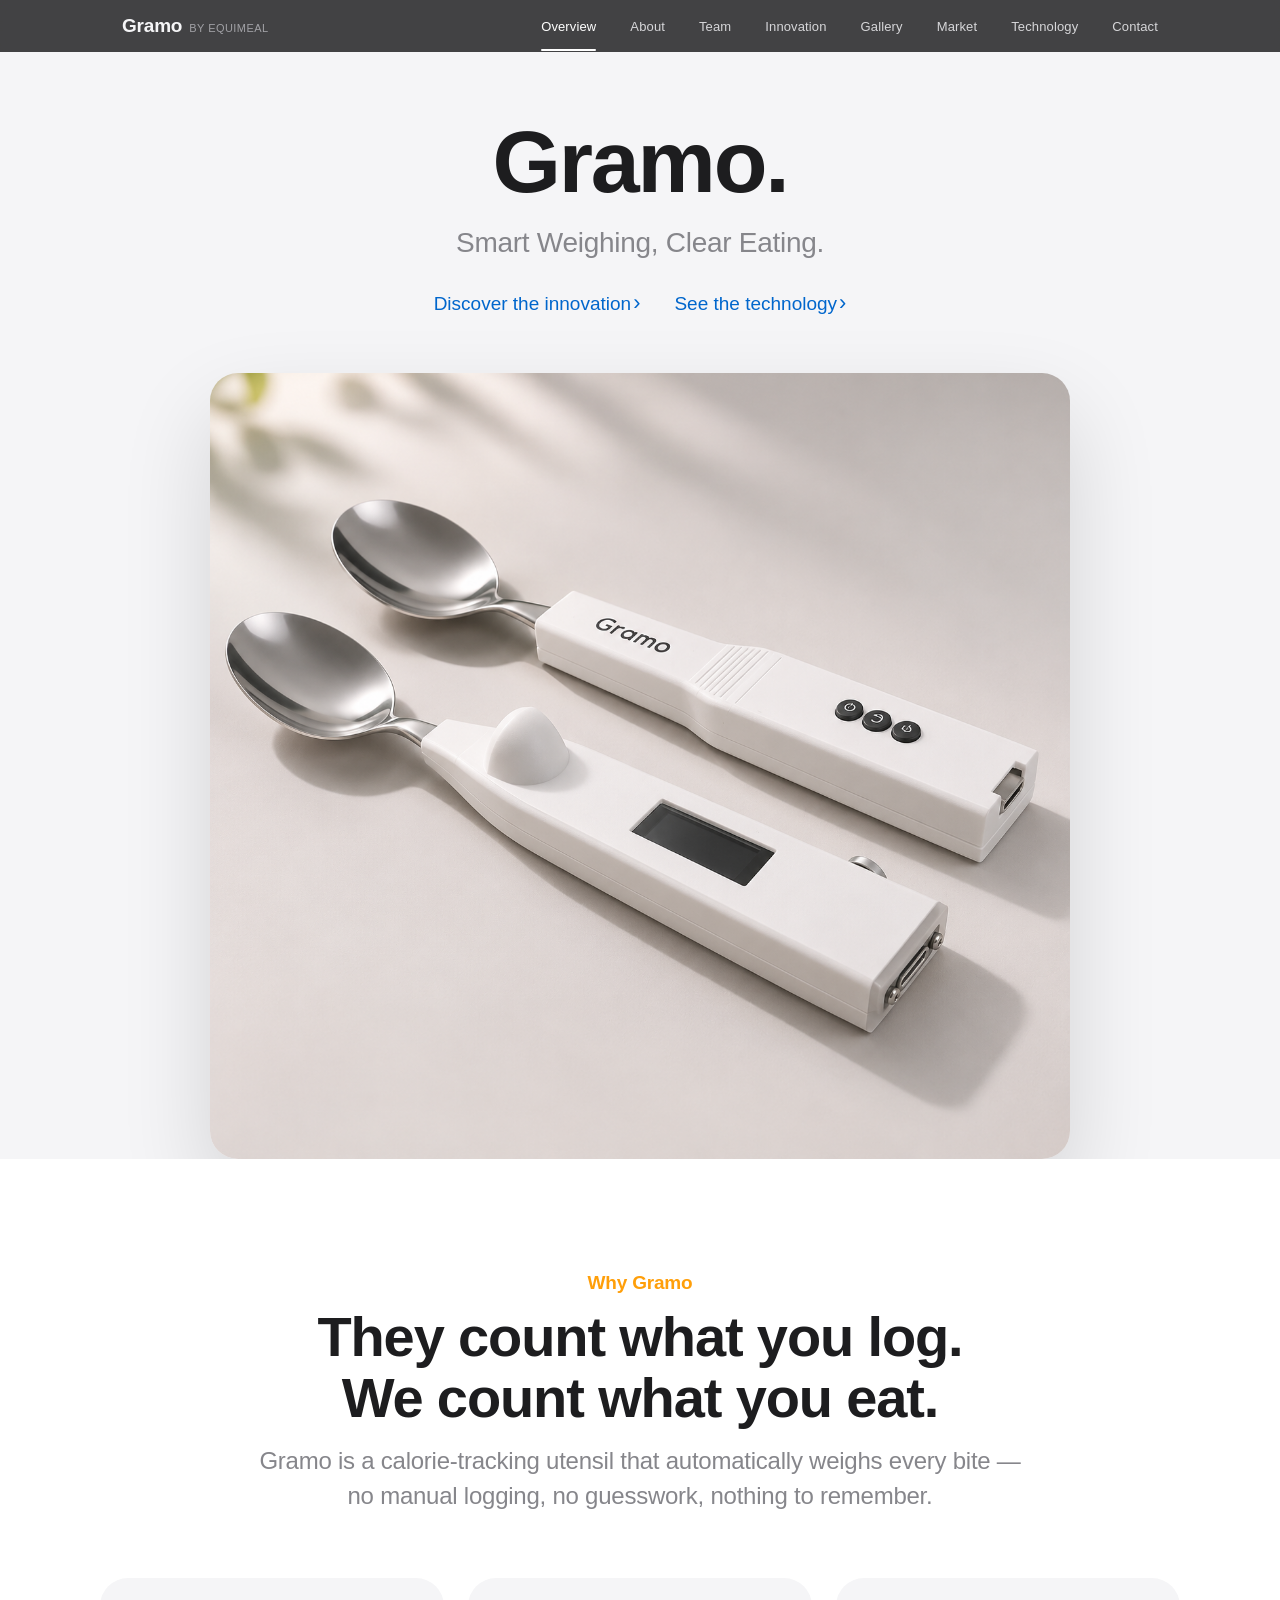
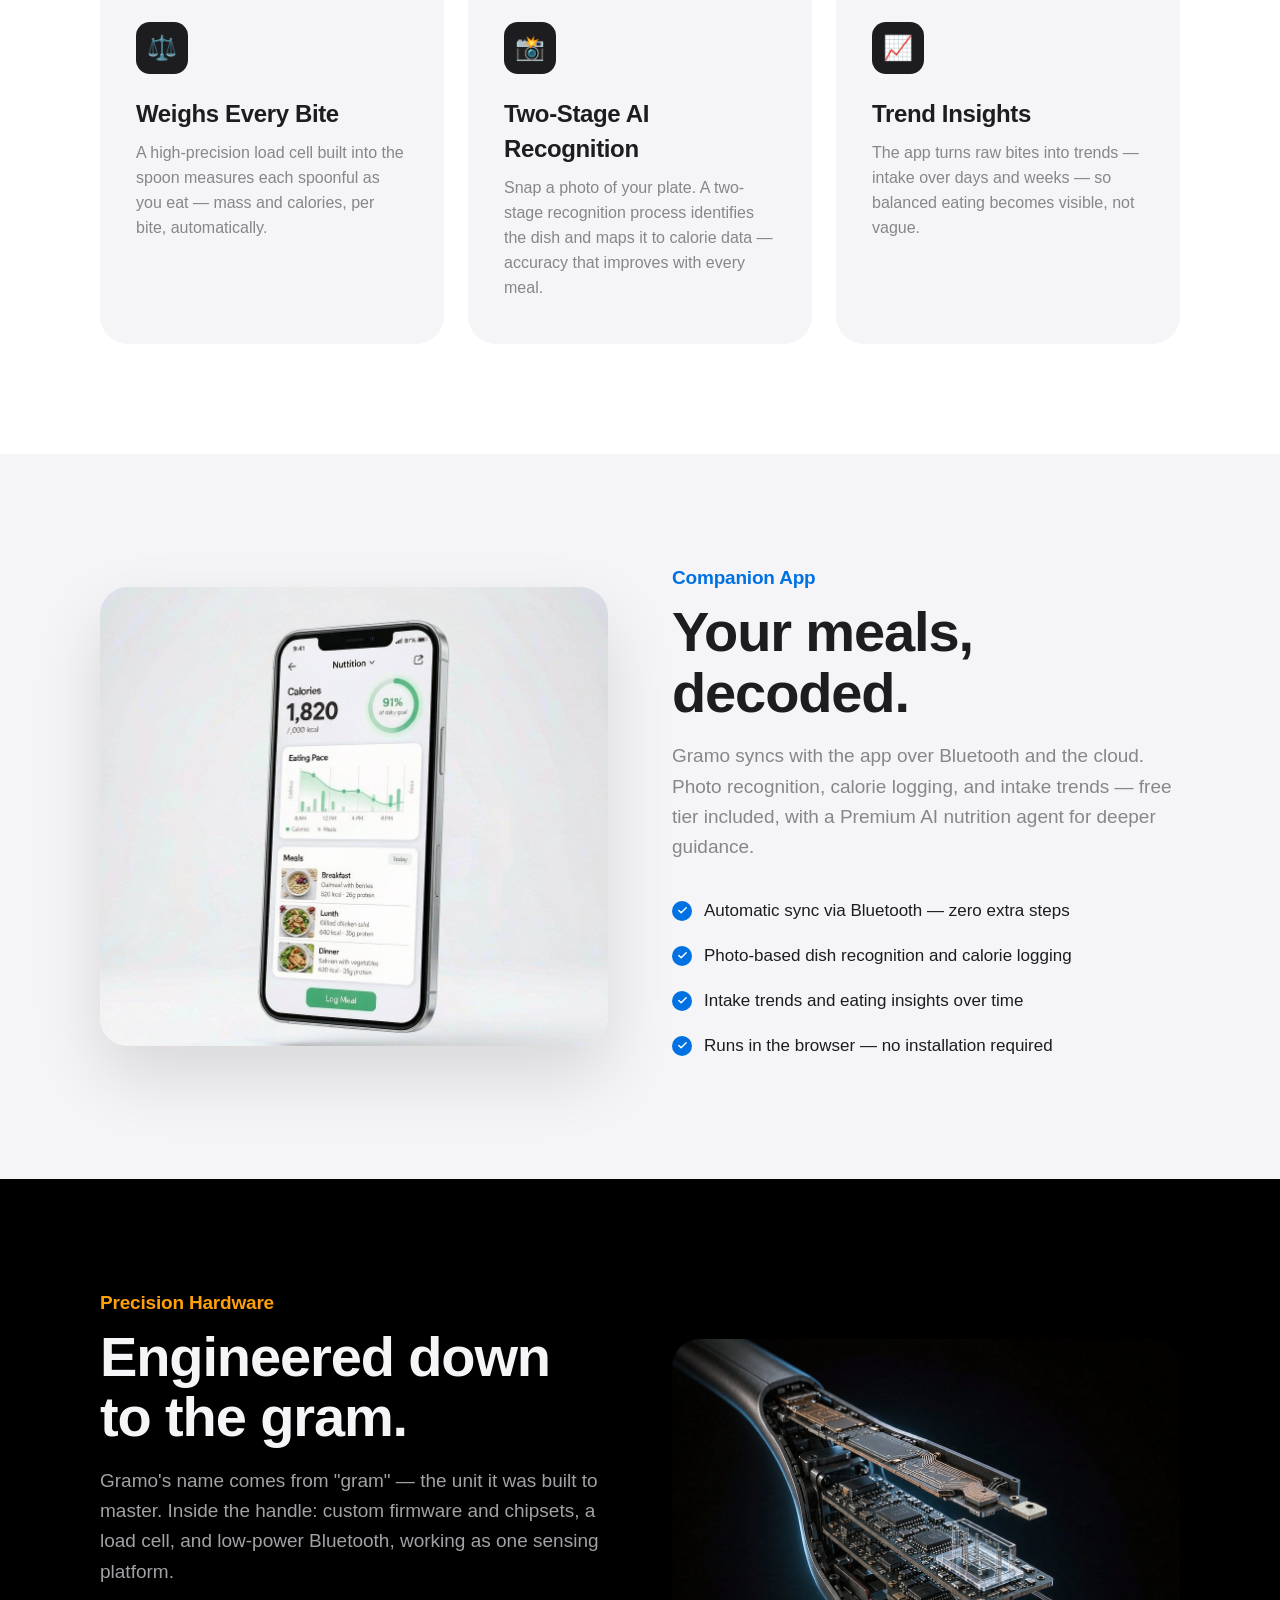
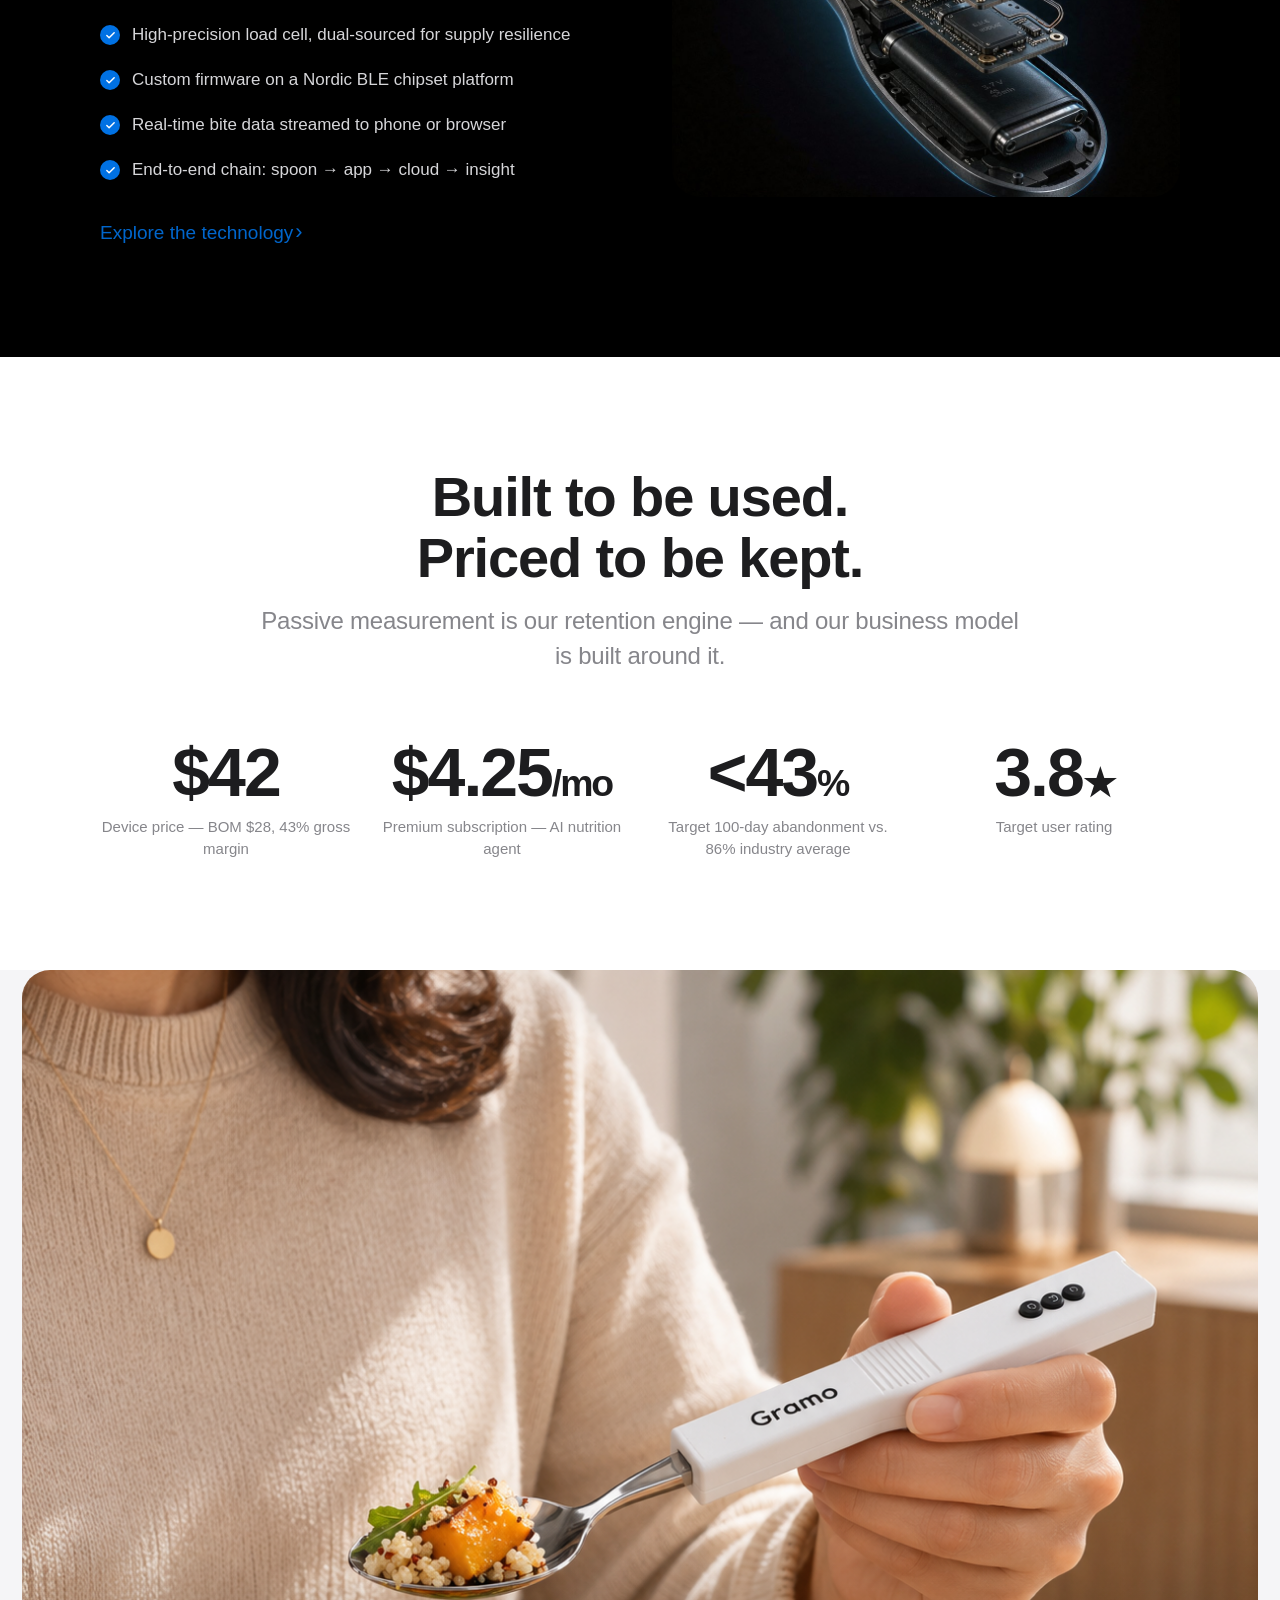
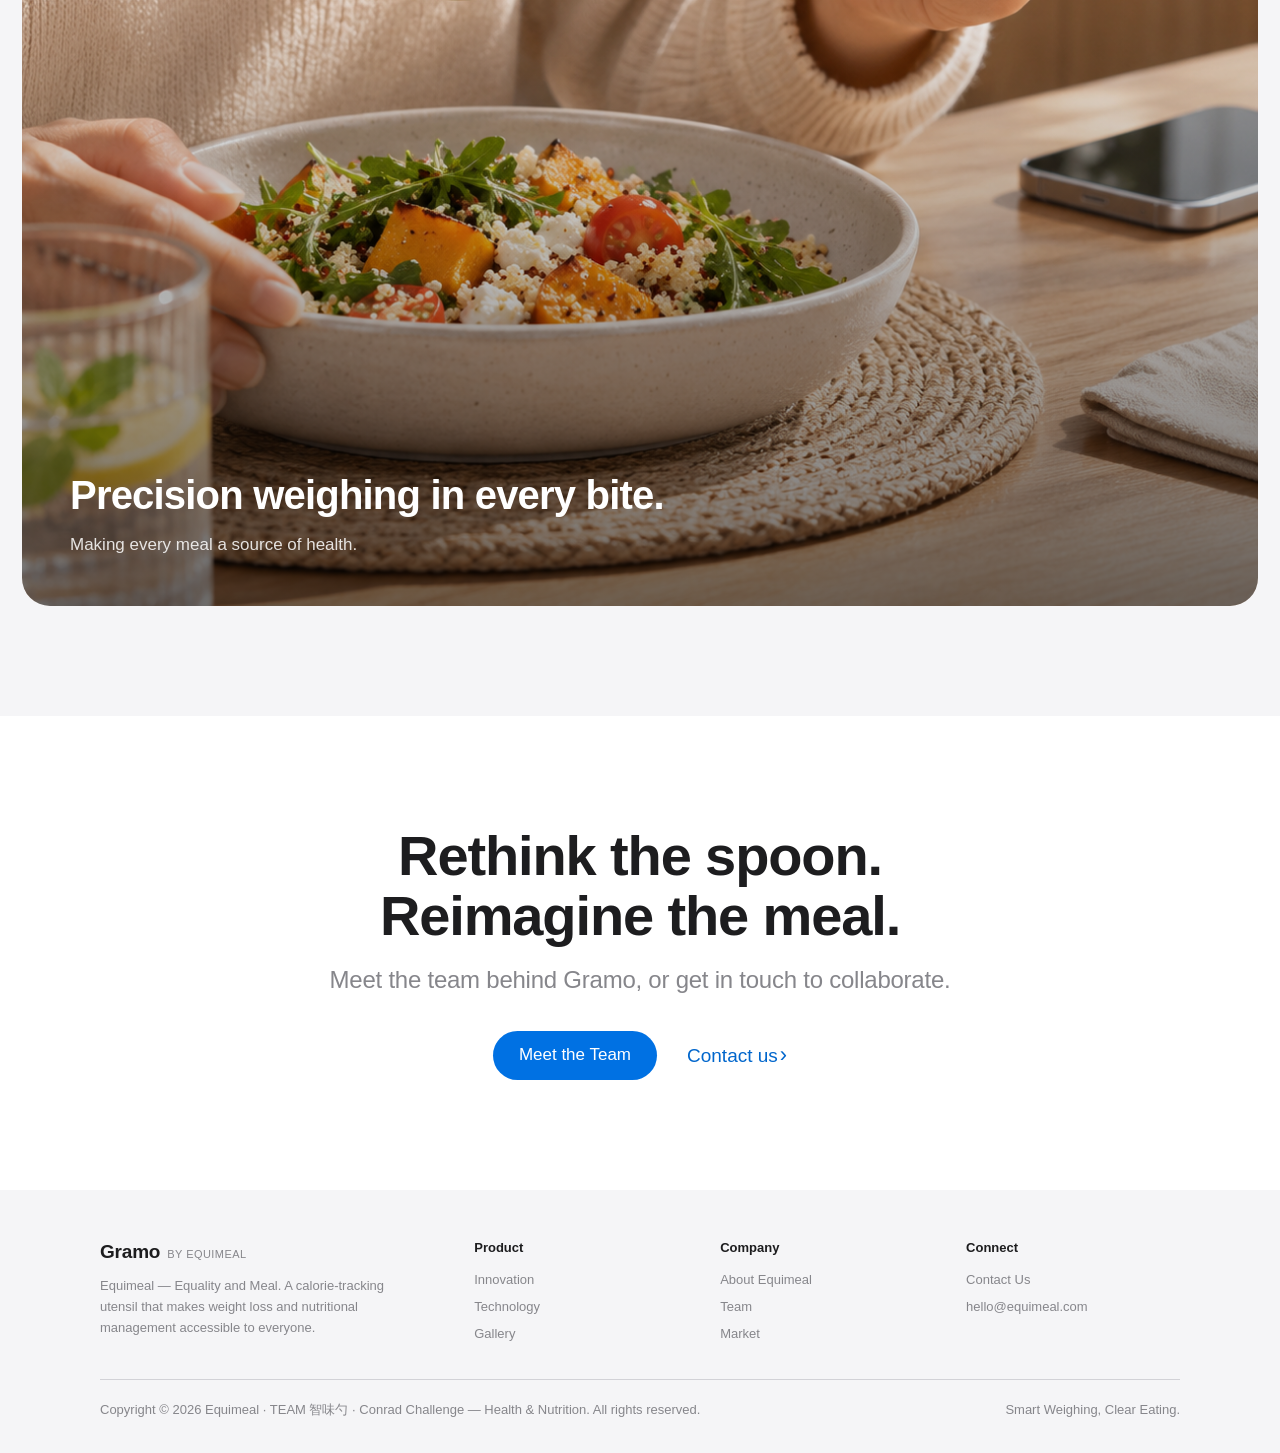
<file: index.html>
<!DOCTYPE html>
<html lang="en">
<head>
  <meta charset="UTF-8">
  <meta name="viewport" content="width=device-width, initial-scale=1.0">
  <meta name="description" content="Gramo by Equimeal — the smart spoon that automatically weighs every bite. Smart Weighing, Clear Eating.">
  <title>Gramo — Smart Weighing, Clear Eating. | Equimeal</title>
  <link rel="stylesheet" href="css/main.css">
</head>
<body>

  <!-- Navigation -->
  <nav class="navbar">
    <div class="nav-container">
      <a href="index.html" class="nav-logo">Gramo <small>by Equimeal</small></a>
      <ul class="nav-menu">
        <li><a href="index.html" class="nav-link active">Overview</a></li>
        <li><a href="about.html" class="nav-link">About</a></li>
        <li><a href="team.html" class="nav-link">Team</a></li>
        <li><a href="innovation.html" class="nav-link">Innovation</a></li>
        <li><a href="gallery.html" class="nav-link">Gallery</a></li>
        <li><a href="market.html" class="nav-link">Market</a></li>
        <li><a href="technology.html" class="nav-link">Technology</a></li>
        <li><a href="contact.html" class="nav-link">Contact</a></li>
      </ul>
      <button class="menu-toggle" aria-label="Menu"><span></span><span></span></button>
    </div>
  </nav>

  <!-- Hero -->
  <header class="hero anim">
    <h1 class="h-hero">Gramo.</h1>
    <p class="hero-tagline">Smart Weighing, Clear Eating.</p>
    <div class="hero-links">
      <a href="innovation.html" class="link-chevron">Discover the innovation</a>
      <a href="technology.html" class="link-chevron">See the technology</a>
    </div>
    <div class="hero-media">
      <img src="assets/hero-spoon.jpg" alt="Gramo smart spoon floating on a light studio background">
    </div>
  </header>

  <!-- Highlights -->
  <section class="section">
    <div class="container">
      <div class="section-head reveal">
        <p class="eyebrow">Why Gramo</p>
        <h2 class="h-section">They count what you log.<br>We count what you eat.</h2>
        <p class="h-sub">Gramo is a calorie-tracking utensil that automatically weighs every bite — no manual logging, no guesswork, nothing to remember.</p>
      </div>
      <div class="grid grid-3">
        <div class="card reveal">
          <div class="card-icon">⚖️</div>
          <h3>Weighs Every Bite</h3>
          <p>A high-precision load cell built into the spoon measures each spoonful as you eat — mass and calories, per bite, automatically.</p>
        </div>
        <div class="card reveal d1">
          <div class="card-icon">📸</div>
          <h3>Two-Stage AI Recognition</h3>
          <p>Snap a photo of your plate. A two-stage recognition process identifies the dish and maps it to calorie data — accuracy that improves with every meal.</p>
        </div>
        <div class="card reveal d2">
          <div class="card-icon">📈</div>
          <h3>Trend Insights</h3>
          <p>The app turns raw bites into trends — intake over days and weeks — so balanced eating becomes visible, not vague.</p>
        </div>
      </div>
    </div>
  </section>

  <!-- App split -->
  <section class="section gray">
    <div class="container">
      <div class="split">
        <div class="media reveal">
          <img src="assets/app-mockup.jpg" alt="Gramo companion app showing nutrition tracking">
        </div>
        <div class="copy reveal d1">
          <p class="eyebrow blue">Companion App</p>
          <h2 class="h-section">Your meals,<br>decoded.</h2>
          <p class="lede">Gramo syncs with the app over Bluetooth and the cloud. Photo recognition, calorie logging, and intake trends — free tier included, with a Premium AI nutrition agent for deeper guidance.</p>
          <ul class="check-list">
            <li>Automatic sync via Bluetooth — zero extra steps</li>
            <li>Photo-based dish recognition and calorie logging</li>
            <li>Intake trends and eating insights over time</li>
            <li>Runs in the browser — no installation required</li>
          </ul>
        </div>
      </div>
    </div>
  </section>

  <!-- Hardware split (dark) -->
  <section class="section dark">
    <div class="container">
      <div class="split">
        <div class="copy reveal">
          <p class="eyebrow">Precision Hardware</p>
          <h2 class="h-section">Engineered down<br>to the gram.</h2>
          <p class="lede">Gramo's name comes from "gram" — the unit it was built to master. Inside the handle: custom firmware and chipsets, a load cell, and low-power Bluetooth, working as one sensing platform.</p>
          <ul class="check-list">
            <li>High-precision load cell, dual-sourced for supply resilience</li>
            <li>Custom firmware on a Nordic BLE chipset platform</li>
            <li>Real-time bite data streamed to phone or browser</li>
            <li>End-to-end chain: spoon → app → cloud → insight</li>
          </ul>
          <p style="margin-top: 26px;"><a href="technology.html" class="link-chevron">Explore the technology</a></p>
        </div>
        <div class="media reveal d1">
          <img src="assets/tech-detail.jpg" alt="Exploded view of Gramo's internal sensors and electronics" style="border-radius: 28px;">
        </div>
      </div>
    </div>
  </section>

  <!-- Stats -->
  <section class="section">
    <div class="container">
      <div class="section-head reveal">
        <h2 class="h-section">Built to be used.<br>Priced to be kept.</h2>
        <p class="h-sub">Passive measurement is our retention engine — and our business model is built around it.</p>
      </div>
      <div class="stats">
        <div class="stat reveal">
          <div class="num">$<span class="counter" data-target="49">0</span></div>
          <p>Device price — BOM $28, 43% gross margin</p>
        </div>
        <div class="stat reveal d1">
          <div class="num">$<span class="counter" data-target="4.99">0</span><em>/mo</em></div>
          <p>Premium subscription — AI nutrition agent</p>
        </div>
        <div class="stat reveal d2">
          <div class="num">&lt;<span class="counter" data-target="50">0</span><em>%</em></div>
          <p>Target 100-day abandonment vs. 86% industry average</p>
        </div>
        <div class="stat reveal d3">
          <div class="num"><span class="counter" data-target="4.5">0</span><em>★</em></div>
          <p>Target user rating</p>
        </div>
      </div>
    </div>
  </section>

  <!-- Lifestyle banner -->
  <section class="section gray" style="padding-top: 0;">
    <div class="container wide">
      <div class="banner reveal">
        <img src="assets/lifestyle.jpg" alt="A person mindfully enjoying a healthy meal with Gramo">
        <div class="caption">
          <h3>Precision weighing in every bite.</h3>
          <p>Making every meal a source of health.</p>
        </div>
      </div>
    </div>
  </section>

  <!-- CTA -->
  <section class="section">
    <div class="container cta reveal">
      <h2 class="h-section">Rethink the spoon.<br>Reimagine the meal.</h2>
      <p class="h-sub">Meet the team behind Gramo, or get in touch to collaborate.</p>
      <div class="row">
        <a href="team.html" class="btn btn-primary">Meet the Team</a>
        <a href="contact.html" class="link-chevron">Contact us</a>
      </div>
    </div>
  </section>

  <!-- Footer -->
  <footer class="footer">
    <div class="container">
      <div class="footer-grid">
        <div class="footer-brand">
          <a href="index.html" class="nav-logo">Gramo <small>by Equimeal</small></a>
          <p>Equimeal — Equality and Meal. A calorie-tracking utensil that makes weight loss and nutritional management accessible to everyone.</p>
        </div>
        <div>
          <h4>Product</h4>
          <ul class="footer-links">
            <li><a href="innovation.html">Innovation</a></li>
            <li><a href="technology.html">Technology</a></li>
            <li><a href="gallery.html">Gallery</a></li>
          </ul>
        </div>
        <div>
          <h4>Company</h4>
          <ul class="footer-links">
            <li><a href="about.html">About Equimeal</a></li>
            <li><a href="team.html">Team</a></li>
            <li><a href="market.html">Market</a></li>
          </ul>
        </div>
        <div>
          <h4>Connect</h4>
          <ul class="footer-links">
            <li><a href="contact.html">Contact Us</a></li>
            <li><a href="mailto:hello@equimeal.com">hello@equimeal.com</a></li>
          </ul>
        </div>
      </div>
      <div class="footer-bottom">
        <span>Copyright © 2026 Equimeal · TEAM 智味勺 · Conrad Challenge — Health &amp; Nutrition. All rights reserved.</span>
        <span>Smart Weighing, Clear Eating.</span>
      </div>
    </div>
  </footer>

  <script src="js/main.js"></script>
</body>
</html>
</file>
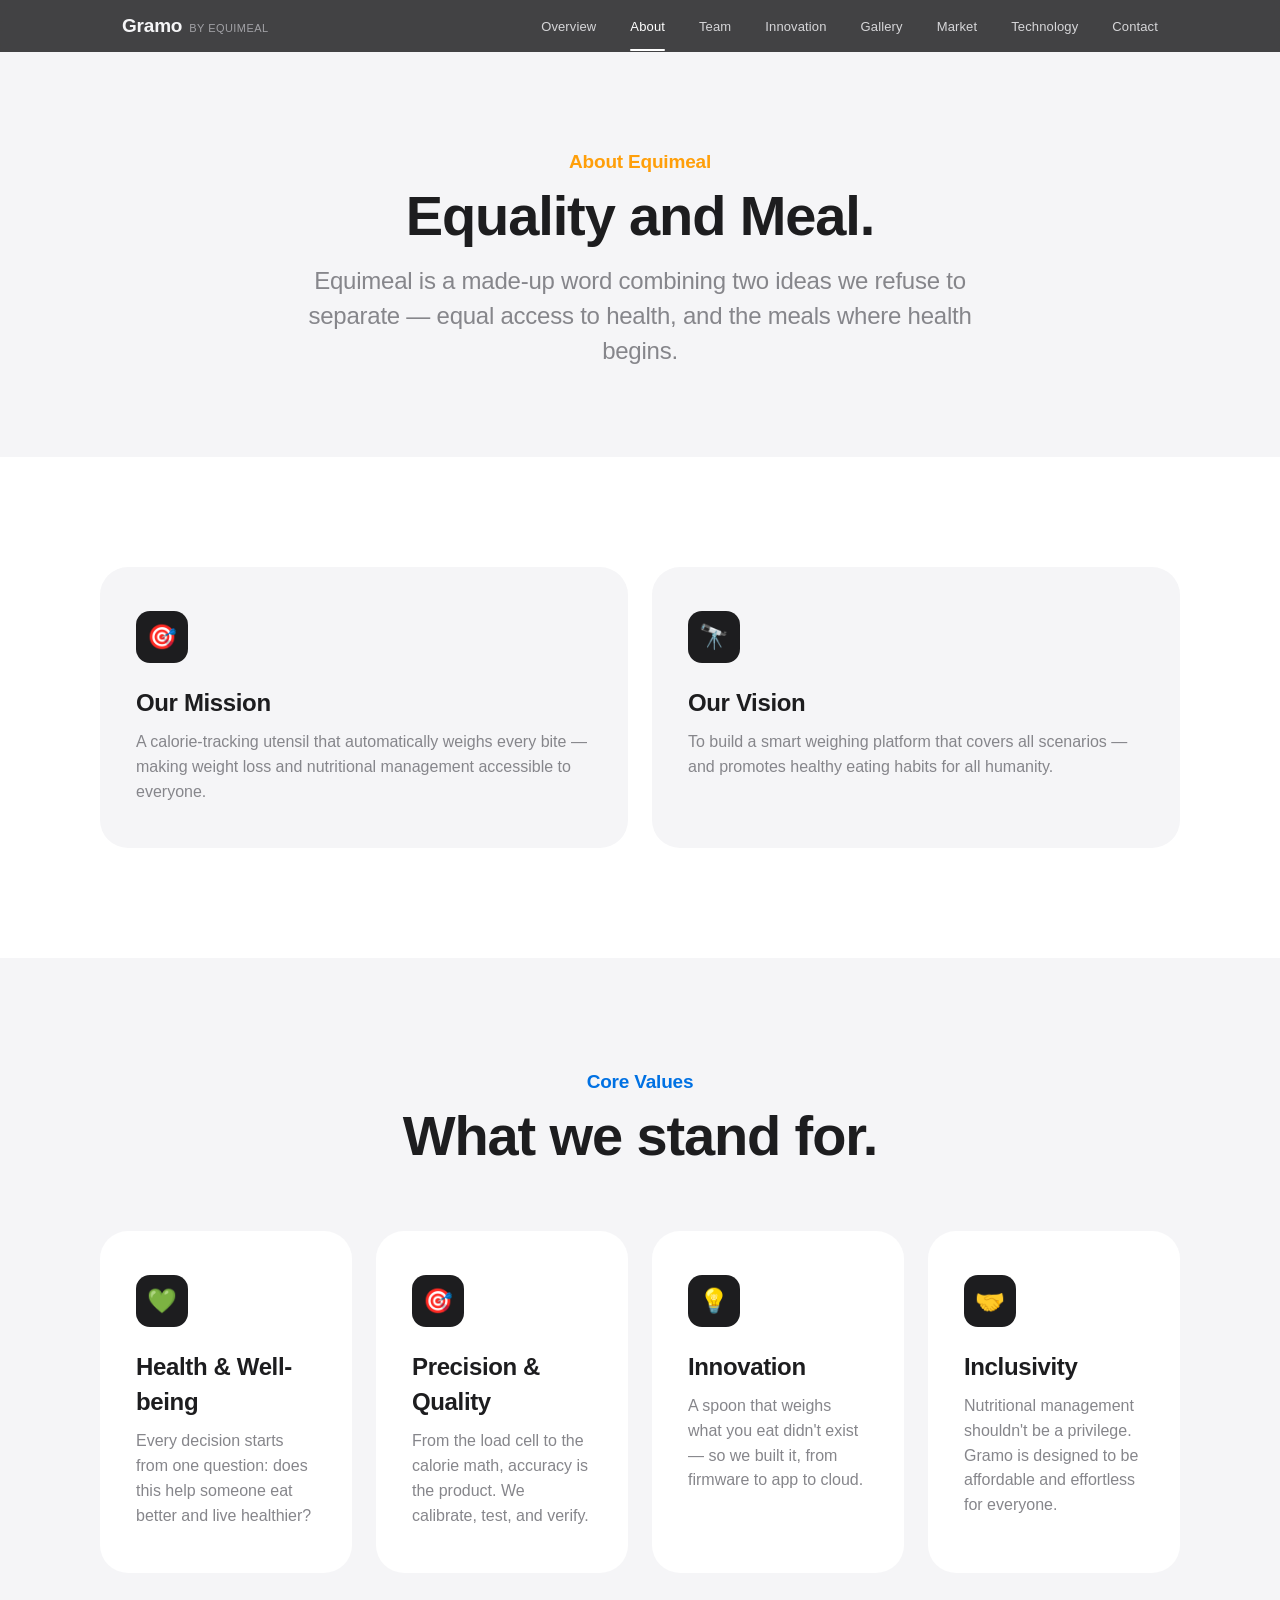
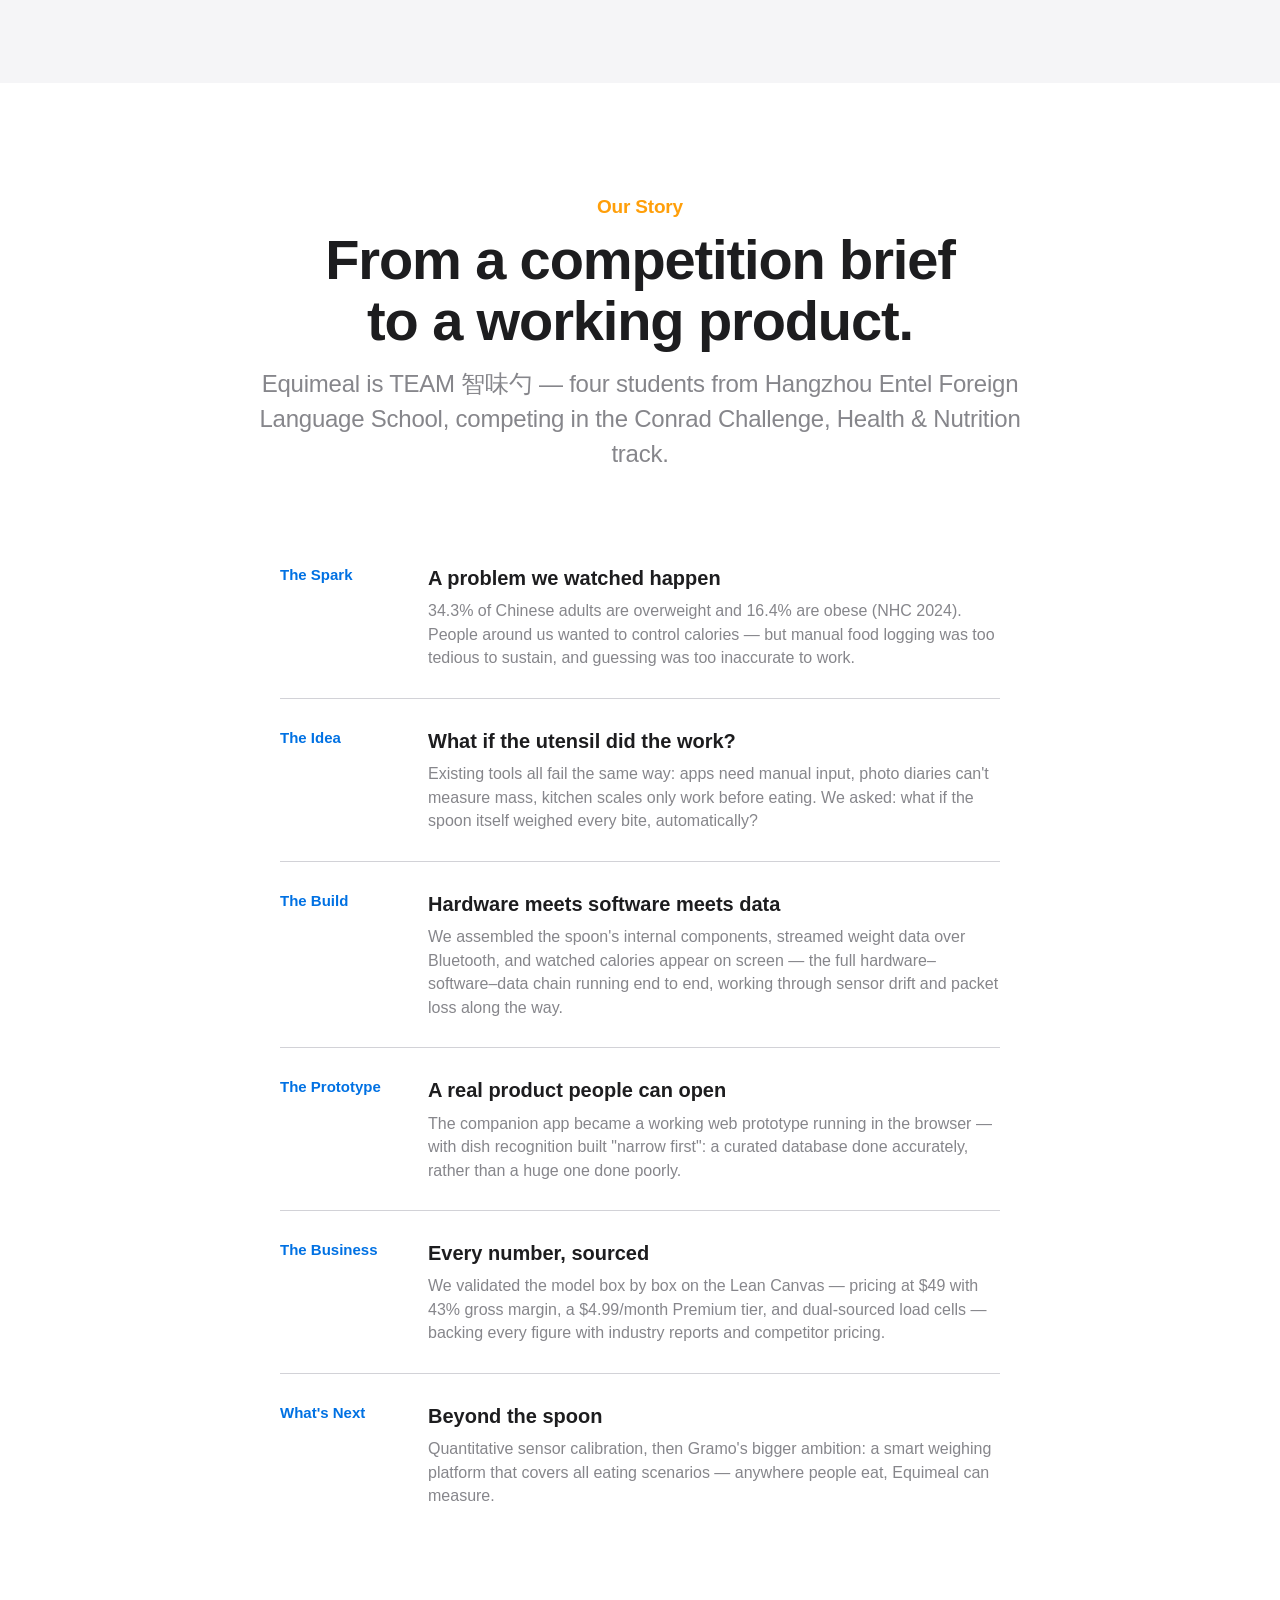
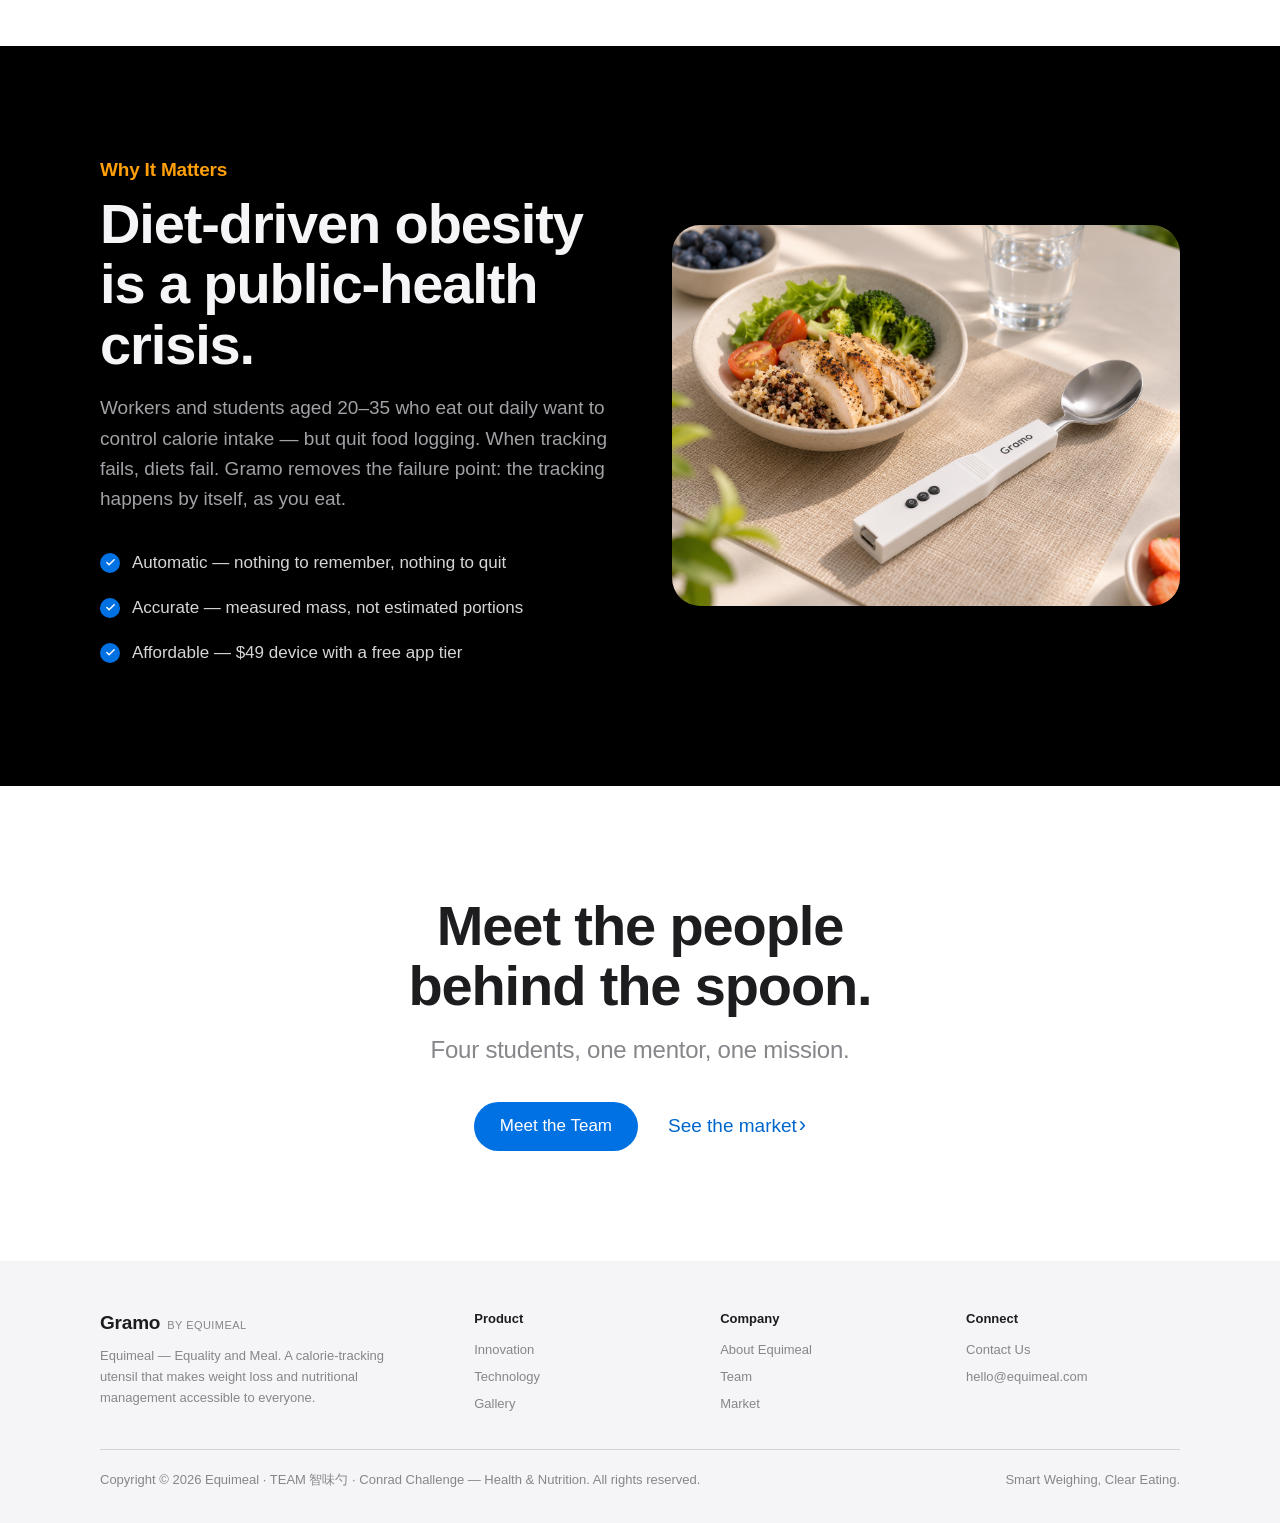
<file: about.html>
<!DOCTYPE html>
<html lang="en">
<head>
  <meta charset="UTF-8">
  <meta name="viewport" content="width=device-width, initial-scale=1.0">
  <meta name="description" content="About Equimeal — Equality and Meal. Our mission, vision, values, and the story behind Gramo, the smart weighing spoon.">
  <title>About — Equimeal</title>
  <link rel="stylesheet" href="css/main.css">
</head>
<body>

  <nav class="navbar">
    <div class="nav-container">
      <a href="index.html" class="nav-logo">Gramo <small>by Equimeal</small></a>
      <ul class="nav-menu">
        <li><a href="index.html" class="nav-link">Overview</a></li>
        <li><a href="about.html" class="nav-link active">About</a></li>
        <li><a href="team.html" class="nav-link">Team</a></li>
        <li><a href="innovation.html" class="nav-link">Innovation</a></li>
        <li><a href="gallery.html" class="nav-link">Gallery</a></li>
        <li><a href="market.html" class="nav-link">Market</a></li>
        <li><a href="technology.html" class="nav-link">Technology</a></li>
        <li><a href="contact.html" class="nav-link">Contact</a></li>
      </ul>
      <button class="menu-toggle" aria-label="Menu"><span></span><span></span></button>
    </div>
  </nav>

  <header class="page-hero">
    <p class="eyebrow">About Equimeal</p>
    <h1 class="h-section">Equality and Meal.</h1>
    <p class="h-sub">Equimeal is a made-up word combining two ideas we refuse to separate — equal access to health, and the meals where health begins.</p>
  </header>

  <!-- Mission & Vision -->
  <section class="section">
    <div class="container">
      <div class="grid grid-2">
        <div class="card reveal">
          <div class="card-icon">🎯</div>
          <h3>Our Mission</h3>
          <p>A calorie-tracking utensil that automatically weighs every bite — making weight loss and nutritional management accessible to everyone.</p>
        </div>
        <div class="card reveal d1">
          <div class="card-icon">🔭</div>
          <h3>Our Vision</h3>
          <p>To build a smart weighing platform that covers all scenarios — and promotes healthy eating habits for all humanity.</p>
        </div>
      </div>
    </div>
  </section>

  <!-- Values -->
  <section class="section gray">
    <div class="container">
      <div class="section-head reveal">
        <p class="eyebrow blue">Core Values</p>
        <h2 class="h-section">What we stand for.</h2>
      </div>
      <div class="grid grid-4">
        <div class="card reveal">
          <div class="card-icon">💚</div>
          <h3>Health &amp; Well-being</h3>
          <p>Every decision starts from one question: does this help someone eat better and live healthier?</p>
        </div>
        <div class="card reveal d1">
          <div class="card-icon">🎯</div>
          <h3>Precision &amp; Quality</h3>
          <p>From the load cell to the calorie math, accuracy is the product. We calibrate, test, and verify.</p>
        </div>
        <div class="card reveal d2">
          <div class="card-icon">💡</div>
          <h3>Innovation</h3>
          <p>A spoon that weighs what you eat didn't exist — so we built it, from firmware to app to cloud.</p>
        </div>
        <div class="card reveal d3">
          <div class="card-icon">🤝</div>
          <h3>Inclusivity</h3>
          <p>Nutritional management shouldn't be a privilege. Gramo is designed to be affordable and effortless for everyone.</p>
        </div>
      </div>
    </div>
  </section>

  <!-- Story timeline -->
  <section class="section">
    <div class="container">
      <div class="section-head reveal">
        <p class="eyebrow">Our Story</p>
        <h2 class="h-section">From a competition brief<br>to a working product.</h2>
        <p class="h-sub">Equimeal is TEAM 智味勺 — four students from Hangzhou Entel Foreign Language School, competing in the Conrad Challenge, Health &amp; Nutrition track.</p>
      </div>
      <div class="timeline">
        <div class="t-item reveal">
          <div class="t-date">The Spark</div>
          <div>
            <h4>A problem we watched happen</h4>
            <p>34.3% of Chinese adults are overweight and 16.4% are obese (NHC 2024). People around us wanted to control calories — but manual food logging was too tedious to sustain, and guessing was too inaccurate to work.</p>
          </div>
        </div>
        <div class="t-item reveal">
          <div class="t-date">The Idea</div>
          <div>
            <h4>What if the utensil did the work?</h4>
            <p>Existing tools all fail the same way: apps need manual input, photo diaries can't measure mass, kitchen scales only work before eating. We asked: what if the spoon itself weighed every bite, automatically?</p>
          </div>
        </div>
        <div class="t-item reveal">
          <div class="t-date">The Build</div>
          <div>
            <h4>Hardware meets software meets data</h4>
            <p>We assembled the spoon's internal components, streamed weight data over Bluetooth, and watched calories appear on screen — the full hardware–software–data chain running end to end, working through sensor drift and packet loss along the way.</p>
          </div>
        </div>
        <div class="t-item reveal">
          <div class="t-date">The Prototype</div>
          <div>
            <h4>A real product people can open</h4>
            <p>The companion app became a working web prototype running in the browser — with dish recognition built "narrow first": a curated database done accurately, rather than a huge one done poorly.</p>
          </div>
        </div>
        <div class="t-item reveal">
          <div class="t-date">The Business</div>
          <div>
            <h4>Every number, sourced</h4>
            <p>We validated the model box by box on the Lean Canvas — pricing at $49 with 43% gross margin, a $4.99/month Premium tier, and dual-sourced load cells — backing every figure with industry reports and competitor pricing.</p>
          </div>
        </div>
        <div class="t-item reveal">
          <div class="t-date">What's Next</div>
          <div>
            <h4>Beyond the spoon</h4>
            <p>Quantitative sensor calibration, then Gramo's bigger ambition: a smart weighing platform that covers all eating scenarios — anywhere people eat, Equimeal can measure.</p>
          </div>
        </div>
      </div>
    </div>
  </section>

  <!-- Impact -->
  <section class="section dark">
    <div class="container">
      <div class="split">
        <div class="copy reveal">
          <p class="eyebrow">Why It Matters</p>
          <h2 class="h-section">Diet-driven obesity is a public-health crisis.</h2>
          <p class="lede">Workers and students aged 20–35 who eat out daily want to control calorie intake — but quit food logging. When tracking fails, diets fail. Gramo removes the failure point: the tracking happens by itself, as you eat.</p>
          <ul class="check-list">
            <li>Automatic — nothing to remember, nothing to quit</li>
            <li>Accurate — measured mass, not estimated portions</li>
            <li>Affordable — $49 device with a free app tier</li>
          </ul>
        </div>
        <div class="media reveal d1">
          <img src="assets/meal-flatlay.jpg" alt="A balanced healthy meal with the Gramo spoon" style="border-radius: 28px;">
        </div>
      </div>
    </div>
  </section>

  <!-- CTA -->
  <section class="section">
    <div class="container cta reveal">
      <h2 class="h-section">Meet the people<br>behind the spoon.</h2>
      <p class="h-sub">Four students, one mentor, one mission.</p>
      <div class="row">
        <a href="team.html" class="btn btn-primary">Meet the Team</a>
        <a href="market.html" class="link-chevron">See the market</a>
      </div>
    </div>
  </section>

  <footer class="footer">
    <div class="container">
      <div class="footer-grid">
        <div class="footer-brand">
          <a href="index.html" class="nav-logo">Gramo <small>by Equimeal</small></a>
          <p>Equimeal — Equality and Meal. A calorie-tracking utensil that makes weight loss and nutritional management accessible to everyone.</p>
        </div>
        <div>
          <h4>Product</h4>
          <ul class="footer-links">
            <li><a href="innovation.html">Innovation</a></li>
            <li><a href="technology.html">Technology</a></li>
            <li><a href="gallery.html">Gallery</a></li>
          </ul>
        </div>
        <div>
          <h4>Company</h4>
          <ul class="footer-links">
            <li><a href="about.html">About Equimeal</a></li>
            <li><a href="team.html">Team</a></li>
            <li><a href="market.html">Market</a></li>
          </ul>
        </div>
        <div>
          <h4>Connect</h4>
          <ul class="footer-links">
            <li><a href="contact.html">Contact Us</a></li>
            <li><a href="mailto:hello@equimeal.com">hello@equimeal.com</a></li>
          </ul>
        </div>
      </div>
      <div class="footer-bottom">
        <span>Copyright © 2026 Equimeal · TEAM 智味勺 · Conrad Challenge — Health &amp; Nutrition. All rights reserved.</span>
        <span>Smart Weighing, Clear Eating.</span>
      </div>
    </div>
  </footer>

  <script src="js/main.js"></script>
</body>
</html>
</file>
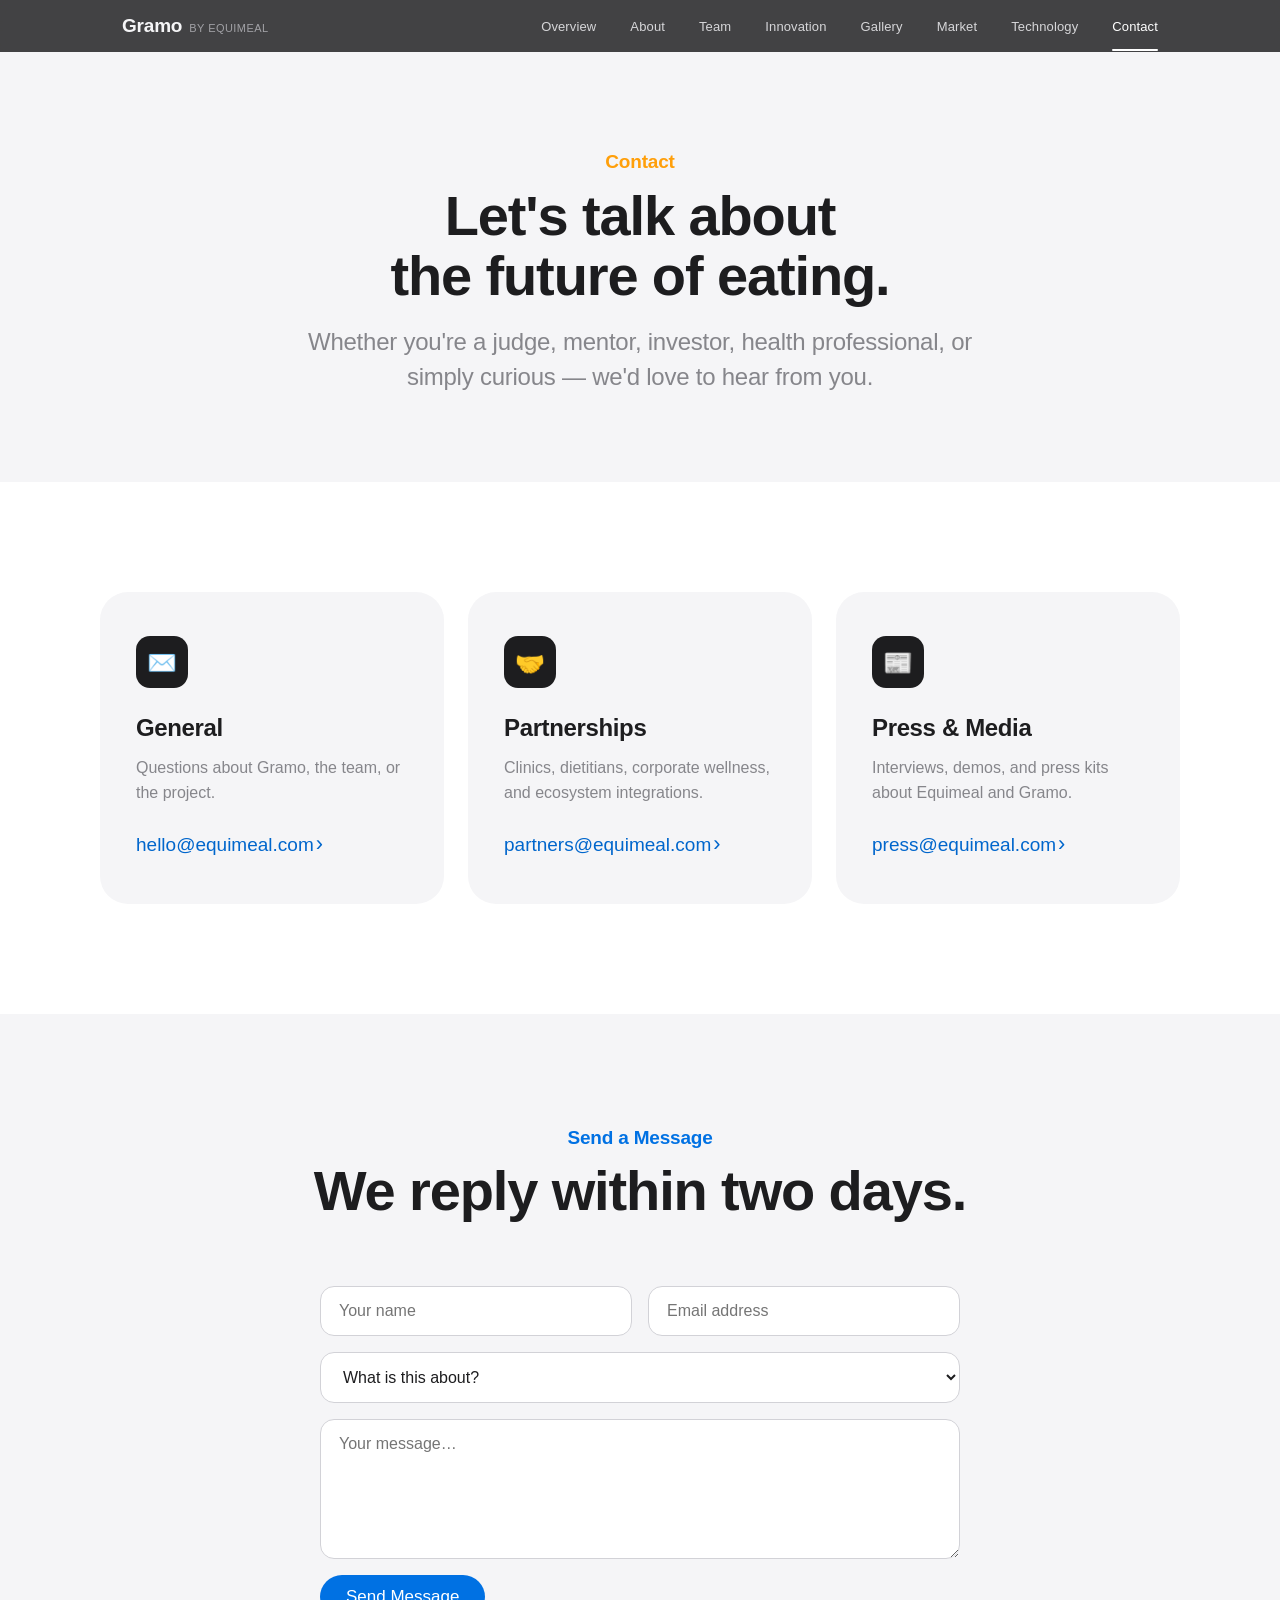
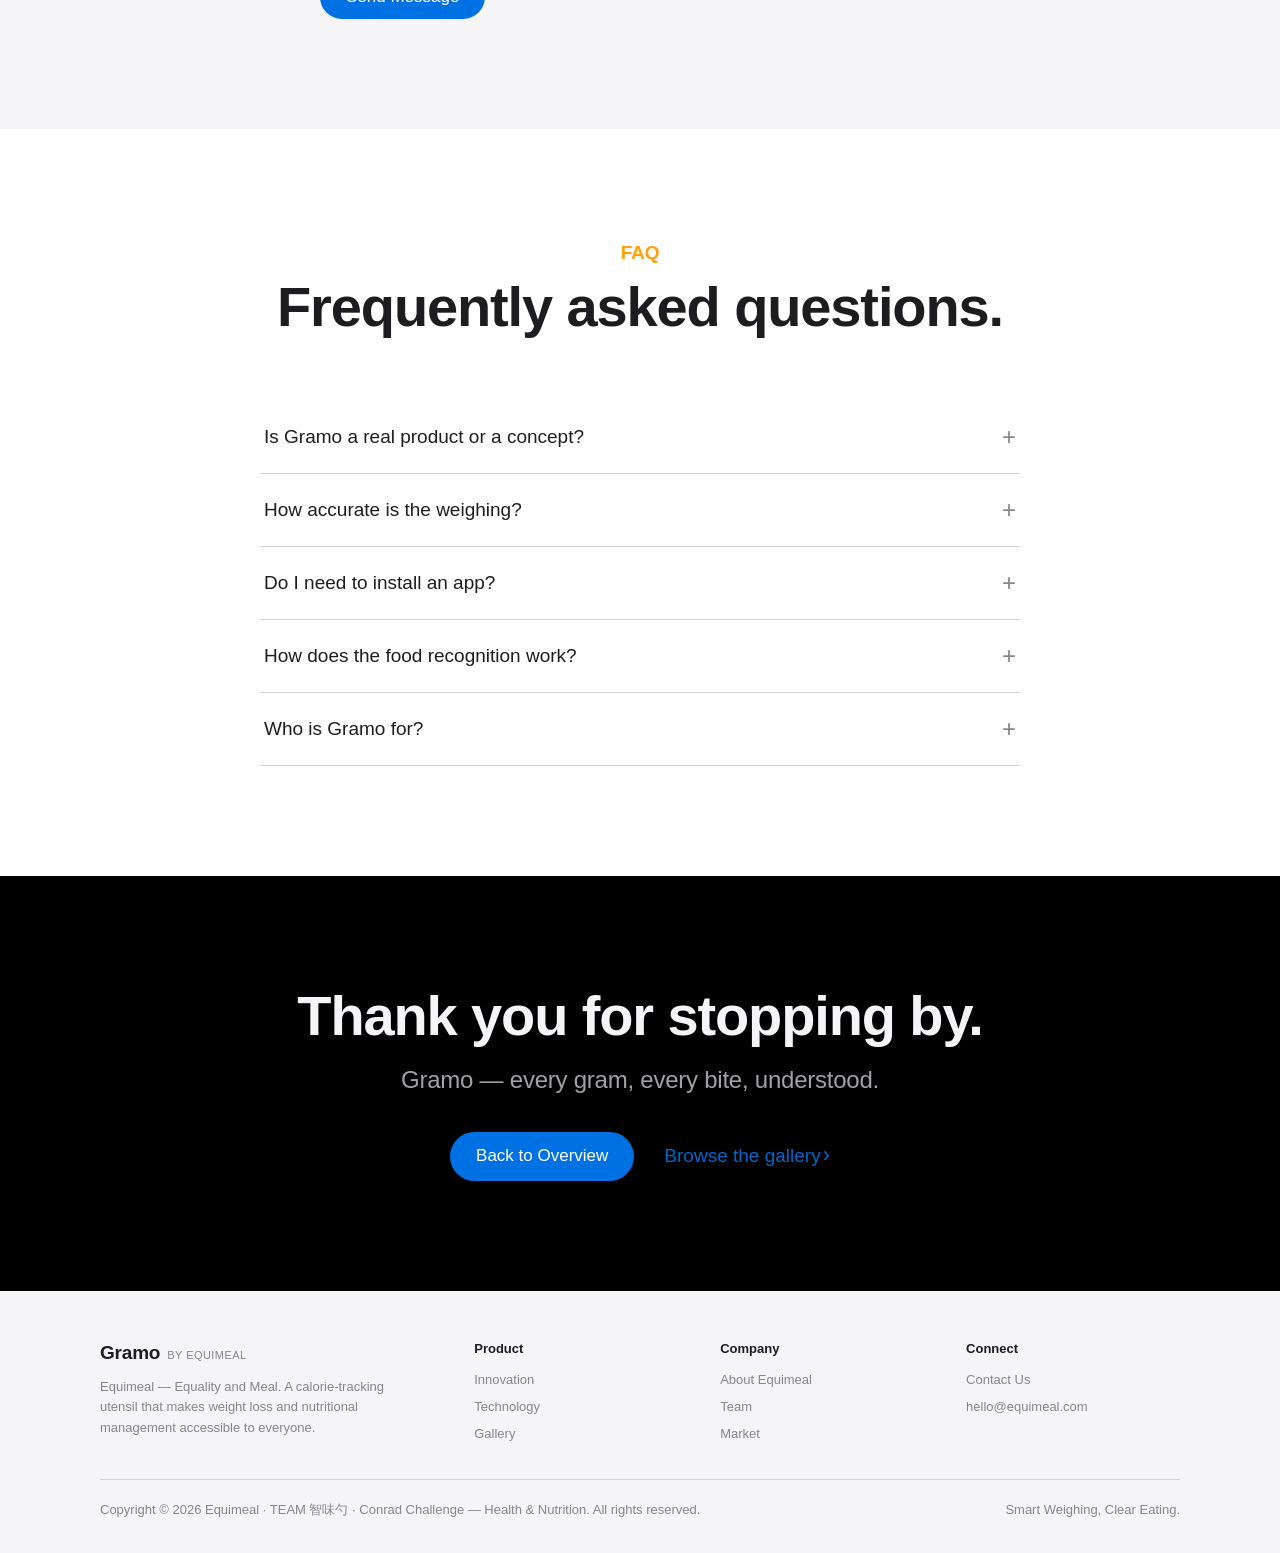
<file: contact.html>
<!DOCTYPE html>
<html lang="en">
<head>
  <meta charset="UTF-8">
  <meta name="viewport" content="width=device-width, initial-scale=1.0">
  <meta name="description" content="Contact Equimeal — partnerships, investment, press, or just a conversation about mindful eating technology.">
  <title>Contact — Equimeal</title>
  <link rel="stylesheet" href="css/main.css">
</head>
<body>

  <nav class="navbar">
    <div class="nav-container">
      <a href="index.html" class="nav-logo">Gramo <small>by Equimeal</small></a>
      <ul class="nav-menu">
        <li><a href="index.html" class="nav-link">Overview</a></li>
        <li><a href="about.html" class="nav-link">About</a></li>
        <li><a href="team.html" class="nav-link">Team</a></li>
        <li><a href="innovation.html" class="nav-link">Innovation</a></li>
        <li><a href="gallery.html" class="nav-link">Gallery</a></li>
        <li><a href="market.html" class="nav-link">Market</a></li>
        <li><a href="technology.html" class="nav-link">Technology</a></li>
        <li><a href="contact.html" class="nav-link active">Contact</a></li>
      </ul>
      <button class="menu-toggle" aria-label="Menu"><span></span><span></span></button>
    </div>
  </nav>

  <header class="page-hero">
    <p class="eyebrow">Contact</p>
    <h1 class="h-section">Let's talk about<br>the future of eating.</h1>
    <p class="h-sub">Whether you're a judge, mentor, investor, health professional, or simply curious — we'd love to hear from you.</p>
  </header>

  <!-- Contact channels -->
  <section class="section">
    <div class="container">
      <div class="grid grid-3">
        <div class="card reveal">
          <div class="card-icon">✉️</div>
          <h3>General</h3>
          <p>Questions about Gramo, the team, or the project.<br><br><a class="link-chevron" href="mailto:hello@equimeal.com">hello@equimeal.com</a></p>
        </div>
        <div class="card reveal d1">
          <div class="card-icon">🤝</div>
          <h3>Partnerships</h3>
          <p>Clinics, dietitians, corporate wellness, and ecosystem integrations.<br><br><a class="link-chevron" href="mailto:partners@equimeal.com">partners@equimeal.com</a></p>
        </div>
        <div class="card reveal d2">
          <div class="card-icon">📰</div>
          <h3>Press & Media</h3>
          <p>Interviews, demos, and press kits about Equimeal and Gramo.<br><br><a class="link-chevron" href="mailto:press@equimeal.com">press@equimeal.com</a></p>
        </div>
      </div>
    </div>
  </section>

  <!-- Form -->
  <section class="section gray">
    <div class="container">
      <div class="section-head reveal">
        <p class="eyebrow blue">Send a Message</p>
        <h2 class="h-section">We reply within two days.</h2>
      </div>
      <form class="form reveal">
        <div class="row">
          <input type="text" name="name" placeholder="Your name" required>
          <input type="email" name="email" placeholder="Email address" required>
        </div>
        <select name="topic" required>
          <option value="" disabled selected>What is this about?</option>
          <option>General question</option>
          <option>Competition / judging</option>
          <option>Partnership</option>
          <option>Investment</option>
          <option>Press & media</option>
        </select>
        <textarea name="message" placeholder="Your message…" required></textarea>
        <button type="submit" class="btn btn-primary">Send Message</button>
      </form>
    </div>
  </section>

  <!-- FAQ -->
  <section class="section">
    <div class="container">
      <div class="section-head reveal">
        <p class="eyebrow">FAQ</p>
        <h2 class="h-section">Frequently asked questions.</h2>
      </div>
      <div class="faq">
        <div class="faq-item reveal">
          <button class="faq-q">Is Gramo a real product or a concept?<span class="fx">+</span></button>
          <div class="faq-a"><p>Gramo is a working prototype: assembled sensing hardware, a live Bluetooth data pipeline, and a publicly deployed companion web app with AI dish recognition — the full hardware–software–data chain demonstrated end to end.</p></div>
        </div>
        <div class="faq-item reveal">
          <button class="faq-q">How accurate is the weighing?<span class="fx">+</span></button>
          <div class="faq-a"><p>Gramo uses a high-precision load cell, and quantitative calibration is our current engineering focus — we're replacing "feels accurate" with measured error numbers before publishing any accuracy figure.</p></div>
        </div>
        <div class="faq-item reveal">
          <button class="faq-q">Do I need to install an app?<span class="fx">+</span></button>
          <div class="faq-a"><p>No. The companion experience runs in the browser using Web Bluetooth — open the page, connect, and start tracking. A native app is on the roadmap.</p></div>
        </div>
        <div class="faq-item reveal">
          <button class="faq-q">How does the food recognition work?<span class="fx">+</span></button>
          <div class="faq-a"><p>You take a photo of your plate; a two-stage AI process identifies the dish and returns calorie estimates. We deliberately started with a curated database at high accuracy, and expand it as recognition improves.</p></div>
        </div>
        <div class="faq-item reveal">
          <button class="faq-q">Who is Gramo for?<span class="fx">+</span></button>
          <div class="faq-a"><p>Our two core segments are weight-management adults and nutrition-focused older adults. Early adopters include calorie-app veterans (MyFitnessPal reports 30M+ active users) and dietitians or weight-management clinics that need verified intake data.</p></div>
        </div>
      </div>
    </div>
  </section>

  <!-- CTA -->
  <section class="section dark">
    <div class="container cta reveal">
      <h2 class="h-section">Thank you for stopping by.</h2>
      <p class="h-sub" style="color: #a1a1a6;">Gramo — every gram, every bite, understood.</p>
      <div class="row">
        <a href="index.html" class="btn btn-primary">Back to Overview</a>
        <a href="gallery.html" class="link-chevron">Browse the gallery</a>
      </div>
    </div>
  </section>

  <footer class="footer">
    <div class="container">
      <div class="footer-grid">
        <div class="footer-brand">
          <a href="index.html" class="nav-logo">Gramo <small>by Equimeal</small></a>
          <p>Equimeal — Equality and Meal. A calorie-tracking utensil that makes weight loss and nutritional management accessible to everyone.</p>
        </div>
        <div>
          <h4>Product</h4>
          <ul class="footer-links">
            <li><a href="innovation.html">Innovation</a></li>
            <li><a href="technology.html">Technology</a></li>
            <li><a href="gallery.html">Gallery</a></li>
          </ul>
        </div>
        <div>
          <h4>Company</h4>
          <ul class="footer-links">
            <li><a href="about.html">About Equimeal</a></li>
            <li><a href="team.html">Team</a></li>
            <li><a href="market.html">Market</a></li>
          </ul>
        </div>
        <div>
          <h4>Connect</h4>
          <ul class="footer-links">
            <li><a href="contact.html">Contact Us</a></li>
            <li><a href="mailto:hello@equimeal.com">hello@equimeal.com</a></li>
          </ul>
        </div>
      </div>
      <div class="footer-bottom">
        <span>Copyright © 2026 Equimeal · TEAM 智味勺 · Conrad Challenge — Health &amp; Nutrition. All rights reserved.</span>
        <span>Smart Weighing, Clear Eating.</span>
      </div>
    </div>
  </footer>

  <script src="js/main.js"></script>
</body>
</html>
</file>
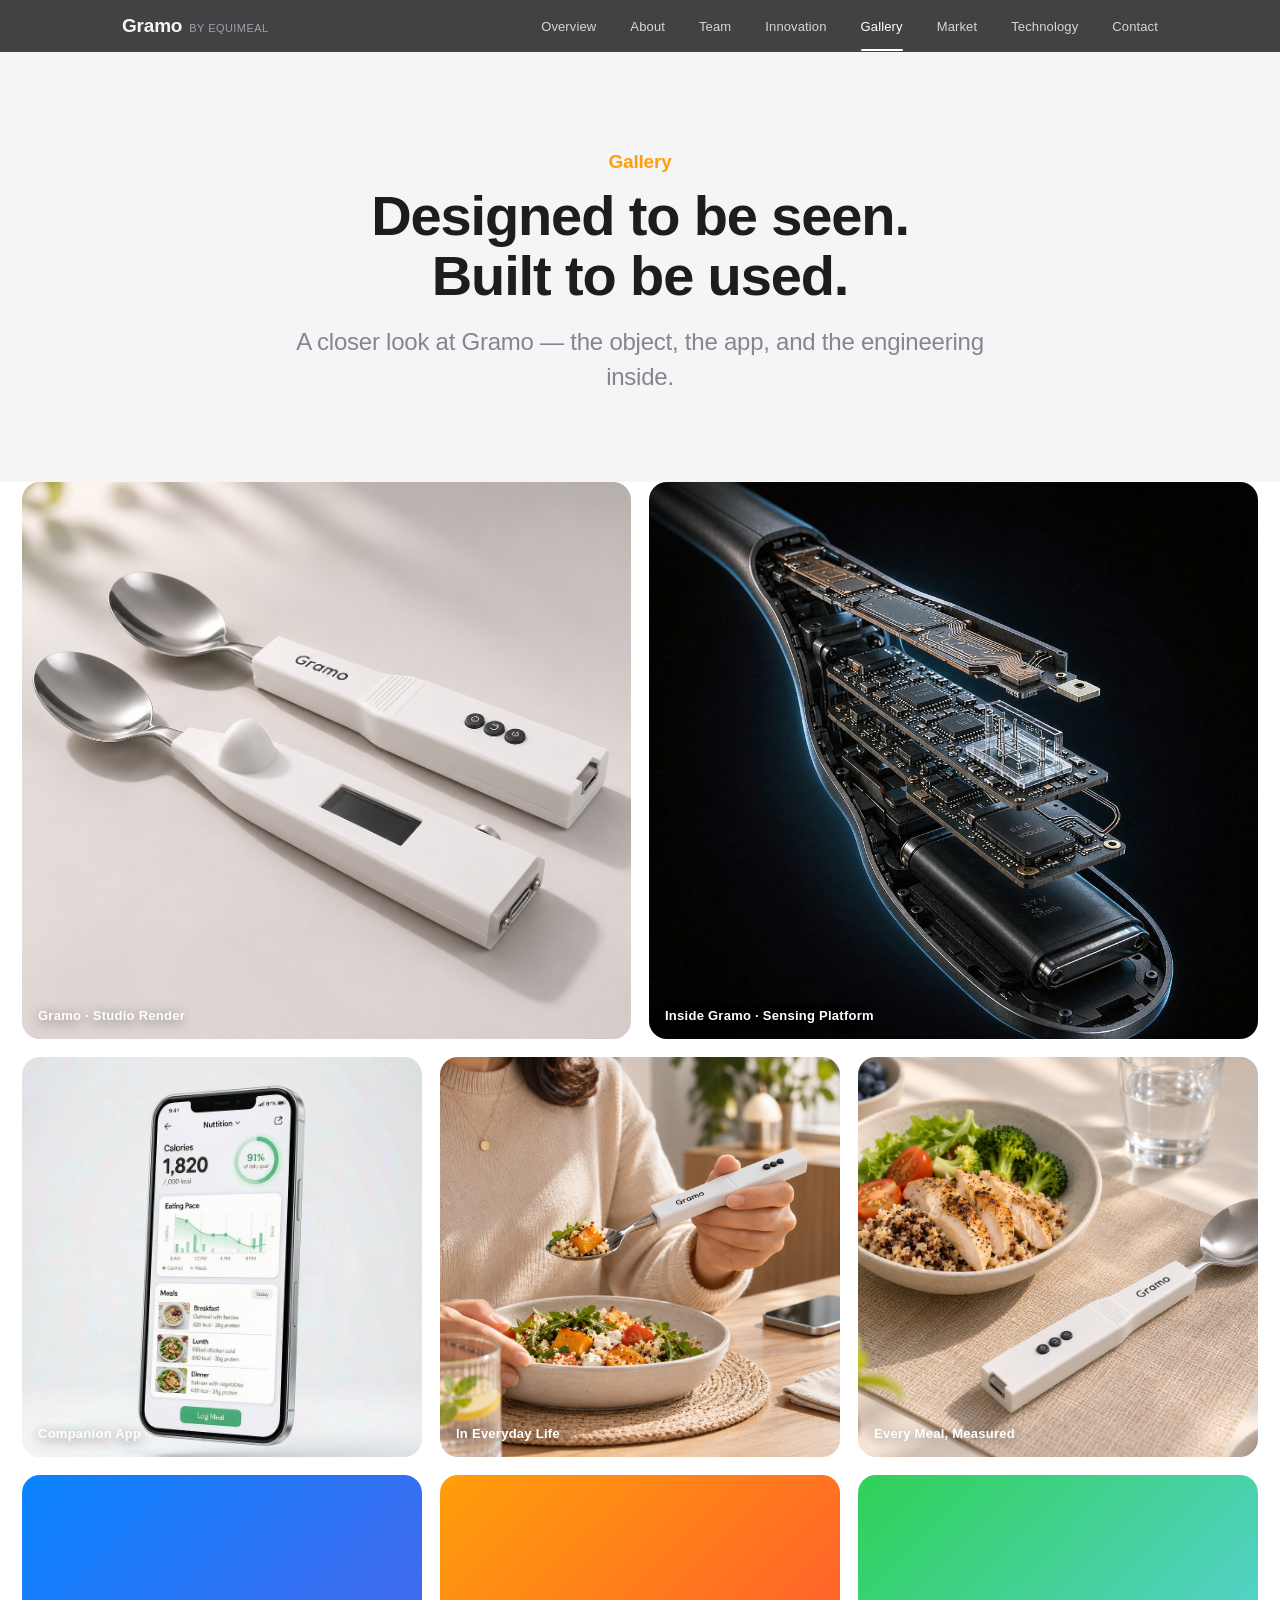
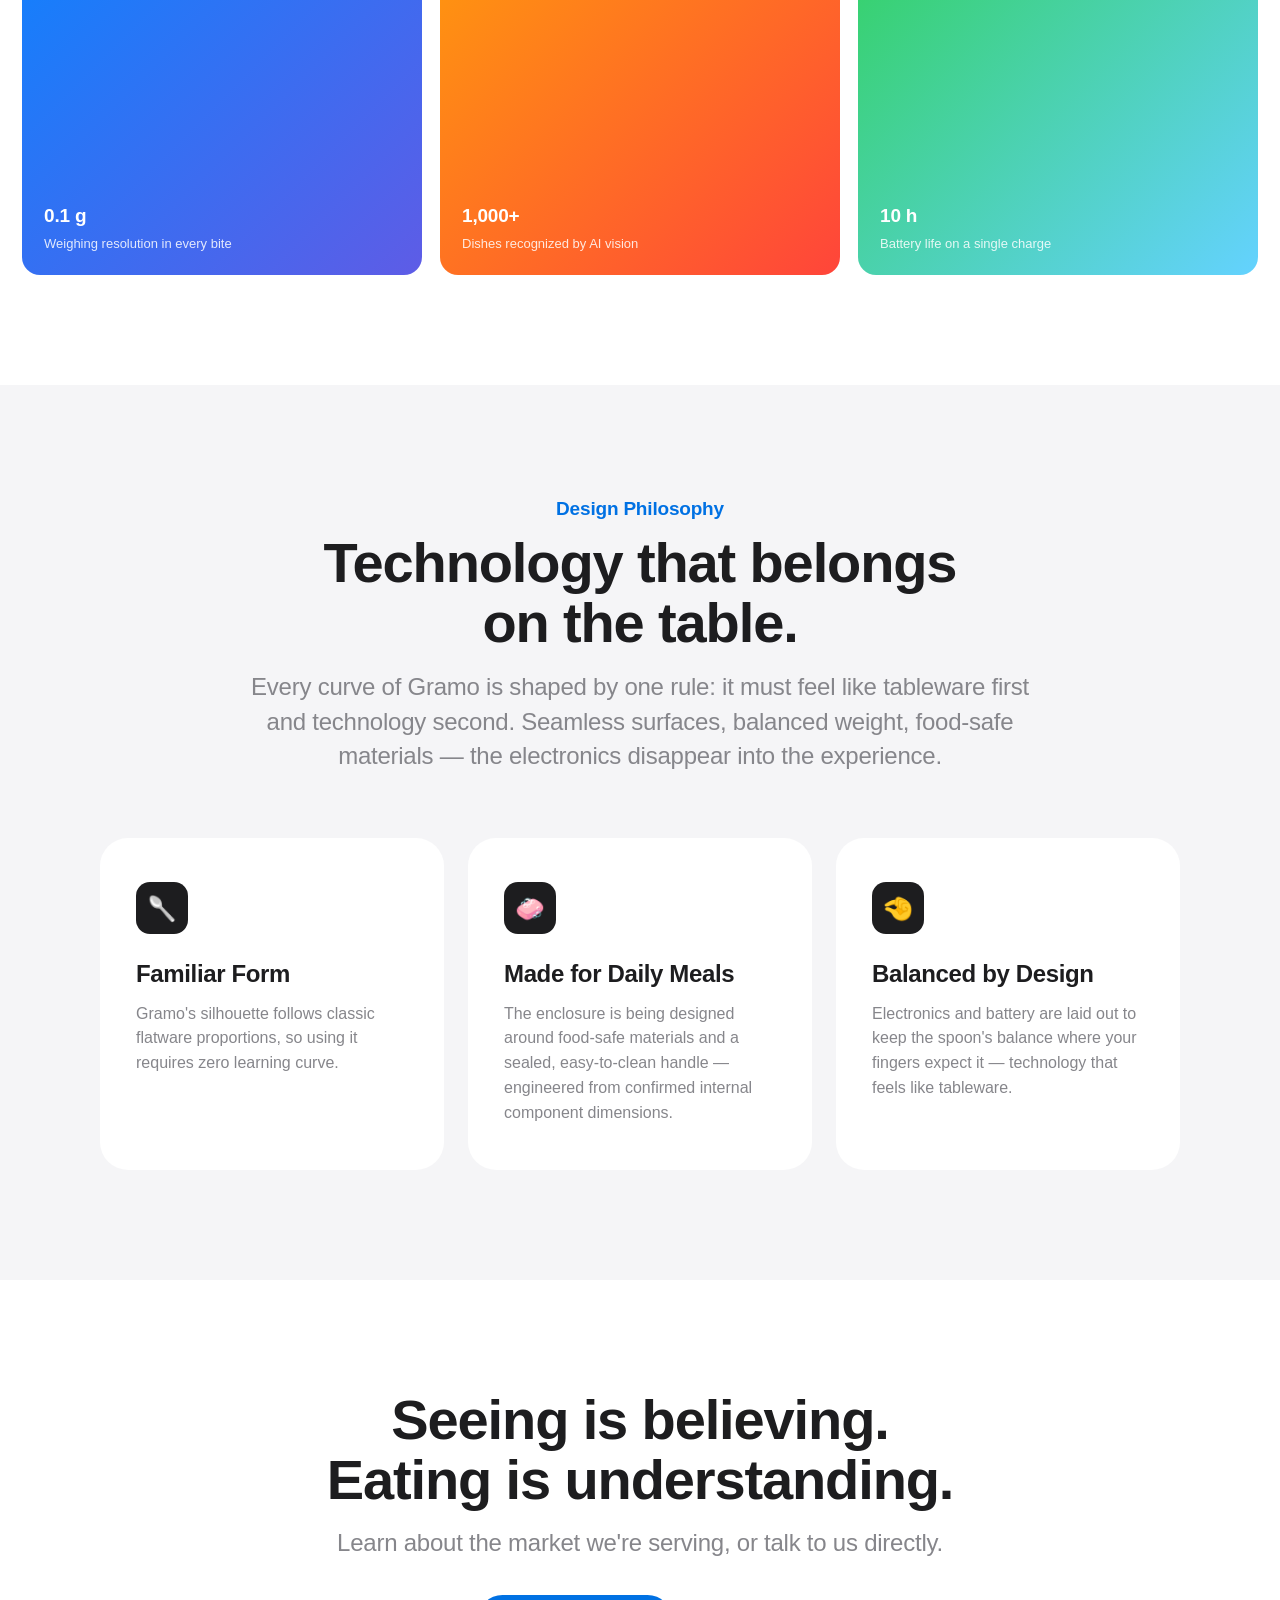
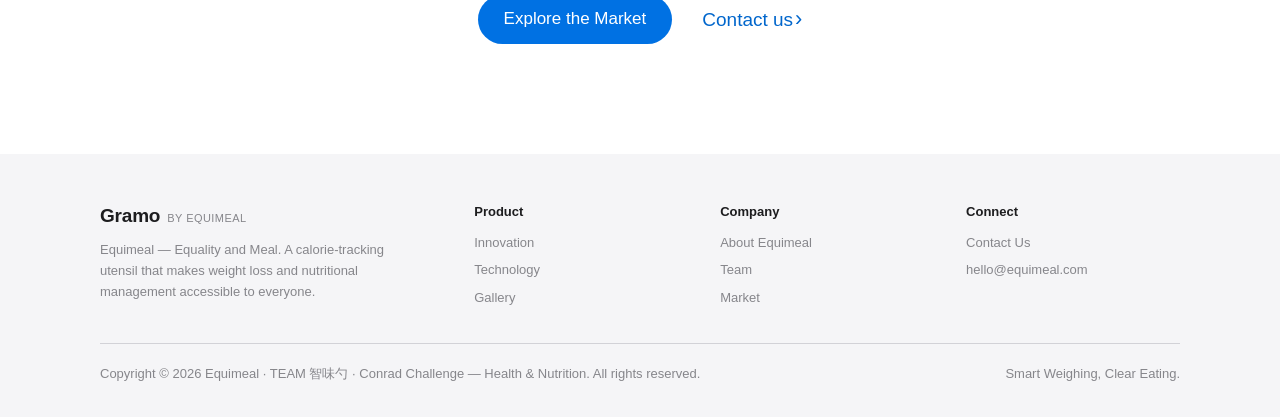
<file: gallery.html>
<!DOCTYPE html>
<html lang="en">
<head>
  <meta charset="UTF-8">
  <meta name="viewport" content="width=device-width, initial-scale=1.0">
  <meta name="description" content="Gramo gallery — product renders, the companion app, and the technology inside the smart spoon.">
  <title>Gallery — Gramo by Equimeal</title>
  <link rel="stylesheet" href="css/main.css">
</head>
<body>

  <nav class="navbar">
    <div class="nav-container">
      <a href="index.html" class="nav-logo">Gramo <small>by Equimeal</small></a>
      <ul class="nav-menu">
        <li><a href="index.html" class="nav-link">Overview</a></li>
        <li><a href="about.html" class="nav-link">About</a></li>
        <li><a href="team.html" class="nav-link">Team</a></li>
        <li><a href="innovation.html" class="nav-link">Innovation</a></li>
        <li><a href="gallery.html" class="nav-link active">Gallery</a></li>
        <li><a href="market.html" class="nav-link">Market</a></li>
        <li><a href="technology.html" class="nav-link">Technology</a></li>
        <li><a href="contact.html" class="nav-link">Contact</a></li>
      </ul>
      <button class="menu-toggle" aria-label="Menu"><span></span><span></span></button>
    </div>
  </nav>

  <header class="page-hero">
    <p class="eyebrow">Gallery</p>
    <h1 class="h-section">Designed to be seen.<br>Built to be used.</h1>
    <p class="h-sub">A closer look at Gramo — the object, the app, and the engineering inside.</p>
  </header>

  <section class="section" style="padding-top: 0;">
    <div class="container wide">
      <div class="gallery-grid">
        <div class="g-item wide reveal">
          <img src="assets/hero-spoon.jpg" alt="Gramo smart spoon floating product render">
          <span class="g-tag">Gramo · Studio Render</span>
        </div>
        <div class="g-item wide reveal d1">
          <img src="assets/tech-detail.jpg" alt="Exploded view of Gramo's internal electronics">
          <span class="g-tag">Inside Gramo · Sensing Platform</span>
        </div>
        <div class="g-item reveal">
          <img src="assets/app-mockup.jpg" alt="Gramo companion app on a smartphone">
          <span class="g-tag">Companion App</span>
        </div>
        <div class="g-item reveal d1">
          <img src="assets/lifestyle.jpg" alt="Mindful meal with Gramo">
          <span class="g-tag">In Everyday Life</span>
        </div>
        <div class="g-item reveal d2">
          <img src="assets/meal-flatlay.jpg" alt="Healthy bowl photographed top-down with Gramo">
          <span class="g-tag">Every Meal, Measured</span>
        </div>
        <div class="g-item tile reveal" style="background: linear-gradient(135deg, #0a84ff, #5e5ce6);">
          <h4>0.1 g</h4>
          <p>Weighing resolution in every bite</p>
        </div>
        <div class="g-item tile reveal d1" style="background: linear-gradient(135deg, #ff9f0a, #ff453a);">
          <h4>1,000+</h4>
          <p>Dishes recognized by AI vision</p>
        </div>
        <div class="g-item tile reveal d2" style="background: linear-gradient(135deg, #30d158, #64d2ff);">
          <h4>10 h</h4>
          <p>Battery life on a single charge</p>
        </div>
      </div>
    </div>
  </section>

  <!-- Design philosophy -->
  <section class="section gray">
    <div class="container">
      <div class="section-head reveal">
        <p class="eyebrow blue">Design Philosophy</p>
        <h2 class="h-section">Technology that belongs<br>on the table.</h2>
        <p class="h-sub">Every curve of Gramo is shaped by one rule: it must feel like tableware first and technology second. Seamless surfaces, balanced weight, food-safe materials — the electronics disappear into the experience.</p>
      </div>
      <div class="grid grid-3">
        <div class="card reveal">
          <div class="card-icon">🥄</div>
          <h3>Familiar Form</h3>
          <p>Gramo's silhouette follows classic flatware proportions, so using it requires zero learning curve.</p>
        </div>
        <div class="card reveal d1">
          <div class="card-icon">🧼</div>
          <h3>Made for Daily Meals</h3>
          <p>The enclosure is being designed around food-safe materials and a sealed, easy-to-clean handle — engineered from confirmed internal component dimensions.</p>
        </div>
        <div class="card reveal d2">
          <div class="card-icon">🤏</div>
          <h3>Balanced by Design</h3>
          <p>Electronics and battery are laid out to keep the spoon's balance where your fingers expect it — technology that feels like tableware.</p>
        </div>
      </div>
    </div>
  </section>

  <!-- CTA -->
  <section class="section">
    <div class="container cta reveal">
      <h2 class="h-section">Seeing is believing.<br>Eating is understanding.</h2>
      <p class="h-sub">Learn about the market we're serving, or talk to us directly.</p>
      <div class="row">
        <a href="market.html" class="btn btn-primary">Explore the Market</a>
        <a href="contact.html" class="link-chevron">Contact us</a>
      </div>
    </div>
  </section>

  <footer class="footer">
    <div class="container">
      <div class="footer-grid">
        <div class="footer-brand">
          <a href="index.html" class="nav-logo">Gramo <small>by Equimeal</small></a>
          <p>Equimeal — Equality and Meal. A calorie-tracking utensil that makes weight loss and nutritional management accessible to everyone.</p>
        </div>
        <div>
          <h4>Product</h4>
          <ul class="footer-links">
            <li><a href="innovation.html">Innovation</a></li>
            <li><a href="technology.html">Technology</a></li>
            <li><a href="gallery.html">Gallery</a></li>
          </ul>
        </div>
        <div>
          <h4>Company</h4>
          <ul class="footer-links">
            <li><a href="about.html">About Equimeal</a></li>
            <li><a href="team.html">Team</a></li>
            <li><a href="market.html">Market</a></li>
          </ul>
        </div>
        <div>
          <h4>Connect</h4>
          <ul class="footer-links">
            <li><a href="contact.html">Contact Us</a></li>
            <li><a href="mailto:hello@equimeal.com">hello@equimeal.com</a></li>
          </ul>
        </div>
      </div>
      <div class="footer-bottom">
        <span>Copyright © 2026 Equimeal · TEAM 智味勺 · Conrad Challenge — Health &amp; Nutrition. All rights reserved.</span>
        <span>Smart Weighing, Clear Eating.</span>
      </div>
    </div>
  </footer>

  <script src="js/main.js"></script>
</body>
</html>
</file>
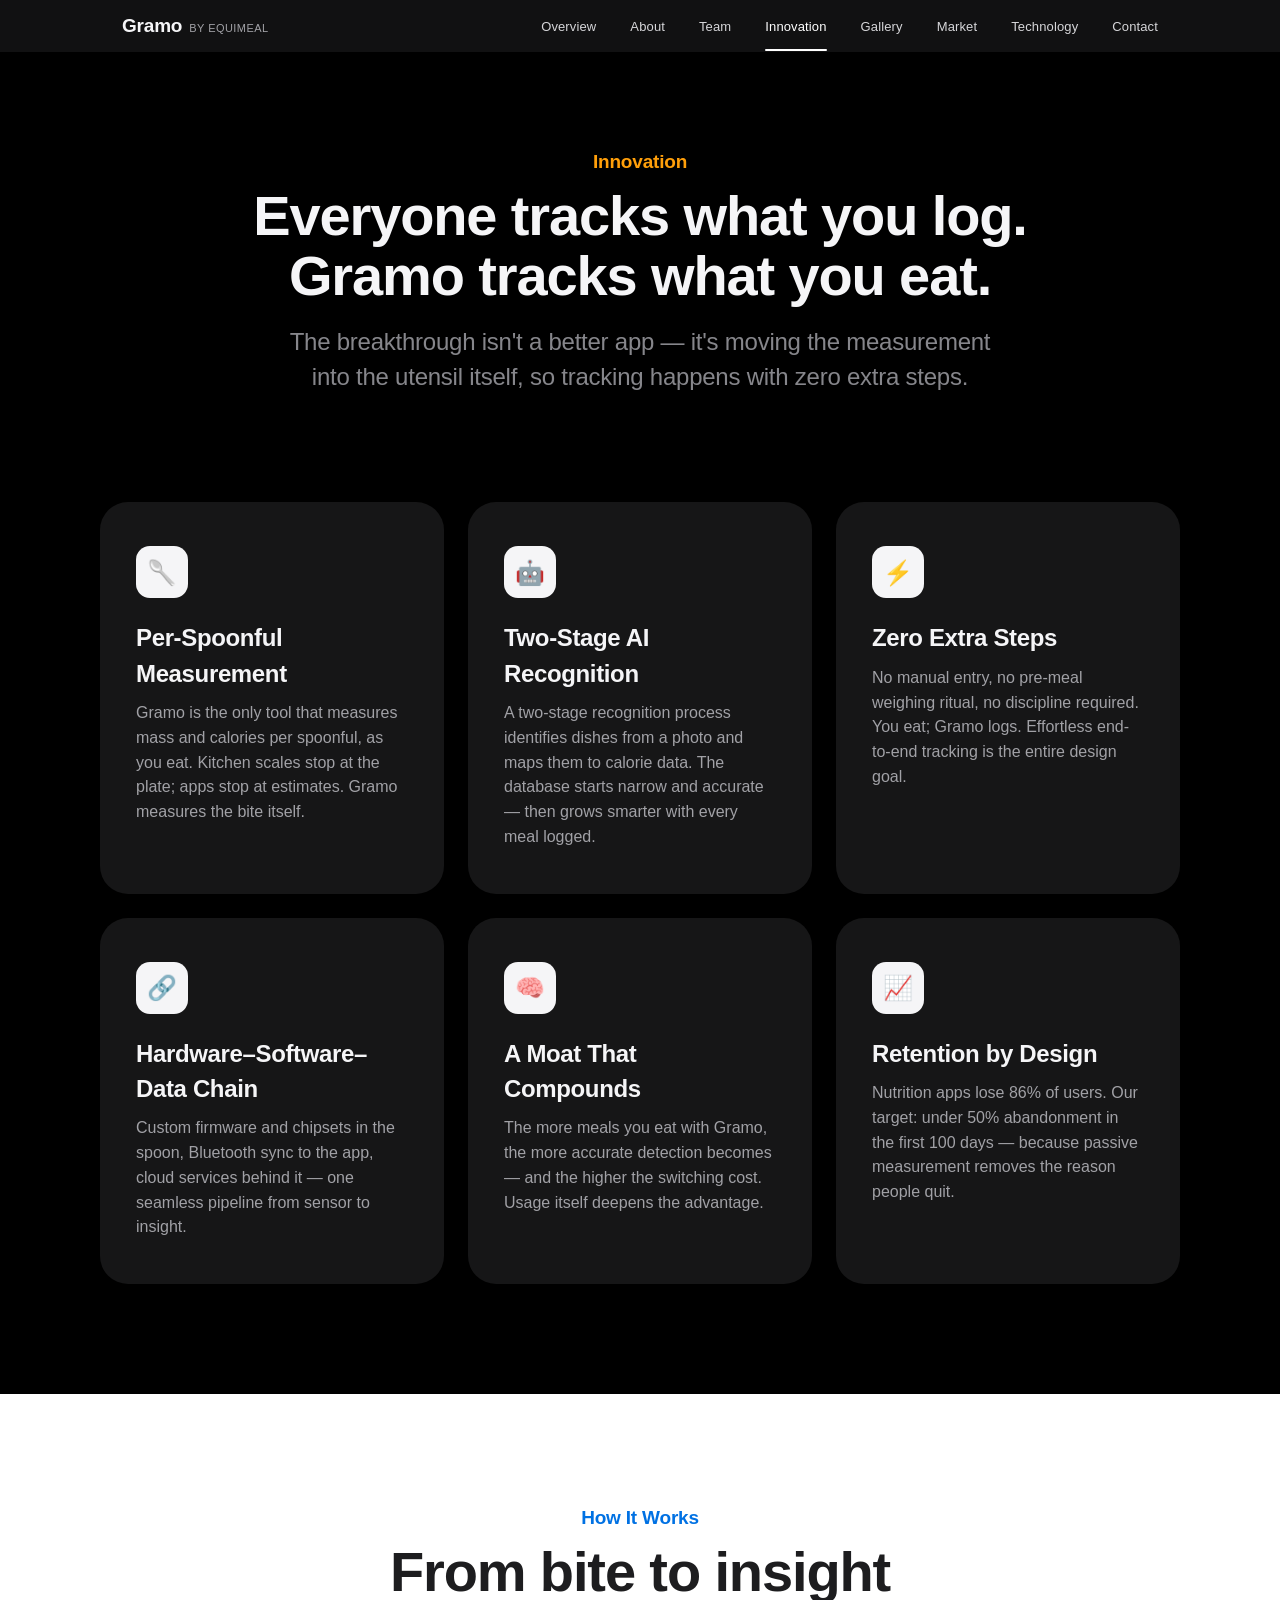
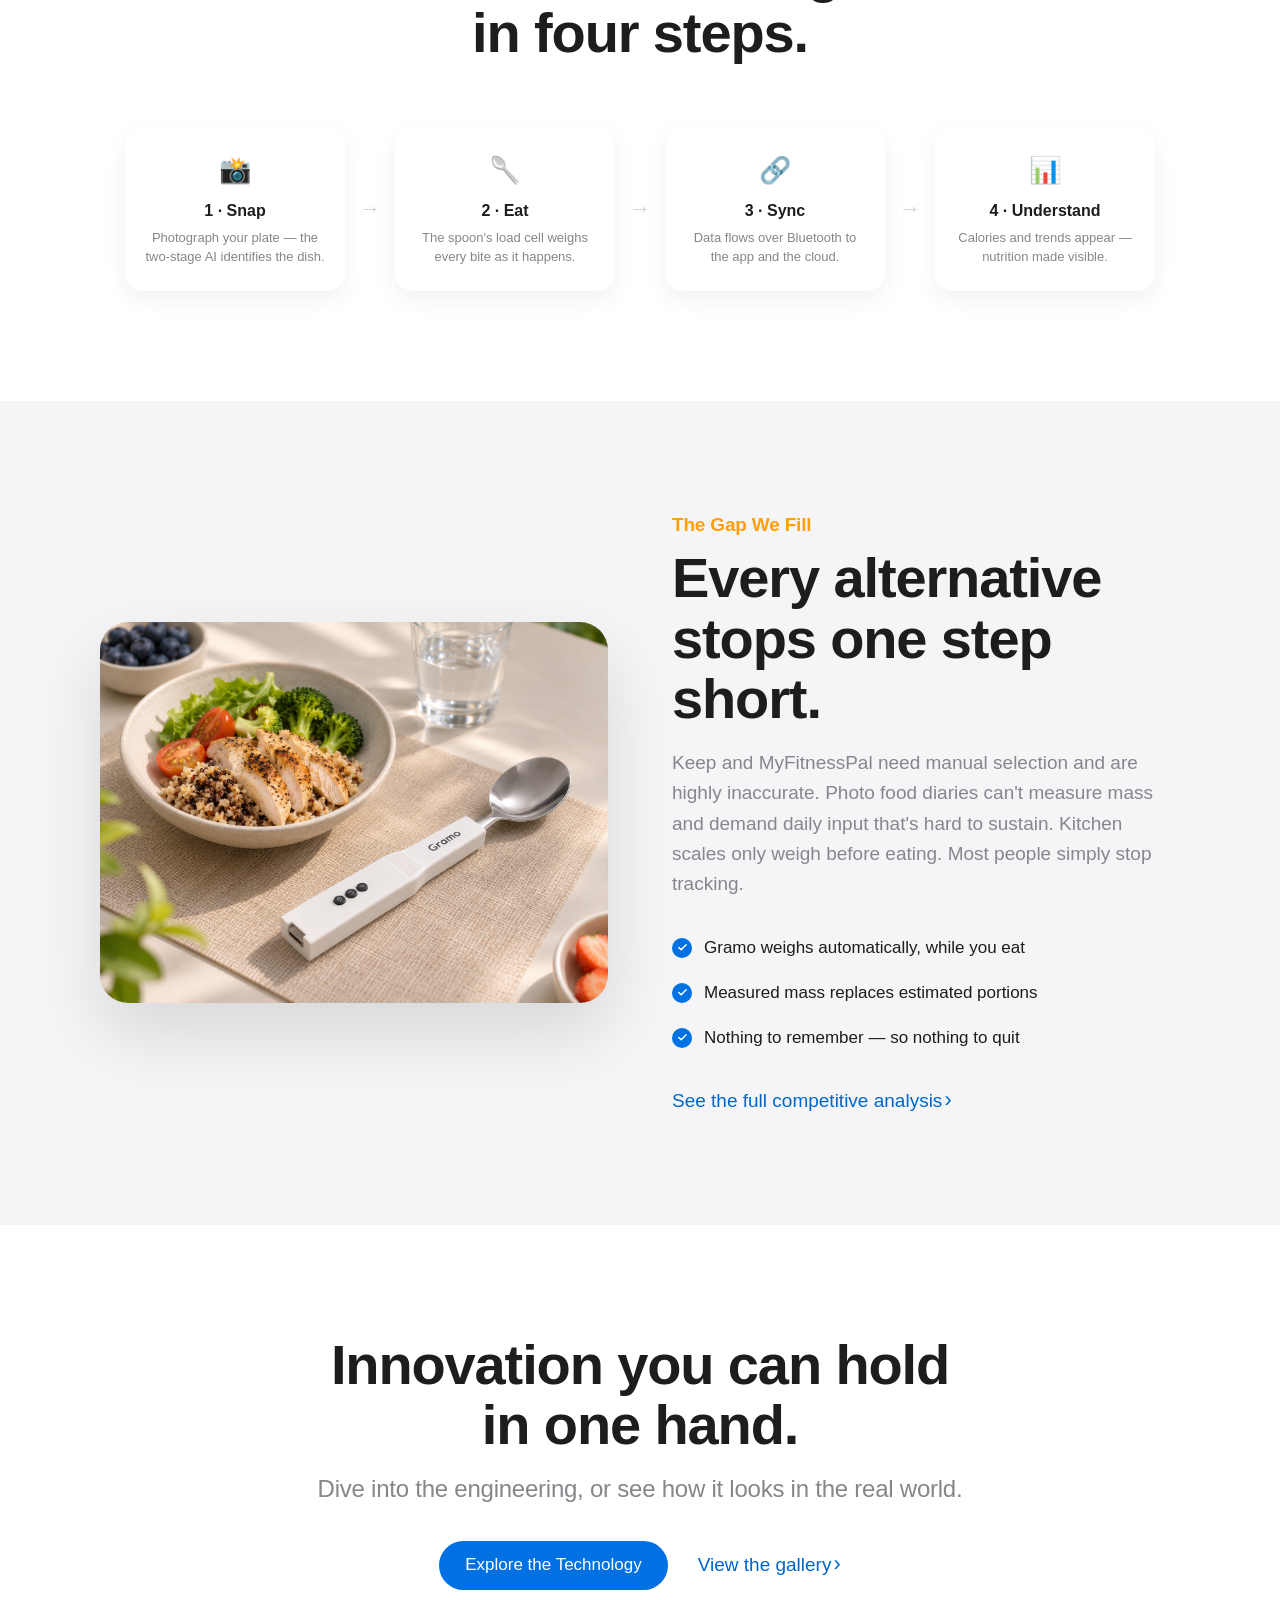
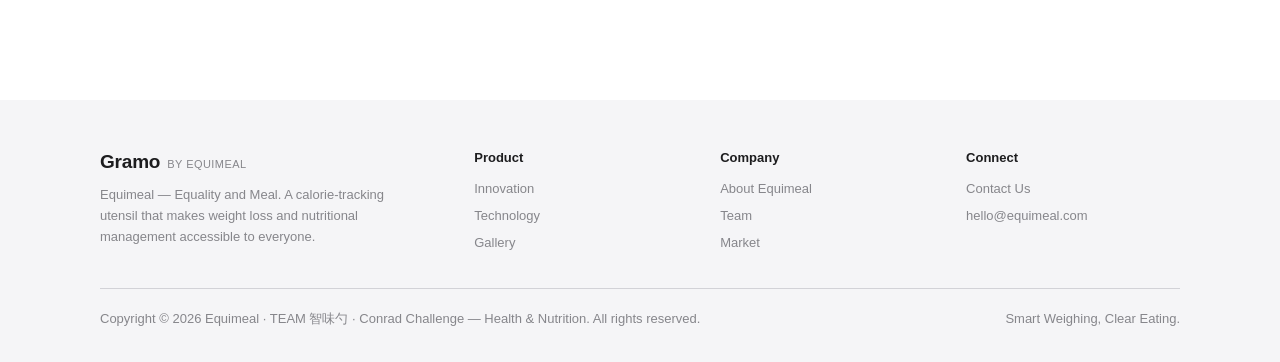
<file: innovation.html>
<!DOCTYPE html>
<html lang="en">
<head>
  <meta charset="UTF-8">
  <meta name="viewport" content="width=device-width, initial-scale=1.0">
  <meta name="description" content="Gramo innovation — per-spoonful weighing, two-stage AI recognition, and automatic end-to-end tracking from bite to insight.">
  <title>Innovation — Gramo by Equimeal</title>
  <link rel="stylesheet" href="css/main.css">
</head>
<body>

  <nav class="navbar">
    <div class="nav-container">
      <a href="index.html" class="nav-logo">Gramo <small>by Equimeal</small></a>
      <ul class="nav-menu">
        <li><a href="index.html" class="nav-link">Overview</a></li>
        <li><a href="about.html" class="nav-link">About</a></li>
        <li><a href="team.html" class="nav-link">Team</a></li>
        <li><a href="innovation.html" class="nav-link active">Innovation</a></li>
        <li><a href="gallery.html" class="nav-link">Gallery</a></li>
        <li><a href="market.html" class="nav-link">Market</a></li>
        <li><a href="technology.html" class="nav-link">Technology</a></li>
        <li><a href="contact.html" class="nav-link">Contact</a></li>
      </ul>
      <button class="menu-toggle" aria-label="Menu"><span></span><span></span></button>
    </div>
  </nav>

  <header class="page-hero dark">
    <p class="eyebrow">Innovation</p>
    <h1 class="h-section">Everyone tracks what you log.<br>Gramo tracks what you eat.</h1>
    <p class="h-sub">The breakthrough isn't a better app — it's moving the measurement into the utensil itself, so tracking happens with zero extra steps.</p>
  </header>

  <!-- Five innovations -->
  <section class="section dark" style="padding-top: 20px;">
    <div class="container">
      <div class="grid grid-3">
        <div class="card reveal">
          <div class="card-icon">🥄</div>
          <h3>Per-Spoonful Measurement</h3>
          <p>Gramo is the only tool that measures mass and calories per spoonful, as you eat. Kitchen scales stop at the plate; apps stop at estimates. Gramo measures the bite itself.</p>
        </div>
        <div class="card reveal d1">
          <div class="card-icon">🤖</div>
          <h3>Two-Stage AI Recognition</h3>
          <p>A two-stage recognition process identifies dishes from a photo and maps them to calorie data. The database starts narrow and accurate — then grows smarter with every meal logged.</p>
        </div>
        <div class="card reveal d2">
          <div class="card-icon">⚡</div>
          <h3>Zero Extra Steps</h3>
          <p>No manual entry, no pre-meal weighing ritual, no discipline required. You eat; Gramo logs. Effortless end-to-end tracking is the entire design goal.</p>
        </div>
        <div class="card reveal">
          <div class="card-icon">🔗</div>
          <h3>Hardware–Software–Data Chain</h3>
          <p>Custom firmware and chipsets in the spoon, Bluetooth sync to the app, cloud services behind it — one seamless pipeline from sensor to insight.</p>
        </div>
        <div class="card reveal d1">
          <div class="card-icon">🧠</div>
          <h3>A Moat That Compounds</h3>
          <p>The more meals you eat with Gramo, the more accurate detection becomes — and the higher the switching cost. Usage itself deepens the advantage.</p>
        </div>
        <div class="card reveal d2">
          <div class="card-icon">📈</div>
          <h3>Retention by Design</h3>
          <p>Nutrition apps lose 86% of users. Our target: under 50% abandonment in the first 100 days — because passive measurement removes the reason people quit.</p>
        </div>
      </div>
    </div>
  </section>

  <!-- How it works -->
  <section class="section">
    <div class="container">
      <div class="section-head reveal">
        <p class="eyebrow blue">How It Works</p>
        <h2 class="h-section">From bite to insight<br>in four steps.</h2>
      </div>
      <div class="flow reveal">
        <div class="node">
          <div class="n-icon">📸</div>
          <h4>1 · Snap</h4>
          <p>Photograph your plate — the two-stage AI identifies the dish.</p>
        </div>
        <div class="arrow">→</div>
        <div class="node">
          <div class="n-icon">🥄</div>
          <h4>2 · Eat</h4>
          <p>The spoon's load cell weighs every bite as it happens.</p>
        </div>
        <div class="arrow">→</div>
        <div class="node">
          <div class="n-icon">🔗</div>
          <h4>3 · Sync</h4>
          <p>Data flows over Bluetooth to the app and the cloud.</p>
        </div>
        <div class="arrow">→</div>
        <div class="node">
          <div class="n-icon">📊</div>
          <h4>4 · Understand</h4>
          <p>Calories and trends appear — nutrition made visible.</p>
        </div>
      </div>
    </div>
  </section>

  <!-- The gap we fill -->
  <section class="section gray">
    <div class="container">
      <div class="split">
        <div class="media reveal">
          <img src="assets/meal-flatlay.jpg" alt="A healthy meal measured by Gramo" style="border-radius: 28px; box-shadow: 0 30px 70px rgba(0,0,0,0.12);">
        </div>
        <div class="copy reveal d1">
          <p class="eyebrow">The Gap We Fill</p>
          <h2 class="h-section">Every alternative<br>stops one step short.</h2>
          <p class="lede">Keep and MyFitnessPal need manual selection and are highly inaccurate. Photo food diaries can't measure mass and demand daily input that's hard to sustain. Kitchen scales only weigh before eating. Most people simply stop tracking.</p>
          <ul class="check-list">
            <li>Gramo weighs automatically, while you eat</li>
            <li>Measured mass replaces estimated portions</li>
            <li>Nothing to remember — so nothing to quit</li>
          </ul>
          <p style="margin-top: 26px;"><a href="market.html" class="link-chevron">See the full competitive analysis</a></p>
        </div>
      </div>
    </div>
  </section>

  <!-- CTA -->
  <section class="section">
    <div class="container cta reveal">
      <h2 class="h-section">Innovation you can hold<br>in one hand.</h2>
      <p class="h-sub">Dive into the engineering, or see how it looks in the real world.</p>
      <div class="row">
        <a href="technology.html" class="btn btn-primary">Explore the Technology</a>
        <a href="gallery.html" class="link-chevron">View the gallery</a>
      </div>
    </div>
  </section>

  <footer class="footer">
    <div class="container">
      <div class="footer-grid">
        <div class="footer-brand">
          <a href="index.html" class="nav-logo">Gramo <small>by Equimeal</small></a>
          <p>Equimeal — Equality and Meal. A calorie-tracking utensil that makes weight loss and nutritional management accessible to everyone.</p>
        </div>
        <div>
          <h4>Product</h4>
          <ul class="footer-links">
            <li><a href="innovation.html">Innovation</a></li>
            <li><a href="technology.html">Technology</a></li>
            <li><a href="gallery.html">Gallery</a></li>
          </ul>
        </div>
        <div>
          <h4>Company</h4>
          <ul class="footer-links">
            <li><a href="about.html">About Equimeal</a></li>
            <li><a href="team.html">Team</a></li>
            <li><a href="market.html">Market</a></li>
          </ul>
        </div>
        <div>
          <h4>Connect</h4>
          <ul class="footer-links">
            <li><a href="contact.html">Contact Us</a></li>
            <li><a href="mailto:hello@equimeal.com">hello@equimeal.com</a></li>
          </ul>
        </div>
      </div>
      <div class="footer-bottom">
        <span>Copyright © 2026 Equimeal · TEAM 智味勺 · Conrad Challenge — Health &amp; Nutrition. All rights reserved.</span>
        <span>Smart Weighing, Clear Eating.</span>
      </div>
    </div>
  </footer>

  <script src="js/main.js"></script>
</body>
</html>
</file>
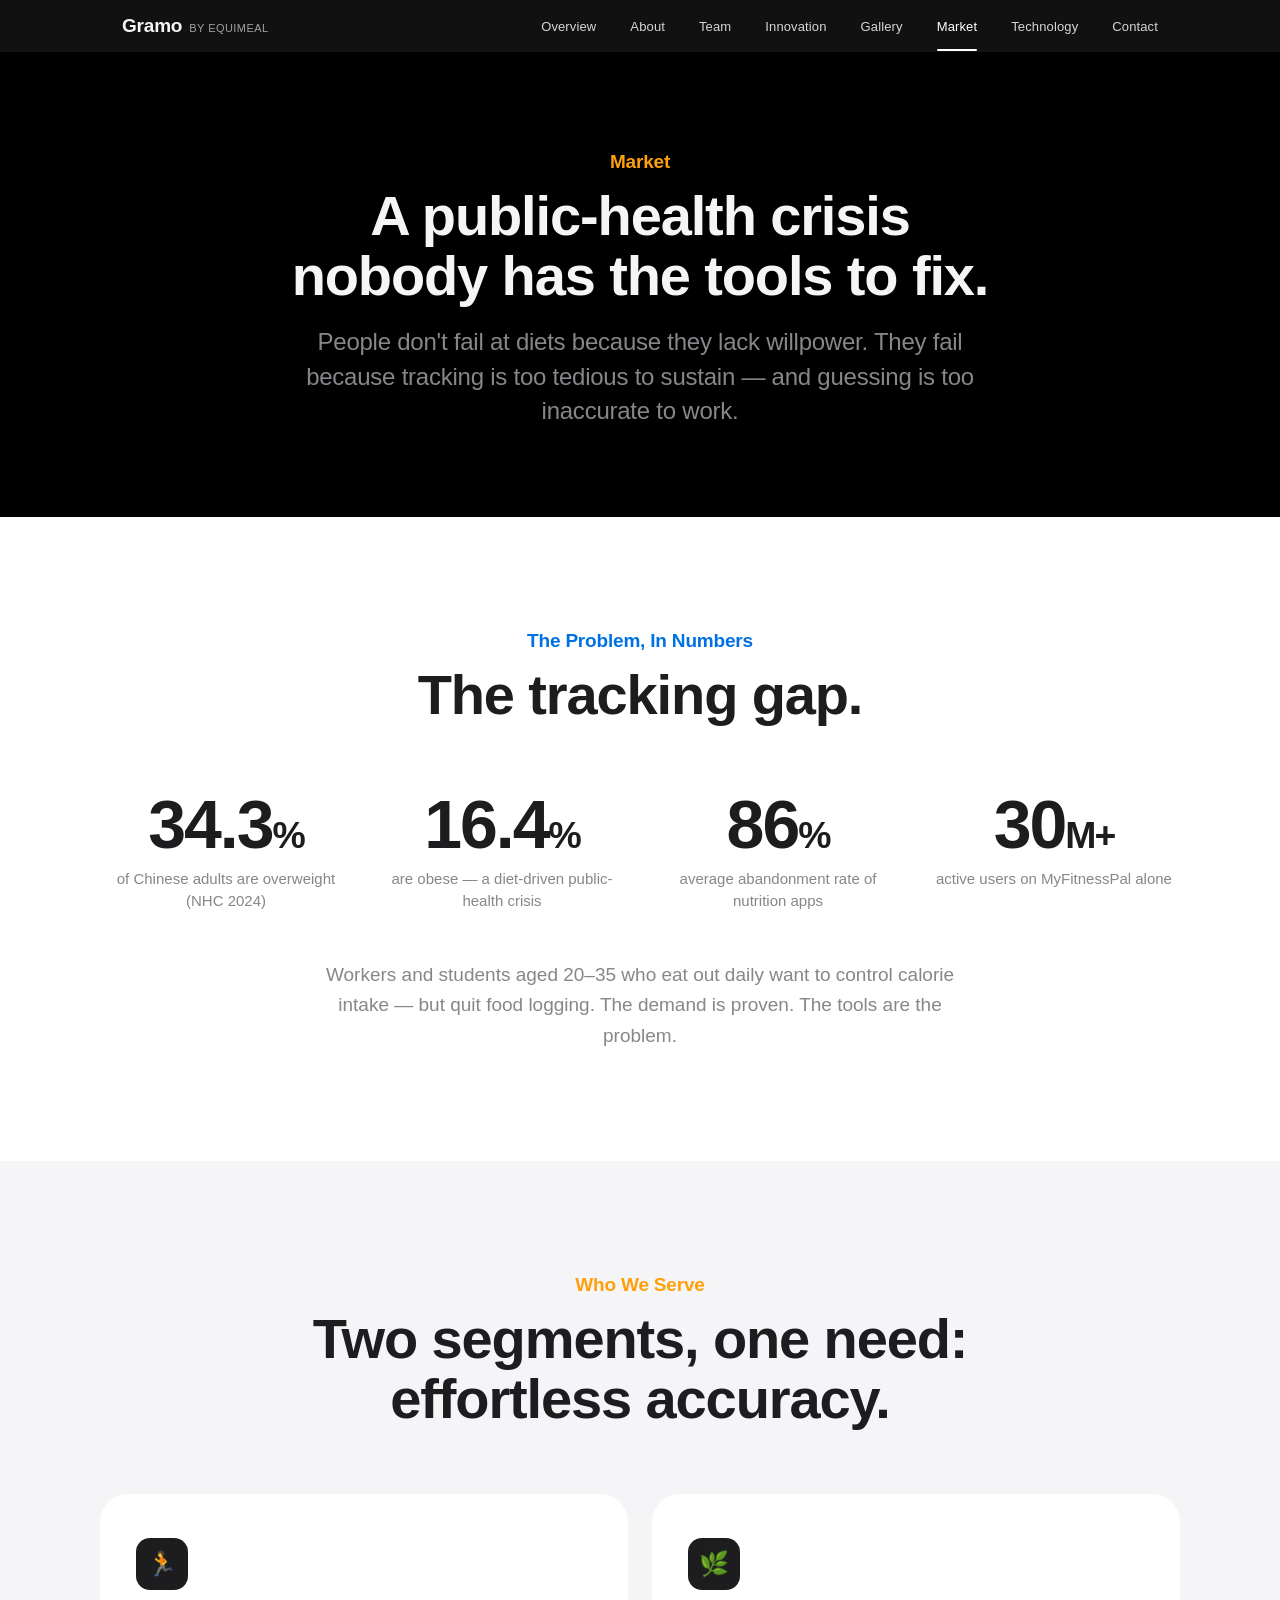
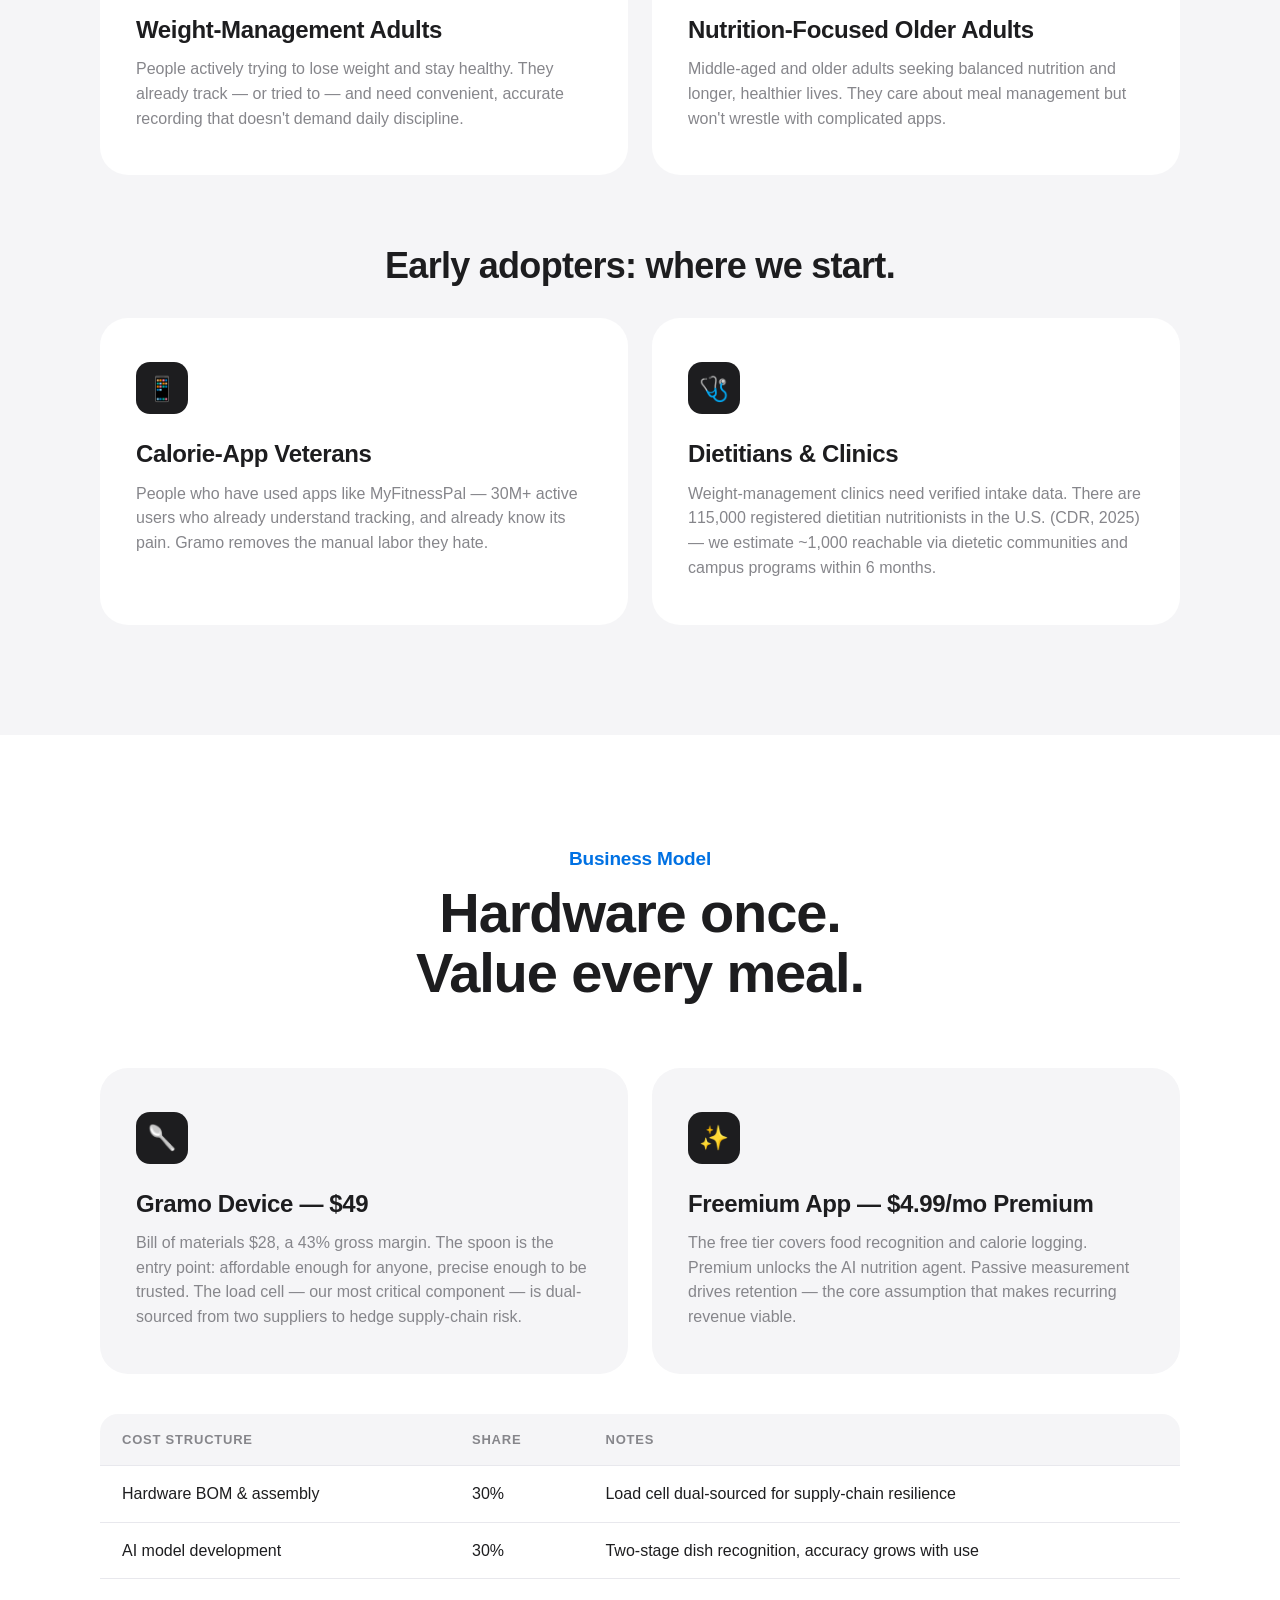
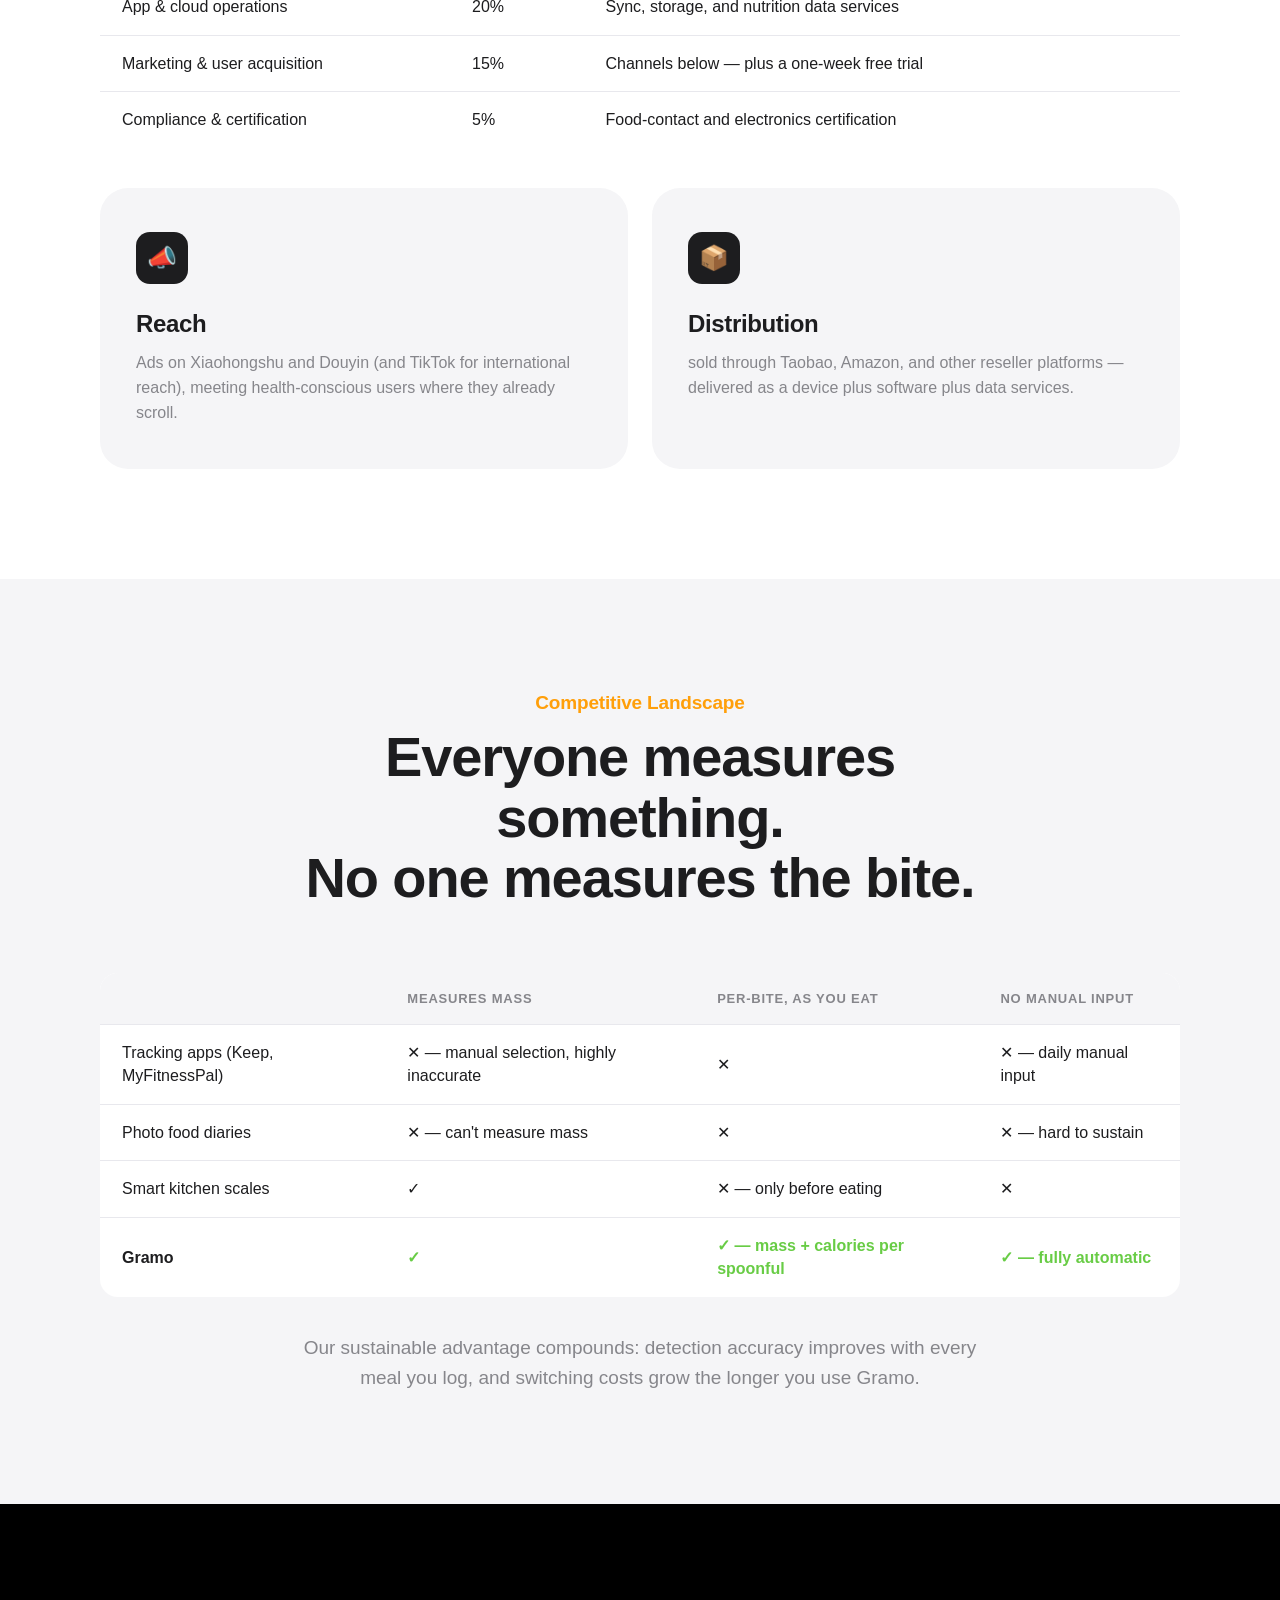
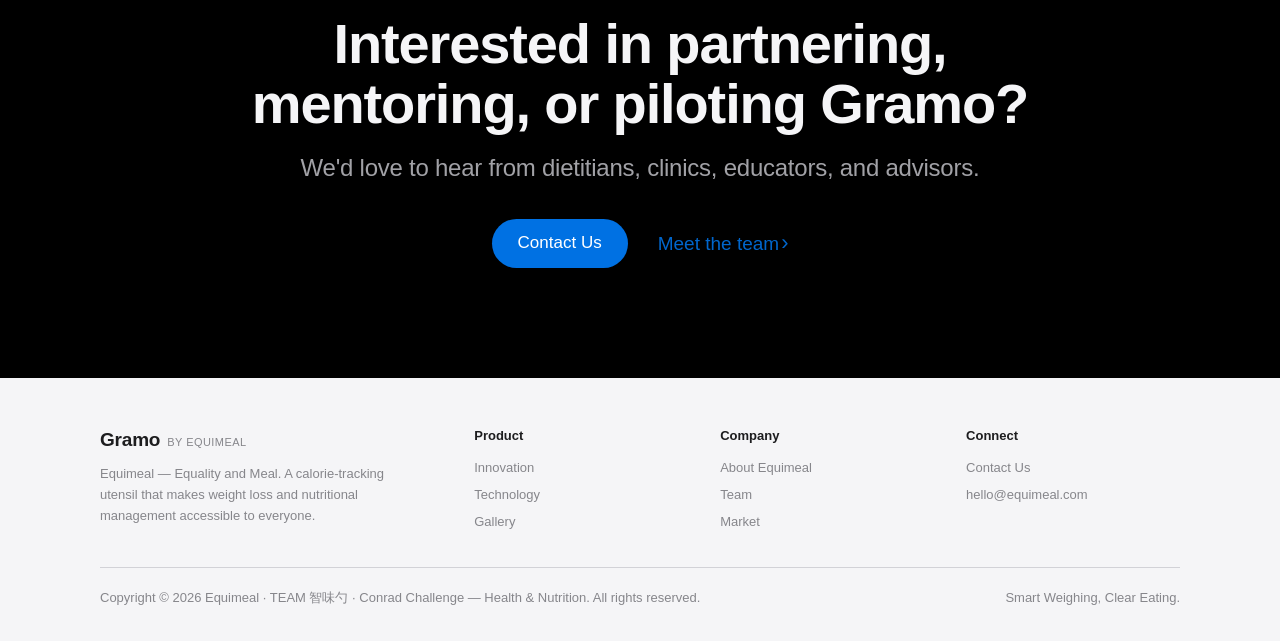
<file: market.html>
<!DOCTYPE html>
<html lang="en">
<head>
  <meta charset="UTF-8">
  <meta name="viewport" content="width=device-width, initial-scale=1.0">
  <meta name="description" content="Gramo market analysis — the diet-tracking gap, early adopters, business model, and competitive landscape. Backed by real data.">
  <title>Market — Gramo by Equimeal</title>
  <link rel="stylesheet" href="css/main.css">
</head>
<body>

  <nav class="navbar">
    <div class="nav-container">
      <a href="index.html" class="nav-logo">Gramo <small>by Equimeal</small></a>
      <ul class="nav-menu">
        <li><a href="index.html" class="nav-link">Overview</a></li>
        <li><a href="about.html" class="nav-link">About</a></li>
        <li><a href="team.html" class="nav-link">Team</a></li>
        <li><a href="innovation.html" class="nav-link">Innovation</a></li>
        <li><a href="gallery.html" class="nav-link">Gallery</a></li>
        <li><a href="market.html" class="nav-link active">Market</a></li>
        <li><a href="technology.html" class="nav-link">Technology</a></li>
        <li><a href="contact.html" class="nav-link">Contact</a></li>
      </ul>
      <button class="menu-toggle" aria-label="Menu"><span></span><span></span></button>
    </div>
  </nav>

  <header class="page-hero dark">
    <p class="eyebrow">Market</p>
    <h1 class="h-section">A public-health crisis<br>nobody has the tools to fix.</h1>
    <p class="h-sub">People don't fail at diets because they lack willpower. They fail because tracking is too tedious to sustain — and guessing is too inaccurate to work.</p>
  </header>

  <!-- The problem in numbers -->
  <section class="section">
    <div class="container">
      <div class="section-head reveal">
        <p class="eyebrow blue">The Problem, In Numbers</p>
        <h2 class="h-section">The tracking gap.</h2>
      </div>
      <div class="stats">
        <div class="stat reveal">
          <div class="num"><span class="counter" data-target="34.3">0</span><em>%</em></div>
          <p>of Chinese adults are overweight (NHC 2024)</p>
        </div>
        <div class="stat reveal d1">
          <div class="num"><span class="counter" data-target="16.4">0</span><em>%</em></div>
          <p>are obese — a diet-driven public-health crisis</p>
        </div>
        <div class="stat reveal d2">
          <div class="num"><span class="counter" data-target="86">0</span><em>%</em></div>
          <p>average abandonment rate of nutrition apps</p>
        </div>
        <div class="stat reveal d3">
          <div class="num"><span class="counter" data-target="30">0</span><em>M+</em></div>
          <p>active users on MyFitnessPal alone</p>
        </div>
      </div>
      <p class="lede reveal" style="margin: 48px auto 0; text-align: center;">Workers and students aged 20–35 who eat out daily want to control calorie intake — but quit food logging. The demand is proven. The tools are the problem.</p>
    </div>
  </section>

  <!-- Segments -->
  <section class="section gray">
    <div class="container">
      <div class="section-head reveal">
        <p class="eyebrow">Who We Serve</p>
        <h2 class="h-section">Two segments, one need:<br>effortless accuracy.</h2>
      </div>
      <div class="grid grid-2">
        <div class="card reveal">
          <div class="card-icon">🏃</div>
          <h3>Weight-Management Adults</h3>
          <p>People actively trying to lose weight and stay healthy. They already track — or tried to — and need convenient, accurate recording that doesn't demand daily discipline.</p>
        </div>
        <div class="card reveal d1">
          <div class="card-icon">🌿</div>
          <h3>Nutrition-Focused Older Adults</h3>
          <p>Middle-aged and older adults seeking balanced nutrition and longer, healthier lives. They care about meal management but won't wrestle with complicated apps.</p>
        </div>
      </div>
      <div class="section-head reveal" style="margin-top: 72px; margin-bottom: 32px;">
        <h2 class="h-section" style="font-size: clamp(26px, 3.2vw, 36px);">Early adopters: where we start.</h2>
      </div>
      <div class="grid grid-2">
        <div class="card reveal">
          <div class="card-icon">📱</div>
          <h3>Calorie-App Veterans</h3>
          <p>People who have used apps like MyFitnessPal — 30M+ active users who already understand tracking, and already know its pain. Gramo removes the manual labor they hate.</p>
        </div>
        <div class="card reveal d1">
          <div class="card-icon">🩺</div>
          <h3>Dietitians &amp; Clinics</h3>
          <p>Weight-management clinics need verified intake data. There are 115,000 registered dietitian nutritionists in the U.S. (CDR, 2025) — we estimate ~1,000 reachable via dietetic communities and campus programs within 6 months.</p>
        </div>
      </div>
    </div>
  </section>

  <!-- Business model -->
  <section class="section">
    <div class="container">
      <div class="section-head reveal">
        <p class="eyebrow blue">Business Model</p>
        <h2 class="h-section">Hardware once.<br>Value every meal.</h2>
      </div>
      <div class="grid grid-2">
        <div class="card reveal">
          <div class="card-icon">🥄</div>
          <h3>Gramo Device — $49</h3>
          <p>Bill of materials $28, a 43% gross margin. The spoon is the entry point: affordable enough for anyone, precise enough to be trusted. The load cell — our most critical component — is dual-sourced from two suppliers to hedge supply-chain risk.</p>
        </div>
        <div class="card reveal d1">
          <div class="card-icon">✨</div>
          <h3>Freemium App — $4.99/mo Premium</h3>
          <p>The free tier covers food recognition and calorie logging. Premium unlocks the AI nutrition agent. Passive measurement drives retention — the core assumption that makes recurring revenue viable.</p>
        </div>
      </div>
      <div class="table-wrap reveal" style="margin-top: 40px;">
        <table class="spec">
          <thead>
            <tr>
              <th>Cost Structure</th>
              <th>Share</th>
              <th>Notes</th>
            </tr>
          </thead>
          <tbody>
            <tr>
              <td>Hardware BOM &amp; assembly</td>
              <td>30%</td>
              <td>Load cell dual-sourced for supply-chain resilience</td>
            </tr>
            <tr>
              <td>AI model development</td>
              <td>30%</td>
              <td>Two-stage dish recognition, accuracy grows with use</td>
            </tr>
            <tr>
              <td>App &amp; cloud operations</td>
              <td>20%</td>
              <td>Sync, storage, and nutrition data services</td>
            </tr>
            <tr>
              <td>Marketing &amp; user acquisition</td>
              <td>15%</td>
              <td>Channels below — plus a one-week free trial</td>
            </tr>
            <tr>
              <td>Compliance &amp; certification</td>
              <td>5%</td>
              <td>Food-contact and electronics certification</td>
            </tr>
          </tbody>
        </table>
      </div>
      <div class="grid grid-2" style="margin-top: 40px;">
        <div class="card reveal">
          <div class="card-icon">📣</div>
          <h3>Reach</h3>
          <p>Ads on Xiaohongshu and Douyin (and TikTok for international reach), meeting health-conscious users where they already scroll.</p>
        </div>
        <div class="card reveal d1">
          <div class="card-icon">📦</div>
          <h3>Distribution</h3>
          <p> sold through Taobao, Amazon, and other reseller platforms — delivered as a device plus software plus data services.</p>
        </div>
      </div>
    </div>
  </section>

  <!-- Competition -->
  <section class="section gray">
    <div class="container">
      <div class="section-head reveal">
        <p class="eyebrow">Competitive Landscape</p>
        <h2 class="h-section">Everyone measures something.<br>No one measures the bite.</h2>
      </div>
      <div class="table-wrap reveal">
        <table class="spec">
          <thead>
            <tr>
              <th></th>
              <th>Measures Mass</th>
              <th>Per-Bite, As You Eat</th>
              <th>No Manual Input</th>
            </tr>
          </thead>
          <tbody>
            <tr>
              <td>Tracking apps (Keep, MyFitnessPal)</td>
              <td>✕ — manual selection, highly inaccurate</td>
              <td>✕</td>
              <td>✕ — daily manual input</td>
            </tr>
            <tr>
              <td>Photo food diaries</td>
              <td>✕ — can't measure mass</td>
              <td>✕</td>
              <td>✕ — hard to sustain</td>
            </tr>
            <tr>
              <td>Smart kitchen scales</td>
              <td>✓</td>
              <td>✕ — only before eating</td>
              <td>✕</td>
            </tr>
            <tr>
              <td><strong>Gramo</strong></td>
              <td class="hl-win">✓</td>
              <td class="hl-win">✓ — mass + calories per spoonful</td>
              <td class="hl-win">✓ — fully automatic</td>
            </tr>
          </tbody>
        </table>
      </div>
      <p class="lede reveal" style="margin: 36px auto 0; text-align: center;">Our sustainable advantage compounds: detection accuracy improves with every meal you log, and switching costs grow the longer you use Gramo.</p>
    </div>
  </section>

  <!-- CTA -->
  <section class="section dark">
    <div class="container cta reveal">
      <h2 class="h-section">Interested in partnering,<br>mentoring, or piloting Gramo?</h2>
      <p class="h-sub" style="color: #a1a1a6;">We'd love to hear from dietitians, clinics, educators, and advisors.</p>
      <div class="row">
        <a href="contact.html" class="btn btn-primary">Contact Us</a>
        <a href="team.html" class="link-chevron">Meet the team</a>
      </div>
    </div>
  </section>

  <footer class="footer">
    <div class="container">
      <div class="footer-grid">
        <div class="footer-brand">
          <a href="index.html" class="nav-logo">Gramo <small>by Equimeal</small></a>
          <p>Equimeal — Equality and Meal. A calorie-tracking utensil that makes weight loss and nutritional management accessible to everyone.</p>
        </div>
        <div>
          <h4>Product</h4>
          <ul class="footer-links">
            <li><a href="innovation.html">Innovation</a></li>
            <li><a href="technology.html">Technology</a></li>
            <li><a href="gallery.html">Gallery</a></li>
          </ul>
        </div>
        <div>
          <h4>Company</h4>
          <ul class="footer-links">
            <li><a href="about.html">About Equimeal</a></li>
            <li><a href="team.html">Team</a></li>
            <li><a href="market.html">Market</a></li>
          </ul>
        </div>
        <div>
          <h4>Connect</h4>
          <ul class="footer-links">
            <li><a href="contact.html">Contact Us</a></li>
            <li><a href="mailto:hello@equimeal.com">hello@equimeal.com</a></li>
          </ul>
        </div>
      </div>
      <div class="footer-bottom">
        <span>Copyright © 2026 Equimeal · TEAM 智味勺 · Conrad Challenge — Health &amp; Nutrition. All rights reserved.</span>
        <span>Smart Weighing, Clear Eating.</span>
      </div>
    </div>
  </footer>

  <script src="js/main.js"></script>
</body>
</html>
</file>
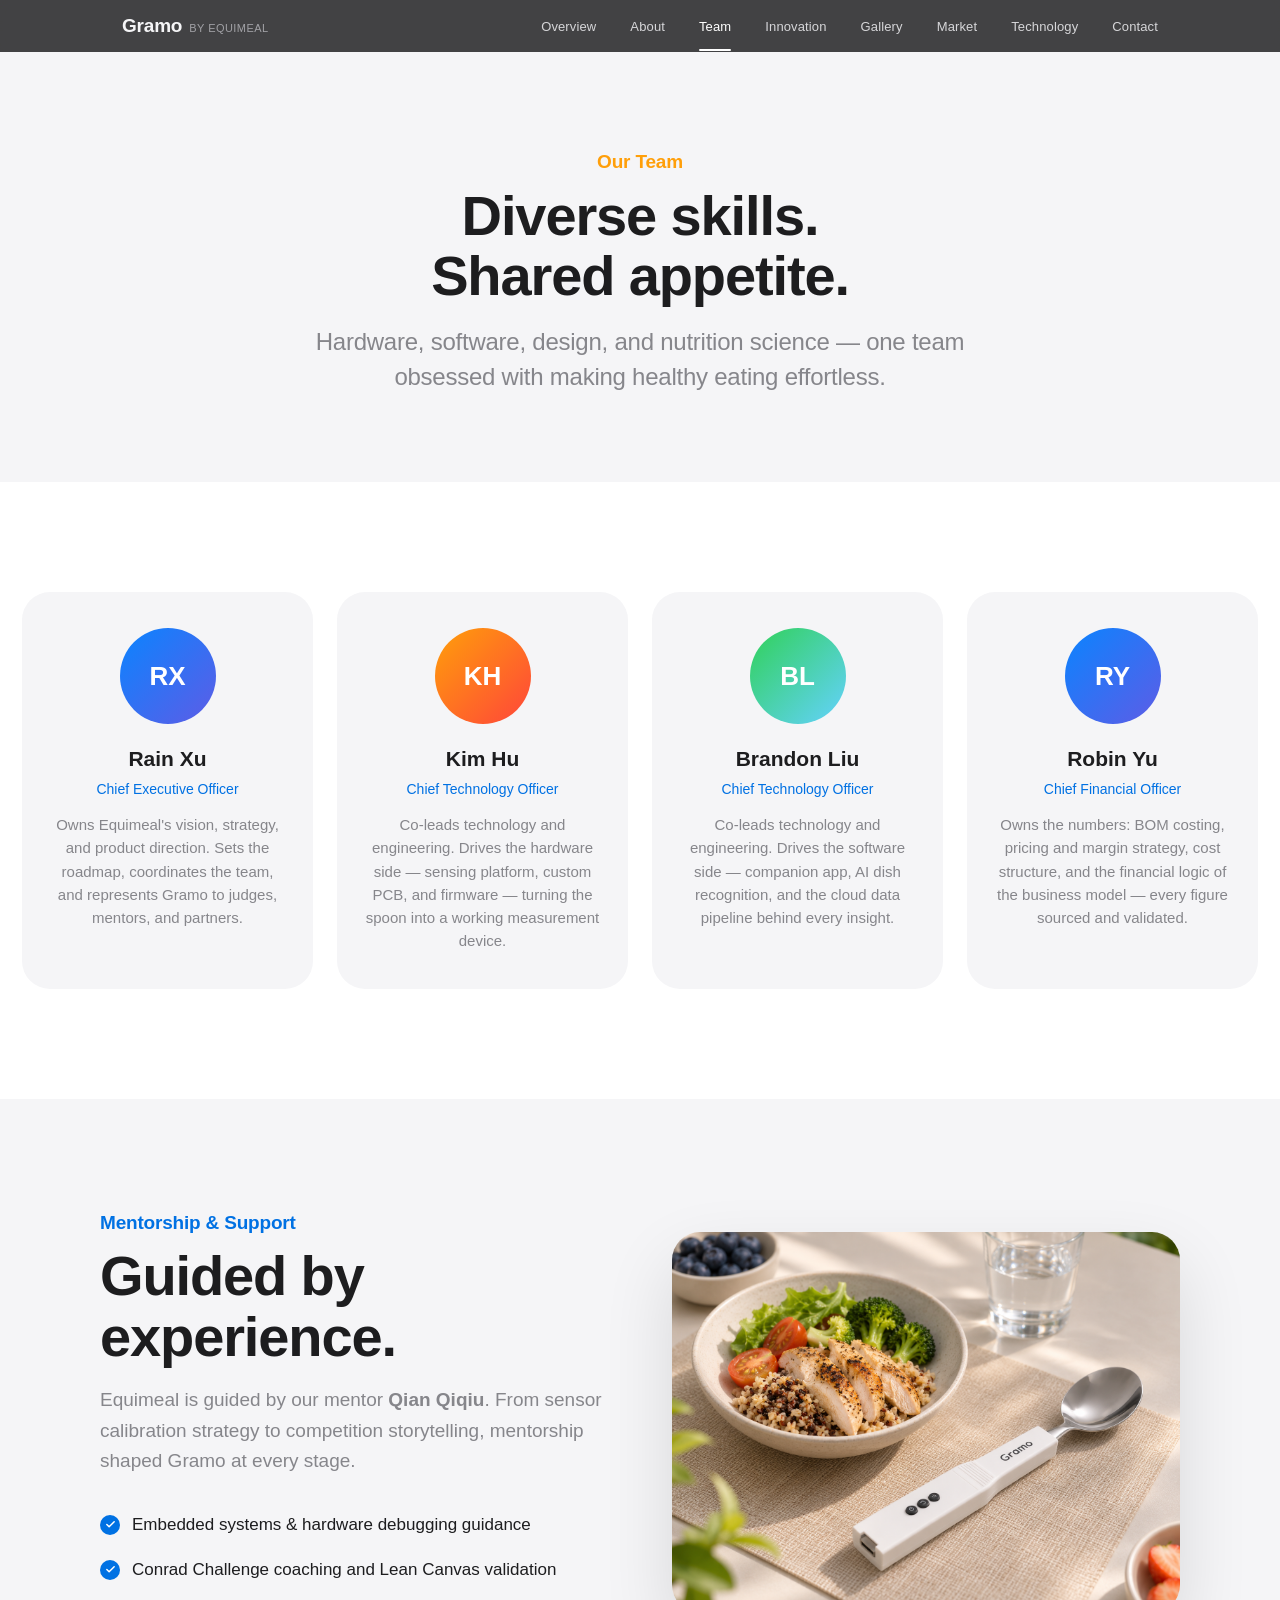
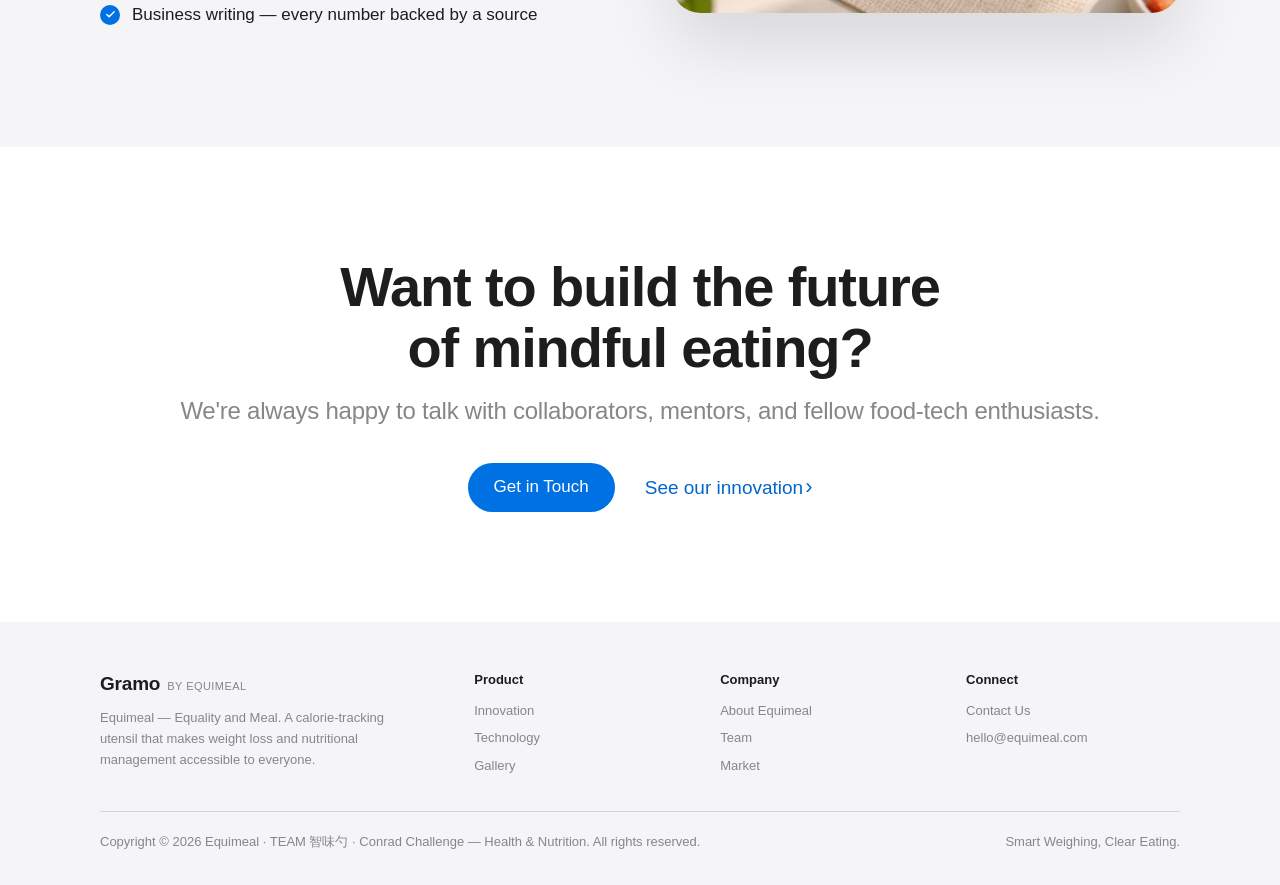
<file: team.html>
<!DOCTYPE html>
<html lang="en">
<head>
  <meta charset="UTF-8">
  <meta name="viewport" content="width=device-width, initial-scale=1.0">
  <meta name="description" content="Meet the Equimeal team — the engineers, designers, and health enthusiasts behind Gramo, the smart spoon.">
  <title>Team — Equimeal</title>
  <link rel="stylesheet" href="css/main.css">
</head>
<body>

  <nav class="navbar">
    <div class="nav-container">
      <a href="index.html" class="nav-logo">Gramo <small>by Equimeal</small></a>
      <ul class="nav-menu">
        <li><a href="index.html" class="nav-link">Overview</a></li>
        <li><a href="about.html" class="nav-link">About</a></li>
        <li><a href="team.html" class="nav-link active">Team</a></li>
        <li><a href="innovation.html" class="nav-link">Innovation</a></li>
        <li><a href="gallery.html" class="nav-link">Gallery</a></li>
        <li><a href="market.html" class="nav-link">Market</a></li>
        <li><a href="technology.html" class="nav-link">Technology</a></li>
        <li><a href="contact.html" class="nav-link">Contact</a></li>
      </ul>
      <button class="menu-toggle" aria-label="Menu"><span></span><span></span></button>
    </div>
  </nav>

  <header class="page-hero">
    <p class="eyebrow">Our Team</p>
    <h1 class="h-section">Diverse skills.<br>Shared appetite.</h1>
    <p class="h-sub">Hardware, software, design, and nutrition science — one team obsessed with making healthy eating effortless.</p>
  </header>

  <section class="section">
    <div class="container wide">
      <div class="grid grid-4">
        <div class="member reveal">
          <div class="avatar" style="font-size: 26px;">RX</div>
          <h3>Rain Xu</h3>
          <p class="role">Chief Executive Officer</p>
          <p>Owns Equimeal's vision, strategy, and product direction. Sets the roadmap, coordinates the team, and represents Gramo to judges, mentors, and partners.</p>
        </div>
        <div class="member reveal d1">
          <div class="avatar" style="font-size: 26px;">KH</div>
          <h3>Kim Hu</h3>
          <p class="role">Chief Technology Officer</p>
          <p>Co-leads technology and engineering. Drives the hardware side — sensing platform, custom PCB, and firmware — turning the spoon into a working measurement device.</p>
        </div>
        <div class="member reveal d2">
          <div class="avatar" style="font-size: 26px;">BL</div>
          <h3>Brandon Liu</h3>
          <p class="role">Chief Technology Officer</p>
          <p>Co-leads technology and engineering. Drives the software side — companion app, AI dish recognition, and the cloud data pipeline behind every insight.</p>
        </div>
        <div class="member reveal d3">
          <div class="avatar" style="font-size: 26px;">RY</div>
          <h3>Robin Yu</h3>
          <p class="role">Chief Financial Officer</p>
          <p>Owns the numbers: BOM costing, pricing and margin strategy, cost structure, and the financial logic of the business model — every figure sourced and validated.</p>
        </div>
      </div>
    </div>
  </section>

  <!-- Mentorship -->
  <section class="section gray">
    <div class="container">
      <div class="split">
        <div class="copy reveal">
          <p class="eyebrow blue">Mentorship & Support</p>
          <h2 class="h-section">Guided by experience.</h2>
          <p class="lede">Equimeal is guided by our mentor <strong>Qian Qiqiu</strong>. From sensor calibration strategy to competition storytelling, mentorship shaped Gramo at every stage.</p>
          <ul class="check-list">
            <li>Embedded systems &amp; hardware debugging guidance</li>
            <li>Conrad Challenge coaching and Lean Canvas validation</li>
            <li>Business writing — every number backed by a source</li>
          </ul>
        </div>
        <div class="media reveal d1">
          <img src="assets/meal-flatlay.jpg" alt="A healthy meal with the Gramo spoon beside it" style="border-radius: 28px; box-shadow: 0 30px 70px rgba(0,0,0,0.12);">
        </div>
      </div>
    </div>
  </section>

  <!-- Join CTA -->
  <section class="section">
    <div class="container cta reveal">
      <h2 class="h-section">Want to build the future<br>of mindful eating?</h2>
      <p class="h-sub">We're always happy to talk with collaborators, mentors, and fellow food-tech enthusiasts.</p>
      <div class="row">
        <a href="contact.html" class="btn btn-primary">Get in Touch</a>
        <a href="innovation.html" class="link-chevron">See our innovation</a>
      </div>
    </div>
  </section>

  <footer class="footer">
    <div class="container">
      <div class="footer-grid">
        <div class="footer-brand">
          <a href="index.html" class="nav-logo">Gramo <small>by Equimeal</small></a>
          <p>Equimeal — Equality and Meal. A calorie-tracking utensil that makes weight loss and nutritional management accessible to everyone.</p>
        </div>
        <div>
          <h4>Product</h4>
          <ul class="footer-links">
            <li><a href="innovation.html">Innovation</a></li>
            <li><a href="technology.html">Technology</a></li>
            <li><a href="gallery.html">Gallery</a></li>
          </ul>
        </div>
        <div>
          <h4>Company</h4>
          <ul class="footer-links">
            <li><a href="about.html">About Equimeal</a></li>
            <li><a href="team.html">Team</a></li>
            <li><a href="market.html">Market</a></li>
          </ul>
        </div>
        <div>
          <h4>Connect</h4>
          <ul class="footer-links">
            <li><a href="contact.html">Contact Us</a></li>
            <li><a href="mailto:hello@equimeal.com">hello@equimeal.com</a></li>
          </ul>
        </div>
      </div>
      <div class="footer-bottom">
        <span>Copyright © 2026 Equimeal · TEAM 智味勺 · Conrad Challenge — Health &amp; Nutrition. All rights reserved.</span>
        <span>Smart Weighing, Clear Eating.</span>
      </div>
    </div>
  </footer>

  <script src="js/main.js"></script>
</body>
</html>
</file>
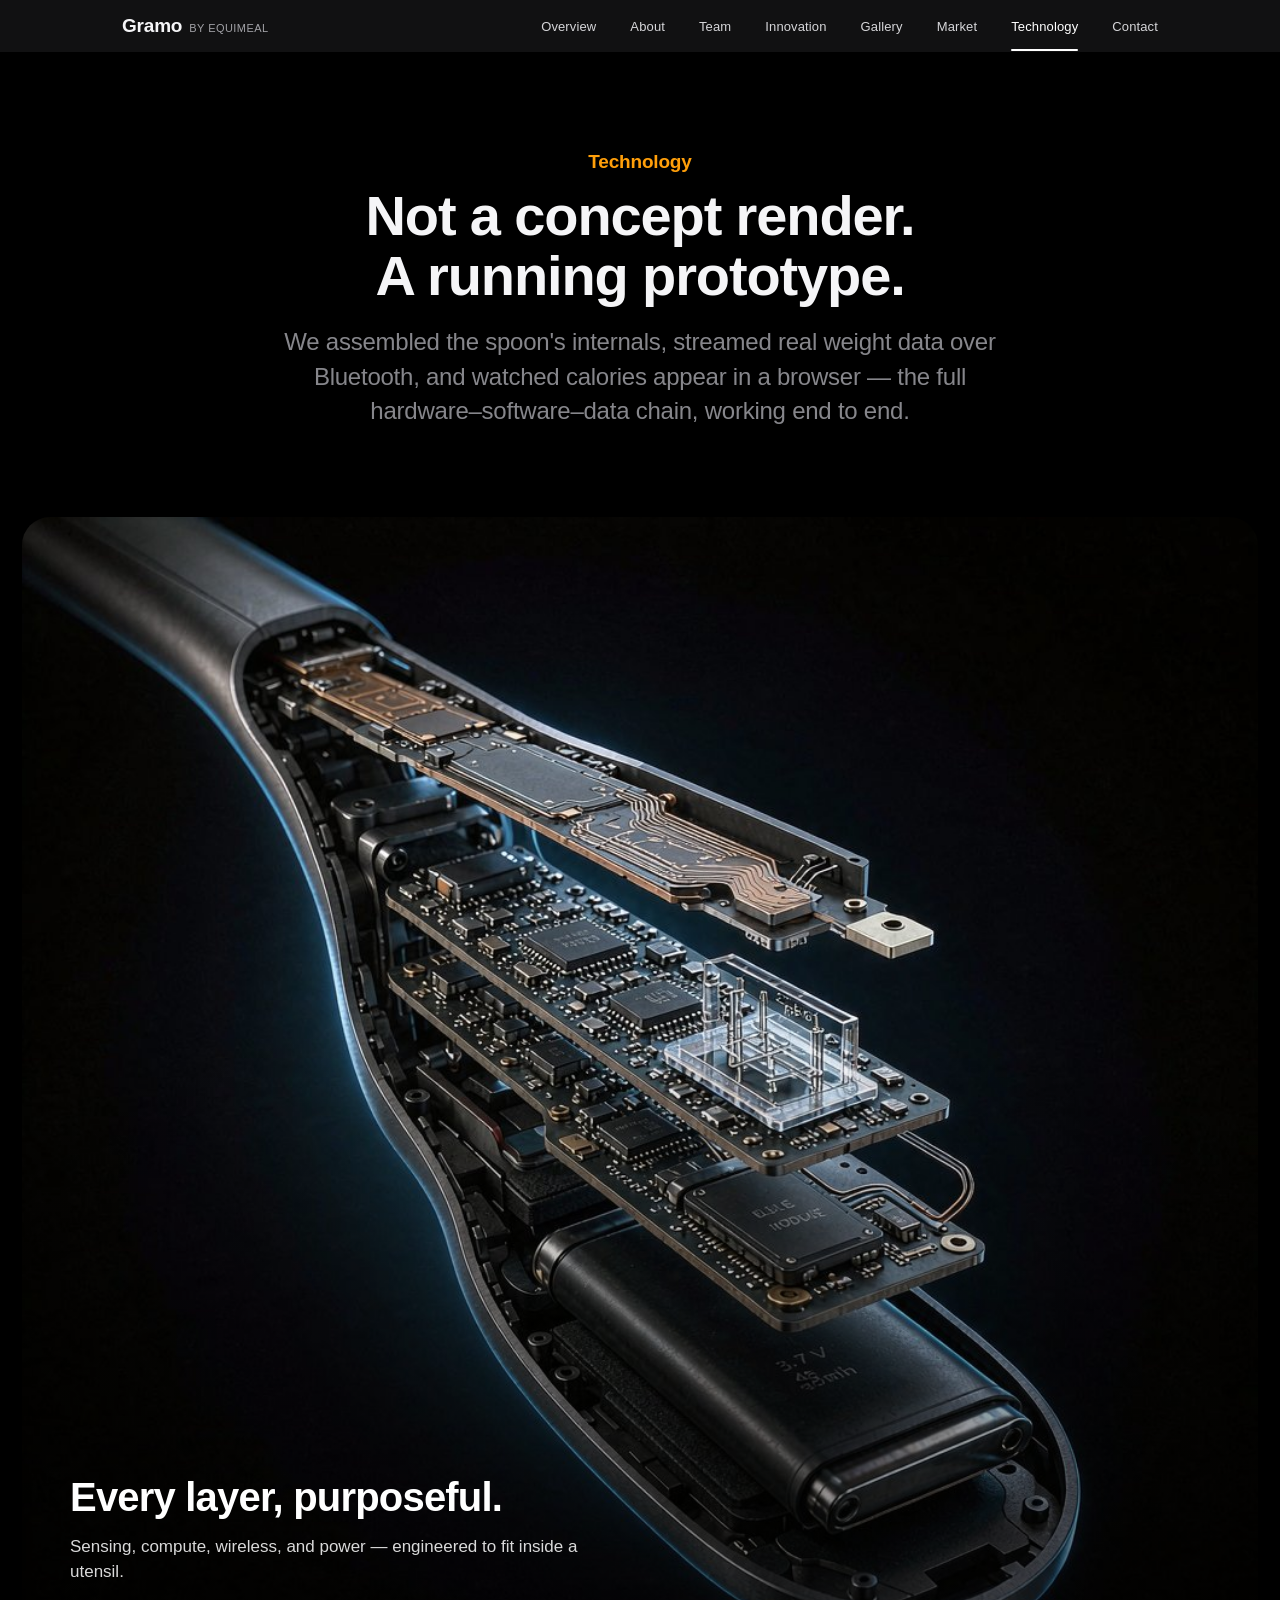
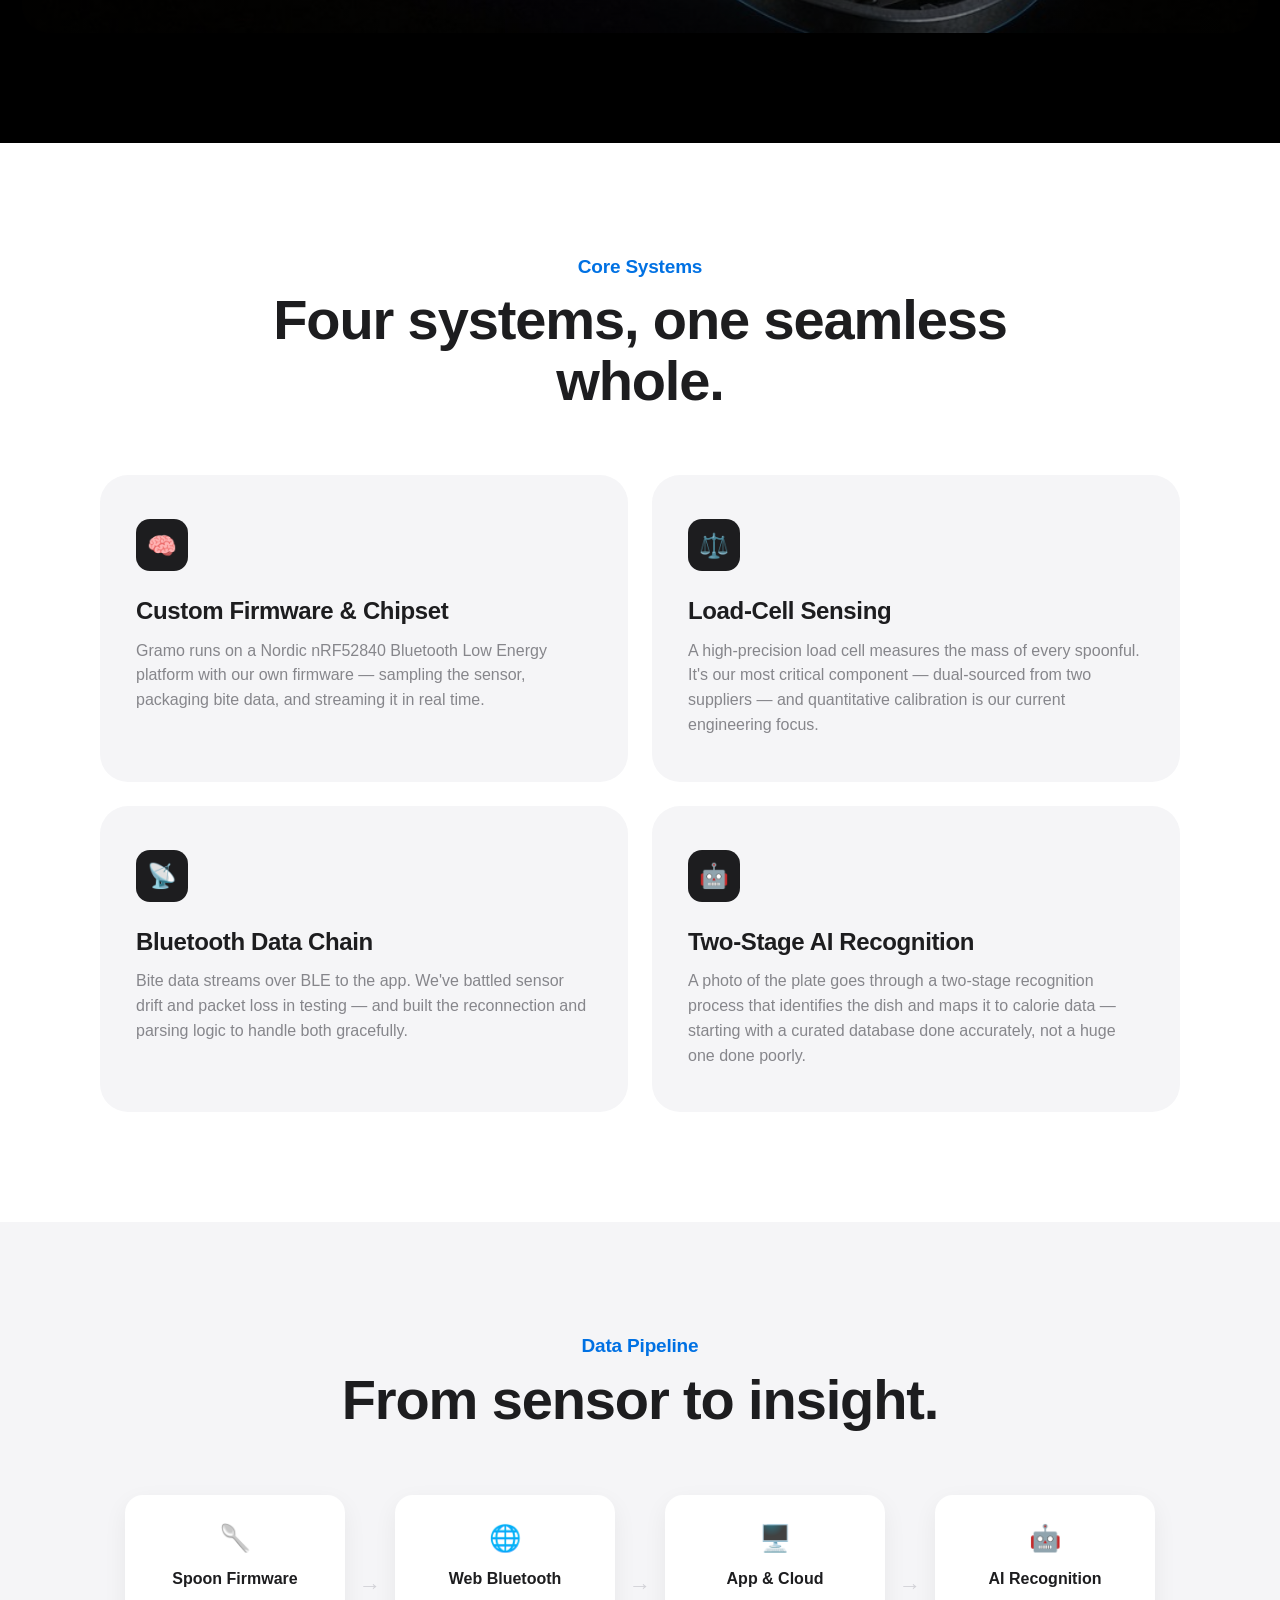
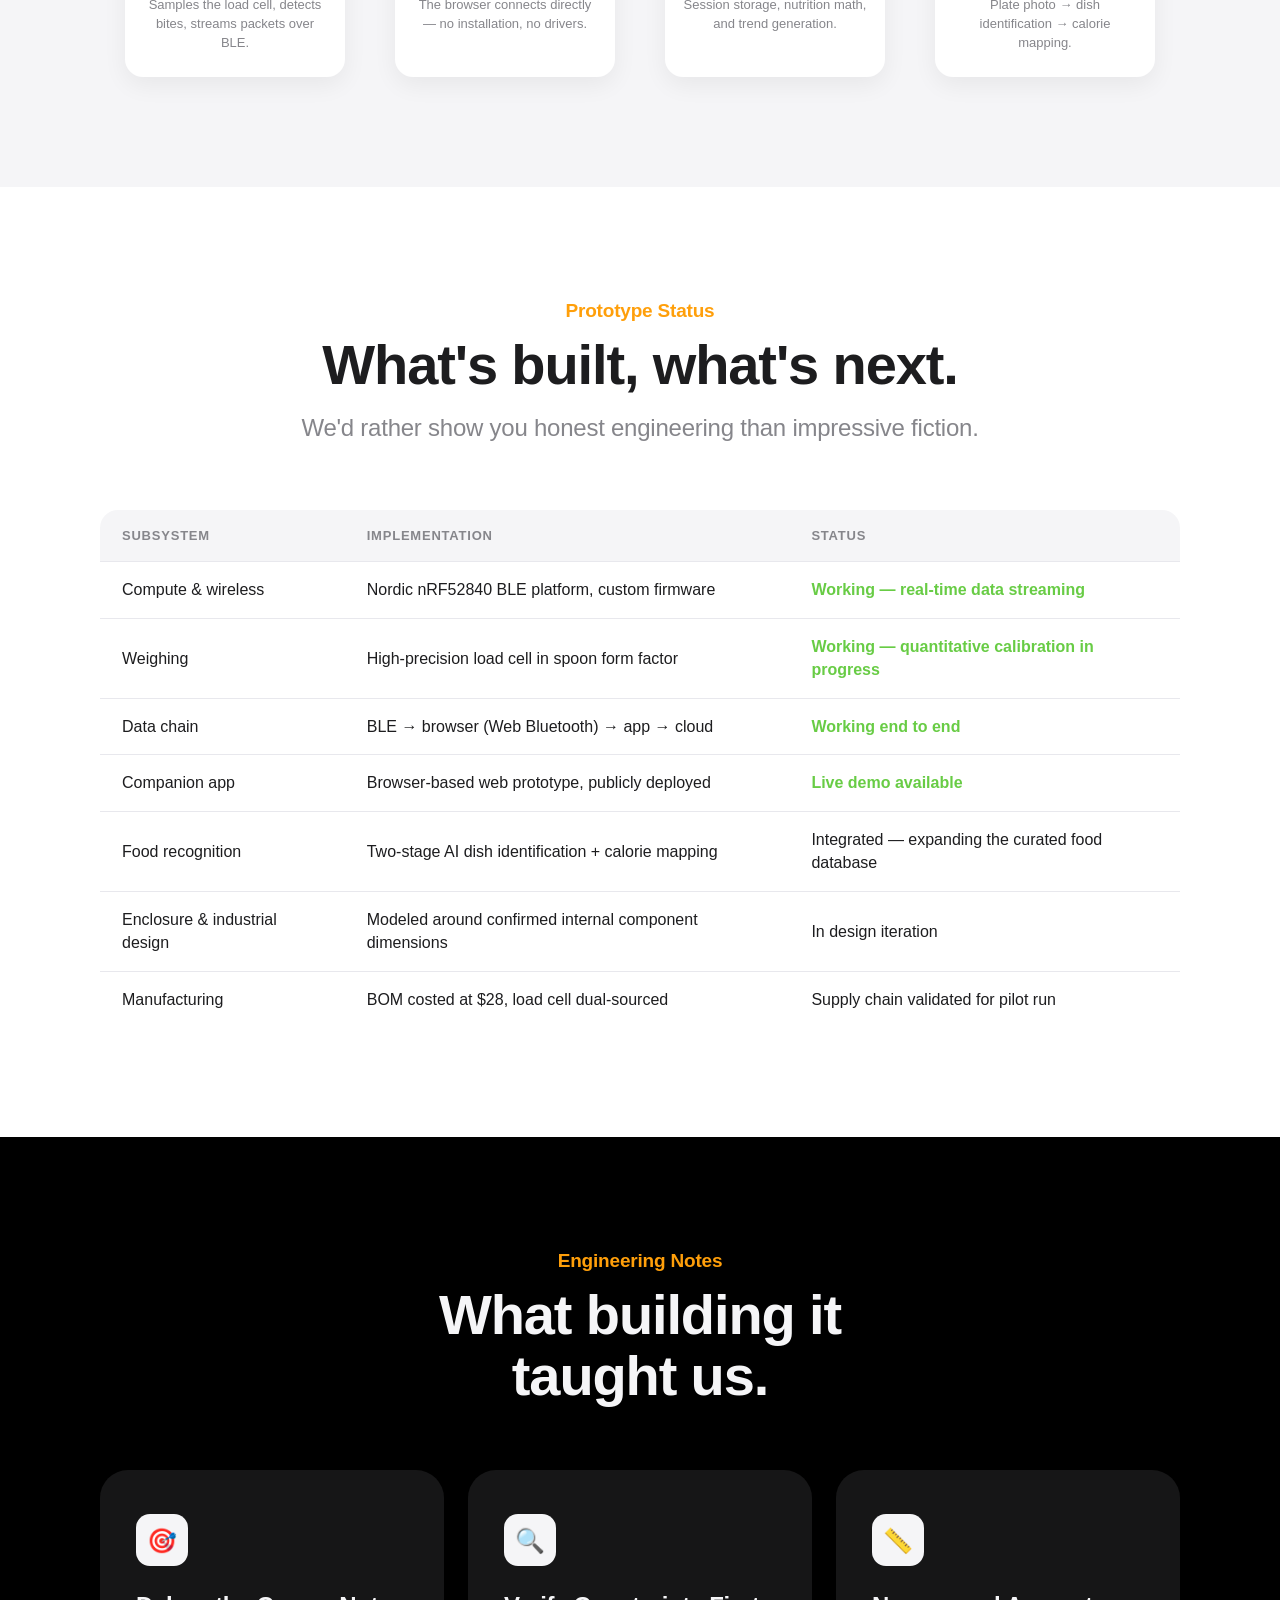
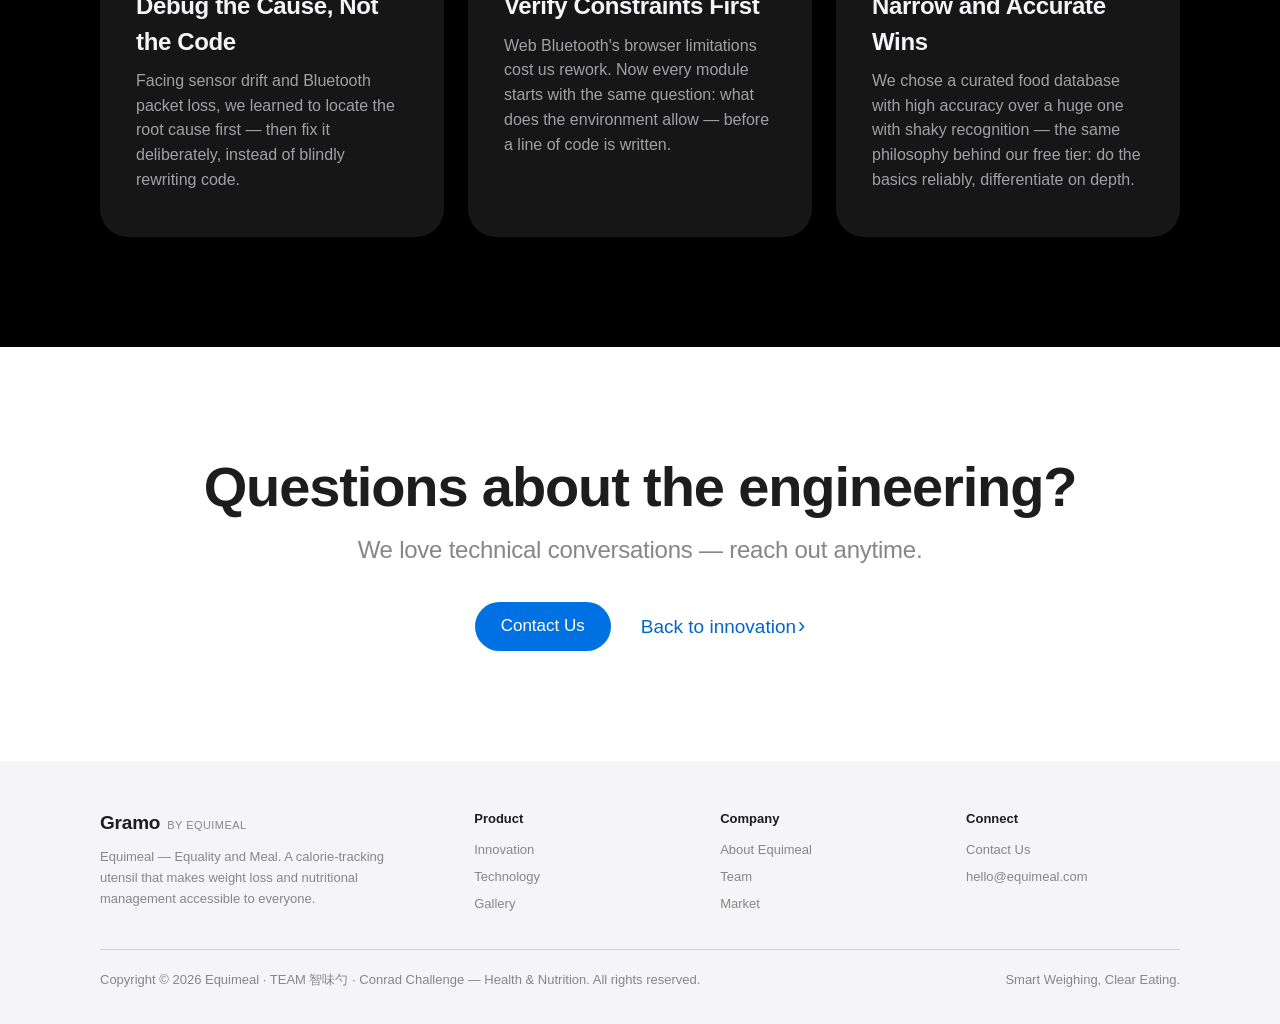
<file: technology.html>
<!DOCTYPE html>
<html lang="en">
<head>
  <meta charset="UTF-8">
  <meta name="viewport" content="width=device-width, initial-scale=1.0">
  <meta name="description" content="Gramo technology — a working prototype: load-cell sensing, Bluetooth data chain, browser app, and two-stage AI dish recognition.">
  <title>Technology — Gramo by Equimeal</title>
  <link rel="stylesheet" href="css/main.css">
</head>
<body>

  <nav class="navbar">
    <div class="nav-container">
      <a href="index.html" class="nav-logo">Gramo <small>by Equimeal</small></a>
      <ul class="nav-menu">
        <li><a href="index.html" class="nav-link">Overview</a></li>
        <li><a href="about.html" class="nav-link">About</a></li>
        <li><a href="team.html" class="nav-link">Team</a></li>
        <li><a href="innovation.html" class="nav-link">Innovation</a></li>
        <li><a href="gallery.html" class="nav-link">Gallery</a></li>
        <li><a href="market.html" class="nav-link">Market</a></li>
        <li><a href="technology.html" class="nav-link active">Technology</a></li>
        <li><a href="contact.html" class="nav-link">Contact</a></li>
      </ul>
      <button class="menu-toggle" aria-label="Menu"><span></span><span></span></button>
    </div>
  </nav>

  <header class="page-hero dark">
    <p class="eyebrow">Technology</p>
    <h1 class="h-section">Not a concept render.<br>A running prototype.</h1>
    <p class="h-sub">We assembled the spoon's internals, streamed real weight data over Bluetooth, and watched calories appear in a browser — the full hardware–software–data chain, working end to end.</p>
  </header>

  <!-- Exploded image -->
  <section class="section dark" style="padding-top: 0;">
    <div class="container wide">
      <div class="banner reveal">
        <img src="assets/tech-detail.jpg" alt="Exploded engineering view of Gramo's electronics">
        <div class="caption">
          <h3>Every layer, purposeful.</h3>
          <p>Sensing, compute, wireless, and power — engineered to fit inside a utensil.</p>
        </div>
      </div>
    </div>
  </section>

  <!-- Core systems -->
  <section class="section">
    <div class="container">
      <div class="section-head reveal">
        <p class="eyebrow blue">Core Systems</p>
        <h2 class="h-section">Four systems, one seamless whole.</h2>
      </div>
      <div class="grid grid-2">
        <div class="card reveal">
          <div class="card-icon">🧠</div>
          <h3>Custom Firmware &amp; Chipset</h3>
          <p>Gramo runs on a Nordic nRF52840 Bluetooth Low Energy platform with our own firmware — sampling the sensor, packaging bite data, and streaming it in real time.</p>
        </div>
        <div class="card reveal d1">
          <div class="card-icon">⚖️</div>
          <h3>Load-Cell Sensing</h3>
          <p>A high-precision load cell measures the mass of every spoonful. It's our most critical component — dual-sourced from two suppliers — and quantitative calibration is our current engineering focus.</p>
        </div>
        <div class="card reveal">
          <div class="card-icon">📡</div>
          <h3>Bluetooth Data Chain</h3>
          <p>Bite data streams over BLE to the app. We've battled sensor drift and packet loss in testing — and built the reconnection and parsing logic to handle both gracefully.</p>
        </div>
        <div class="card reveal d1">
          <div class="card-icon">🤖</div>
          <h3>Two-Stage AI Recognition</h3>
          <p>A photo of the plate goes through a two-stage recognition process that identifies the dish and maps it to calorie data — starting with a curated database done accurately, not a huge one done poorly.</p>
        </div>
      </div>
    </div>
  </section>

  <!-- Data pipeline -->
  <section class="section gray">
    <div class="container">
      <div class="section-head reveal">
        <p class="eyebrow blue">Data Pipeline</p>
        <h2 class="h-section">From sensor to insight.</h2>
      </div>
      <div class="flow reveal">
        <div class="node">
          <div class="n-icon">🥄</div>
          <h4>Spoon Firmware</h4>
          <p>Samples the load cell, detects bites, streams packets over BLE.</p>
        </div>
        <div class="arrow">→</div>
        <div class="node">
          <div class="n-icon">🌐</div>
          <h4>Web Bluetooth</h4>
          <p>The browser connects directly — no installation, no drivers.</p>
        </div>
        <div class="arrow">→</div>
        <div class="node">
          <div class="n-icon">🖥️</div>
          <h4>App &amp; Cloud</h4>
          <p>Session storage, nutrition math, and trend generation.</p>
        </div>
        <div class="arrow">→</div>
        <div class="node">
          <div class="n-icon">🤖</div>
          <h4>AI Recognition</h4>
          <p>Plate photo → dish identification → calorie mapping.</p>
        </div>
      </div>
    </div>
  </section>

  <!-- Specs: honest prototype status -->
  <section class="section">
    <div class="container">
      <div class="section-head reveal">
        <p class="eyebrow">Prototype Status</p>
        <h2 class="h-section">What's built, what's next.</h2>
        <p class="h-sub">We'd rather show you honest engineering than impressive fiction.</p>
      </div>
      <div class="table-wrap reveal">
        <table class="spec">
          <thead>
            <tr>
              <th>Subsystem</th>
              <th>Implementation</th>
              <th>Status</th>
            </tr>
          </thead>
          <tbody>
            <tr>
              <td>Compute &amp; wireless</td>
              <td>Nordic nRF52840 BLE platform, custom firmware</td>
              <td class="hl-win">Working — real-time data streaming</td>
            </tr>
            <tr>
              <td>Weighing</td>
              <td>High-precision load cell in spoon form factor</td>
              <td class="hl-win">Working — quantitative calibration in progress</td>
            </tr>
            <tr>
              <td>Data chain</td>
              <td>BLE → browser (Web Bluetooth) → app → cloud</td>
              <td class="hl-win">Working end to end</td>
            </tr>
            <tr>
              <td>Companion app</td>
              <td>Browser-based web prototype, publicly deployed</td>
              <td class="hl-win">Live demo available</td>
            </tr>
            <tr>
              <td>Food recognition</td>
              <td>Two-stage AI dish identification + calorie mapping</td>
              <td>Integrated — expanding the curated food database</td>
            </tr>
            <tr>
              <td>Enclosure &amp; industrial design</td>
              <td>Modeled around confirmed internal component dimensions</td>
              <td>In design iteration</td>
            </tr>
            <tr>
              <td>Manufacturing</td>
              <td>BOM costed at $28, load cell dual-sourced</td>
              <td>Supply chain validated for pilot run</td>
            </tr>
          </tbody>
        </table>
      </div>
    </div>
  </section>

  <!-- Engineering lessons -->
  <section class="section dark">
    <div class="container">
      <div class="section-head reveal">
        <p class="eyebrow">Engineering Notes</p>
        <h2 class="h-section">What building it<br>taught us.</h2>
      </div>
      <div class="grid grid-3">
        <div class="card reveal">
          <div class="card-icon">🎯</div>
          <h3>Debug the Cause, Not the Code</h3>
          <p>Facing sensor drift and Bluetooth packet loss, we learned to locate the root cause first — then fix it deliberately, instead of blindly rewriting code.</p>
        </div>
        <div class="card reveal d1">
          <div class="card-icon">🔍</div>
          <h3>Verify Constraints First</h3>
          <p>Web Bluetooth's browser limitations cost us rework. Now every module starts with the same question: what does the environment allow — before a line of code is written.</p>
        </div>
        <div class="card reveal d2">
          <div class="card-icon">📏</div>
          <h3>Narrow and Accurate Wins</h3>
          <p>We chose a curated food database with high accuracy over a huge one with shaky recognition — the same philosophy behind our free tier: do the basics reliably, differentiate on depth.</p>
        </div>
      </div>
    </div>
  </section>

  <!-- CTA -->
  <section class="section">
    <div class="container cta reveal">
      <h2 class="h-section">Questions about the engineering?</h2>
      <p class="h-sub">We love technical conversations — reach out anytime.</p>
      <div class="row">
        <a href="contact.html" class="btn btn-primary">Contact Us</a>
        <a href="innovation.html" class="link-chevron">Back to innovation</a>
      </div>
    </div>
  </section>

  <footer class="footer">
    <div class="container">
      <div class="footer-grid">
        <div class="footer-brand">
          <a href="index.html" class="nav-logo">Gramo <small>by Equimeal</small></a>
          <p>Equimeal — Equality and Meal. A calorie-tracking utensil that makes weight loss and nutritional management accessible to everyone.</p>
        </div>
        <div>
          <h4>Product</h4>
          <ul class="footer-links">
            <li><a href="innovation.html">Innovation</a></li>
            <li><a href="technology.html">Technology</a></li>
            <li><a href="gallery.html">Gallery</a></li>
          </ul>
        </div>
        <div>
          <h4>Company</h4>
          <ul class="footer-links">
            <li><a href="about.html">About Equimeal</a></li>
            <li><a href="team.html">Team</a></li>
            <li><a href="market.html">Market</a></li>
          </ul>
        </div>
        <div>
          <h4>Connect</h4>
          <ul class="footer-links">
            <li><a href="contact.html">Contact Us</a></li>
            <li><a href="mailto:hello@equimeal.com">hello@equimeal.com</a></li>
          </ul>
        </div>
      </div>
      <div class="footer-bottom">
        <span>Copyright © 2026 Equimeal · TEAM 智味勺 · Conrad Challenge — Health &amp; Nutrition. All rights reserved.</span>
        <span>Smart Weighing, Clear Eating.</span>
      </div>
    </div>
  </footer>

  <script src="js/main.js"></script>
</body>
</html>
</file>
<file: css/main.css>
/* =============================================
   Gramo by Equimeal — Apple-inspired Design System
   ============================================= */

:root {
  /* Apple palette */
  --white: #ffffff;
  --gray-bg: #f5f5f7;
  --black: #000000;
  --ink: #1d1d1f;
  --gray-text: #86868b;
  --gray-border: #d2d2d7;
  --blue: #0071e3;
  --blue-hover: #0077ed;
  --link: #0066cc;
  --green: #68cc45;
  --orange: #ff9f0a;

  --font: -apple-system, BlinkMacSystemFont, "SF Pro Display", "SF Pro Text",
    "Helvetica Neue", "Segoe UI", Inter, Arial, sans-serif;

  --nav-h: 52px;
  --container: 1080px;
  --container-wide: 1280px;
  --section-pad: 110px;
  --radius-lg: 28px;
  --radius-md: 18px;

  --ease: cubic-bezier(0.28, 0.11, 0.32, 1);
}

/* ---------- Reset ---------- */
* { margin: 0; padding: 0; box-sizing: border-box; }

html { scroll-behavior: smooth; }

body {
  font-family: var(--font);
  font-size: 17px;
  line-height: 1.47;
  color: var(--ink);
  background: var(--white);
  -webkit-font-smoothing: antialiased;
  -moz-osx-font-smoothing: grayscale;
  overflow-x: hidden;
}

img { max-width: 100%; height: auto; display: block; }
a { text-decoration: none; color: inherit; }
ul { list-style: none; }
button { font-family: inherit; border: none; cursor: pointer; background: none; }

/* ---------- Typography helpers ---------- */
.eyebrow {
  font-size: 19px;
  font-weight: 600;
  color: var(--orange);
  margin-bottom: 10px;
  letter-spacing: -0.01em;
}
.eyebrow.blue { color: var(--blue); }

.h-hero {
  font-size: clamp(48px, 8vw, 88px);
  font-weight: 700;
  letter-spacing: -0.025em;
  line-height: 1.05;
}

.h-section {
  font-size: clamp(32px, 4.6vw, 56px);
  font-weight: 700;
  letter-spacing: -0.02em;
  line-height: 1.08;
}

.h-sub {
  font-size: clamp(19px, 2.2vw, 24px);
  font-weight: 400;
  color: var(--gray-text);
  line-height: 1.45;
  letter-spacing: -0.01em;
}

.lede {
  font-size: 19px;
  color: var(--gray-text);
  line-height: 1.6;
  max-width: 680px;
}

/* ---------- Links & Buttons ---------- */
.link-chevron {
  color: var(--link);
  font-size: 19px;
  font-weight: 400;
  display: inline-flex;
  align-items: center;
  gap: 2px;
  transition: color 0.25s var(--ease);
}
.link-chevron::after {
  content: "›";
  font-size: 1.15em;
  line-height: 1;
  transform: translateY(-1px);
}
.link-chevron:hover { text-decoration: underline; }

.btn {
  display: inline-block;
  padding: 12px 26px;
  font-size: 17px;
  font-weight: 400;
  border-radius: 980px;
  transition: background 0.25s var(--ease), transform 0.25s var(--ease);
}
.btn-primary { background: var(--blue); color: #fff; }
.btn-primary:hover { background: var(--blue-hover); }
.btn-outline {
  color: var(--blue);
  box-shadow: inset 0 0 0 1px var(--blue);
}
.btn-outline:hover { background: var(--blue); color: #fff; }
.btn-light { background: #fff; color: var(--ink); }
.btn-light:hover { background: #e8e8ed; }

/* ---------- Navigation (Apple frosted bar) ---------- */
.navbar {
  position: fixed;
  top: 0; left: 0; right: 0;
  z-index: 1000;
  height: var(--nav-h);
  background: rgba(22, 22, 23, 0.8);
  -webkit-backdrop-filter: saturate(180%) blur(20px);
  backdrop-filter: saturate(180%) blur(20px);
  transition: background 0.4s var(--ease);
}

.nav-container {
  max-width: var(--container);
  height: 100%;
  margin: 0 auto;
  padding: 0 22px;
  display: flex;
  align-items: center;
  justify-content: space-between;
}

.nav-logo {
  color: #f5f5f7;
  font-size: 19px;
  font-weight: 600;
  letter-spacing: -0.01em;
  display: flex;
  align-items: baseline;
  gap: 7px;
}
.nav-logo small {
  font-size: 11px;
  font-weight: 400;
  color: #a1a1a6;
  letter-spacing: 0.04em;
  text-transform: uppercase;
}

.nav-menu {
  display: flex;
  align-items: center;
  gap: 34px;
}

.nav-link {
  color: #d6d6d9;
  font-size: 13px;
  font-weight: 400;
  letter-spacing: 0.01em;
  transition: color 0.25s var(--ease);
  position: relative;
}
.nav-link:hover { color: #fff; }
.nav-link.active { color: #fff; }
.nav-link.active::after {
  content: "";
  position: absolute;
  left: 0; right: 0; bottom: -17px;
  height: 2px;
  background: #fff;
  border-radius: 2px;
}

.menu-toggle {
  display: none;
  flex-direction: column;
  gap: 5px;
  padding: 8px;
}
.menu-toggle span {
  width: 20px; height: 1.6px;
  background: #f5f5f7;
  border-radius: 2px;
  transition: transform 0.3s var(--ease), opacity 0.3s var(--ease);
}

/* ---------- Hero ---------- */
.hero {
  min-height: 100vh;
  padding: calc(var(--nav-h) + 64px) 22px 0;
  display: flex;
  flex-direction: column;
  align-items: center;
  text-align: center;
  background: var(--gray-bg);
  overflow: hidden;
}
.hero .h-hero { color: var(--ink); }
.hero-tagline {
  font-size: clamp(21px, 2.6vw, 28px);
  color: var(--gray-text);
  margin-top: 14px;
  font-weight: 400;
  letter-spacing: -0.01em;
}
.hero-links { display: flex; gap: 34px; margin-top: 26px; }
.hero-media {
  margin-top: 56px;
  width: min(860px, 92vw);
}
.hero-media img {
  border-radius: var(--radius-lg);
  box-shadow: 0 40px 90px rgba(0, 0, 0, 0.14);
}
.hero.anim .h-hero,
.hero.anim .hero-tagline,
.hero.anim .hero-links,
.hero.anim .hero-media {
  opacity: 0;
  animation: rise 1s var(--ease) forwards;
}
.hero.anim .hero-tagline { animation-delay: 0.12s; }
.hero.anim .hero-links { animation-delay: 0.24s; }
.hero.anim .hero-media { animation-delay: 0.38s; }

@keyframes rise {
  from { opacity: 0; transform: translateY(34px); }
  to { opacity: 1; transform: translateY(0); }
}

/* Page hero (subpages) */
.page-hero {
  padding: calc(var(--nav-h) + 96px) 22px 88px;
  text-align: center;
  background: var(--gray-bg);
}
.page-hero.dark { background: var(--black); color: #f5f5f7; }
.page-hero .h-sub { margin: 18px auto 0; max-width: 720px; }

/* ---------- Sections ---------- */
.section { padding: var(--section-pad) 22px; }
.section.gray { background: var(--gray-bg); }
.section.dark { background: var(--black); color: #f5f5f7; }
.section.dark .h-section { color: #f5f5f7; }
.section.dark .lede { color: #a1a1a6; }

.container { max-width: var(--container); margin: 0 auto; }
.container.wide { max-width: var(--container-wide); }

.section-head { text-align: center; max-width: 780px; margin: 0 auto 64px; }
.section-head .h-sub { margin-top: 16px; }
.section-head.left { text-align: left; margin-left: 0; }

/* ---------- Cards ---------- */
.grid { display: grid; gap: 24px; }
.grid-2 { grid-template-columns: repeat(2, 1fr); }
.grid-3 { grid-template-columns: repeat(3, 1fr); }
.grid-4 { grid-template-columns: repeat(4, 1fr); }

.card {
  background: var(--gray-bg);
  border-radius: var(--radius-lg);
  padding: 44px 36px;
  transition: transform 0.45s var(--ease), box-shadow 0.45s var(--ease);
}
.card:hover {
  transform: translateY(-6px);
  box-shadow: 0 24px 60px rgba(0, 0, 0, 0.1);
}
.section.gray .card { background: var(--white); }

.card-icon {
  width: 52px; height: 52px;
  border-radius: 14px;
  display: flex; align-items: center; justify-content: center;
  font-size: 24px;
  margin-bottom: 22px;
  background: var(--ink);
  color: #fff;
}
.card h3 {
  font-size: 24px;
  font-weight: 600;
  letter-spacing: -0.015em;
  margin-bottom: 10px;
}
.card p { font-size: 16px; color: var(--gray-text); line-height: 1.55; }

/* Dark cards */
.section.dark .card { background: #161617; }
.section.dark .card h3 { color: #f5f5f7; }
.section.dark .card p { color: #a1a1a6; }
.section.dark .card-icon { background: #f5f5f7; color: #000; }

/* ---------- Split feature rows ---------- */
.split {
  display: grid;
  grid-template-columns: 1fr 1fr;
  gap: 64px;
  align-items: center;
}
.split .media img { border-radius: var(--radius-lg); box-shadow: 0 30px 70px rgba(0,0,0,0.12); }
.split .copy .h-section { margin-bottom: 18px; }
.split .copy .lede { margin-bottom: 26px; }

.check-list li {
  display: flex;
  gap: 12px;
  padding: 10px 0;
  font-size: 17px;
  color: var(--ink);
}
.check-list li::before {
  content: "";
  flex: 0 0 auto;
  width: 20px; height: 20px;
  margin-top: 2px;
  border-radius: 50%;
  background: var(--blue) url('data:image/svg+xml,<svg xmlns="http://www.w3.org/2000/svg" viewBox="0 0 24 24" fill="none" stroke="white" stroke-width="3.2" stroke-linecap="round" stroke-linejoin="round"><polyline points="20 6 9 17 4 12"/></svg>') center/11px no-repeat;
}
.section.dark .check-list li { color: #d6d6d9; }

/* ---------- Stats band ---------- */
.stats {
  display: grid;
  grid-template-columns: repeat(4, 1fr);
  gap: 24px;
  text-align: center;
}
.stat .num {
  font-size: clamp(44px, 5.4vw, 68px);
  font-weight: 700;
  letter-spacing: -0.03em;
  line-height: 1;
}
.stat .num em { font-style: normal; font-size: 0.55em; }
.stat p { margin-top: 10px; font-size: 15px; color: var(--gray-text); }
.section.dark .stat p { color: #a1a1a6; }

/* ---------- Big image banner ---------- */
.banner {
  border-radius: var(--radius-lg);
  overflow: hidden;
  position: relative;
}
.banner img { width: 100%; }
.banner .caption {
  position: absolute;
  inset: 0;
  display: flex;
  flex-direction: column;
  justify-content: flex-end;
  padding: 48px;
  background: linear-gradient(180deg, transparent 45%, rgba(0,0,0,0.55));
  color: #fff;
}
.banner .caption h3 { font-size: clamp(26px, 3.4vw, 40px); font-weight: 700; letter-spacing: -0.02em; }
.banner .caption p { margin-top: 8px; font-size: 17px; color: rgba(255,255,255,0.85); max-width: 520px; }

/* ---------- Timeline ---------- */
.timeline { max-width: 720px; margin: 0 auto; }
.t-item {
  display: grid;
  grid-template-columns: 120px 1fr;
  gap: 28px;
  padding: 28px 0;
  border-bottom: 1px solid var(--gray-border);
}
.t-item:last-child { border-bottom: none; }
.t-item .t-date { font-size: 15px; font-weight: 600; color: var(--blue); }
.t-item h4 { font-size: 20px; font-weight: 600; margin-bottom: 6px; }
.t-item p { font-size: 16px; color: var(--gray-text); }

/* ---------- Team ---------- */
.member {
  background: var(--gray-bg);
  border-radius: var(--radius-lg);
  padding: 36px 28px;
  text-align: center;
  transition: transform 0.45s var(--ease), box-shadow 0.45s var(--ease);
}
.member:hover { transform: translateY(-6px); box-shadow: 0 24px 60px rgba(0,0,0,0.1); }
.avatar {
  width: 96px; height: 96px;
  margin: 0 auto 20px;
  border-radius: 50%;
  display: flex; align-items: center; justify-content: center;
  font-size: 34px; font-weight: 600;
  color: #fff;
  background: linear-gradient(135deg, #0a84ff, #5e5ce6);
}
.member:nth-child(3n+2) .avatar { background: linear-gradient(135deg, #ff9f0a, #ff453a); }
.member:nth-child(3n) .avatar { background: linear-gradient(135deg, #30d158, #64d2ff); }
.member h3 { font-size: 21px; font-weight: 600; }
.member .role { font-size: 14px; color: var(--blue); font-weight: 500; margin: 4px 0 12px; }
.member p { font-size: 15px; color: var(--gray-text); line-height: 1.55; }

/* ---------- Table ---------- */
.table-wrap { overflow-x: auto; border-radius: var(--radius-md); }
table.spec {
  width: 100%;
  border-collapse: collapse;
  font-size: 16px;
  background: var(--white);
}
table.spec th, table.spec td {
  text-align: left;
  padding: 16px 22px;
  border-bottom: 1px solid #e8e8ed;
}
table.spec th {
  font-weight: 600;
  color: var(--gray-text);
  font-size: 13px;
  text-transform: uppercase;
  letter-spacing: 0.06em;
  background: var(--gray-bg);
}
table.spec tr:last-child td { border-bottom: none; }
table.spec td:first-child { font-weight: 500; }
.section.dark table.spec { background: #161617; }
.section.dark table.spec th { background: #1d1d1f; color: #a1a1a6; }
.section.dark table.spec td { border-color: #2c2c2e; color: #d6d6d9; }

/* Comparison highlight */
.hl-win { color: var(--green); font-weight: 600; }

/* ---------- Architecture flow ---------- */
.flow {
  display: flex;
  align-items: stretch;
  gap: 14px;
  flex-wrap: wrap;
  justify-content: center;
}
.flow .node {
  flex: 1 1 160px;
  max-width: 220px;
  background: var(--white);
  border-radius: var(--radius-md);
  padding: 24px 18px;
  text-align: center;
  box-shadow: 0 8px 24px rgba(0,0,0,0.06);
}
.flow .node .n-icon { font-size: 26px; margin-bottom: 10px; }
.flow .node h4 { font-size: 16px; font-weight: 600; margin-bottom: 6px; }
.flow .node p { font-size: 13px; color: var(--gray-text); line-height: 1.45; }
.flow .arrow {
  align-self: center;
  color: var(--gray-border);
  font-size: 22px;
  flex: 0 0 auto;
}

/* ---------- Gallery ---------- */
.gallery-grid {
  display: grid;
  grid-template-columns: repeat(6, 1fr);
  gap: 18px;
}
.g-item {
  border-radius: var(--radius-md);
  overflow: hidden;
  position: relative;
  grid-column: span 2;
  aspect-ratio: 1;
}
.g-item.wide { grid-column: span 3; aspect-ratio: auto; }
.g-item img { width: 100%; height: 100%; object-fit: cover; transition: transform 0.6s var(--ease); }
.g-item:hover img { transform: scale(1.04); }
.g-item .g-tag {
  position: absolute;
  left: 16px; bottom: 14px;
  color: #fff;
  font-size: 13px;
  font-weight: 600;
  letter-spacing: 0.02em;
  text-shadow: 0 2px 12px rgba(0,0,0,0.5);
}
.g-item.tile {
  display: flex; flex-direction: column; justify-content: flex-end;
  padding: 22px; color: #fff;
}
.g-item.tile h4 { font-size: 19px; font-weight: 700; letter-spacing: -0.01em; }
.g-item.tile p { font-size: 13px; opacity: 0.85; margin-top: 4px; }

/* ---------- FAQ ---------- */
.faq { max-width: 760px; margin: 0 auto; }
.faq-item { border-bottom: 1px solid var(--gray-border); }
.faq-q {
  width: 100%;
  display: flex;
  justify-content: space-between;
  align-items: center;
  padding: 22px 4px;
  font-size: 19px;
  font-weight: 500;
  color: var(--ink);
  text-align: left;
  transition: color 0.25s;
}
.faq-q:hover { color: var(--blue); }
.faq-q .fx { font-size: 24px; font-weight: 300; color: var(--gray-text); transition: transform 0.35s var(--ease); }
.faq-item.open .faq-q .fx { transform: rotate(45deg); }
.faq-a {
  max-height: 0;
  overflow: hidden;
  transition: max-height 0.45s var(--ease);
}
.faq-a p { padding: 0 4px 24px; font-size: 16px; color: var(--gray-text); line-height: 1.6; max-width: 640px; }

/* ---------- Contact form ---------- */
.form { max-width: 640px; margin: 0 auto; display: grid; gap: 16px; }
.form .row { display: grid; grid-template-columns: 1fr 1fr; gap: 16px; }
.form input, .form textarea, .form select {
  width: 100%;
  padding: 15px 18px;
  font-size: 16px;
  font-family: inherit;
  color: var(--ink);
  background: var(--white);
  border: 1px solid var(--gray-border);
  border-radius: 14px;
  outline: none;
  transition: border-color 0.25s, box-shadow 0.25s;
}
.form input:focus, .form textarea:focus, .form select:focus {
  border-color: var(--blue);
  box-shadow: 0 0 0 4px rgba(0, 113, 227, 0.15);
}
.form textarea { min-height: 140px; resize: vertical; }
.form .btn { justify-self: start; border: none; }

/* ---------- CTA ---------- */
.cta { text-align: center; }
.cta .h-section { margin-bottom: 16px; }
.cta .h-sub { margin-bottom: 34px; }
.cta .row { display: flex; gap: 30px; justify-content: center; align-items: center; flex-wrap: wrap; }

/* ---------- Footer ---------- */
.footer {
  background: var(--gray-bg);
  padding: 48px 22px 34px;
  font-size: 13px;
  color: var(--gray-text);
}
.footer .container { max-width: var(--container); }
.footer-grid {
  display: grid;
  grid-template-columns: 1.6fr 1fr 1fr 1fr;
  gap: 32px;
  padding-bottom: 28px;
  border-bottom: 1px solid var(--gray-border);
}
.footer h4 {
  font-size: 13px;
  font-weight: 600;
  color: var(--ink);
  margin-bottom: 12px;
}
.footer-links li { margin-bottom: 8px; }
.footer-links a:hover { color: var(--ink); text-decoration: underline; }
.footer-brand .nav-logo { color: var(--ink); margin-bottom: 10px; }
.footer-brand .nav-logo small { color: var(--gray-text); }
.footer-brand p { line-height: 1.6; max-width: 300px; }
.footer-bottom {
  display: flex;
  justify-content: space-between;
  gap: 12px;
  flex-wrap: wrap;
  padding-top: 20px;
}
.footer-bottom a:hover { text-decoration: underline; }

/* ---------- Reveal on scroll ---------- */
.reveal {
  opacity: 0;
  transform: translateY(30px);
  transition: opacity 0.9s var(--ease), transform 0.9s var(--ease);
}
.reveal.in { opacity: 1; transform: translateY(0); }
.reveal.d1 { transition-delay: 0.1s; }
.reveal.d2 { transition-delay: 0.2s; }
.reveal.d3 { transition-delay: 0.3s; }

@media (prefers-reduced-motion: reduce) {
  .reveal { opacity: 1; transform: none; transition: none; }
  .hero.anim * { animation: none !important; opacity: 1 !important; }
}

/* ---------- Responsive ---------- */
@media (max-width: 900px) {
  :root { --section-pad: 76px; }
  .grid-3, .grid-4 { grid-template-columns: repeat(2, 1fr); }
  .stats { grid-template-columns: repeat(2, 1fr); row-gap: 40px; }
  .split { grid-template-columns: 1fr; gap: 36px; }
  .split .media { order: -1; }
  .footer-grid { grid-template-columns: 1fr 1fr; }
  .gallery-grid { grid-template-columns: repeat(2, 1fr); }
  .g-item, .g-item.wide { grid-column: span 1; aspect-ratio: 1; }

  .menu-toggle { display: flex; }
  .nav-menu {
    position: fixed;
    top: var(--nav-h); left: 0; right: 0;
    flex-direction: column;
    align-items: flex-start;
    gap: 0;
    background: rgba(22, 22, 23, 0.96);
    -webkit-backdrop-filter: blur(20px);
    backdrop-filter: blur(20px);
    padding: 12px 30px 26px;
    transform: translateY(-8px);
    opacity: 0;
    pointer-events: none;
    transition: opacity 0.3s var(--ease), transform 0.3s var(--ease);
  }
  .nav-menu.open { opacity: 1; transform: translateY(0); pointer-events: auto; }
  .nav-menu li { width: 100%; }
  .nav-link { display: block; padding: 14px 0; font-size: 17px; border-bottom: 1px solid rgba(255,255,255,0.08); }
  .nav-link.active::after { display: none; }
  .menu-toggle.open span:nth-child(1) { transform: translateY(3.3px) rotate(45deg); }
  .menu-toggle.open span:nth-child(2) { transform: translateY(-3.3px) rotate(-45deg); }
}

@media (max-width: 560px) {
  body { font-size: 16px; }
  .grid-2, .grid-3, .grid-4 { grid-template-columns: 1fr; }
  .form .row { grid-template-columns: 1fr; }
  .t-item { grid-template-columns: 1fr; gap: 6px; }
  .footer-grid { grid-template-columns: 1fr; }
  .hero-links { gap: 22px; }
  .card { padding: 34px 26px; }
}
</file>
